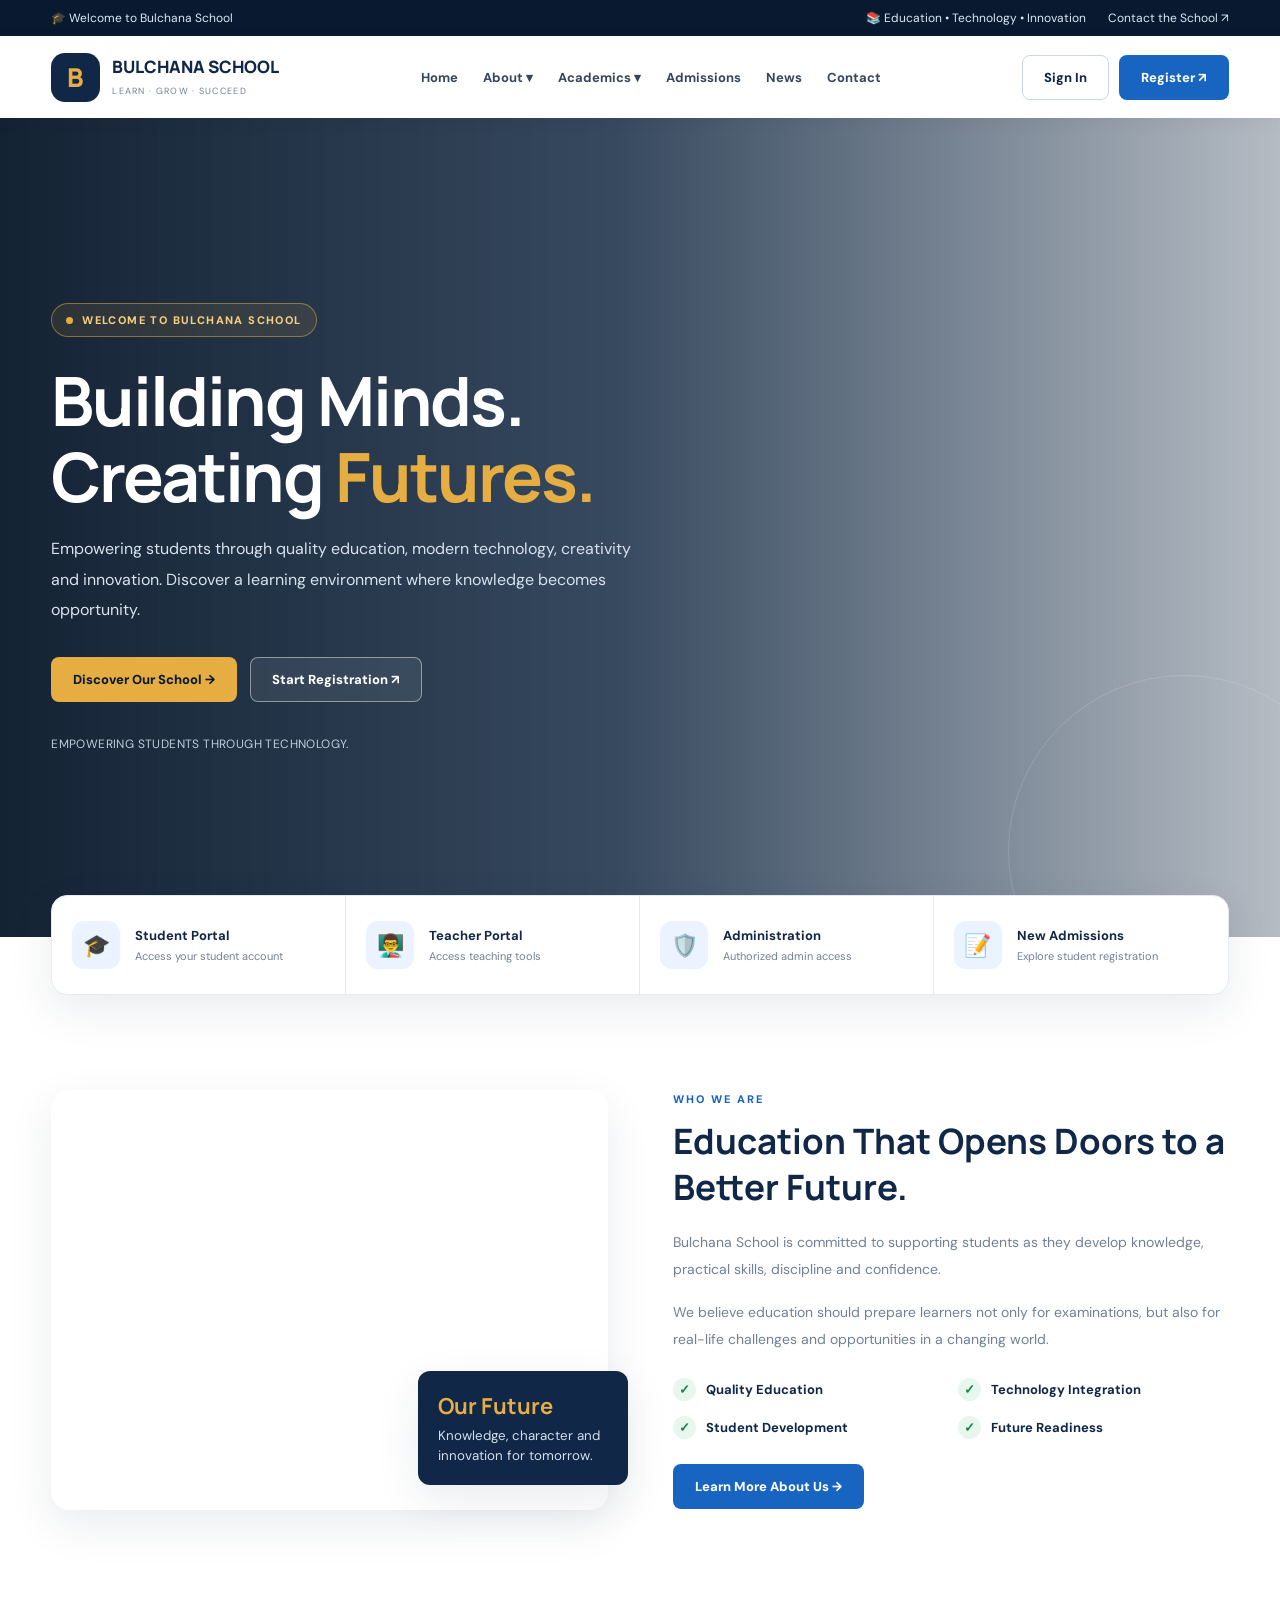
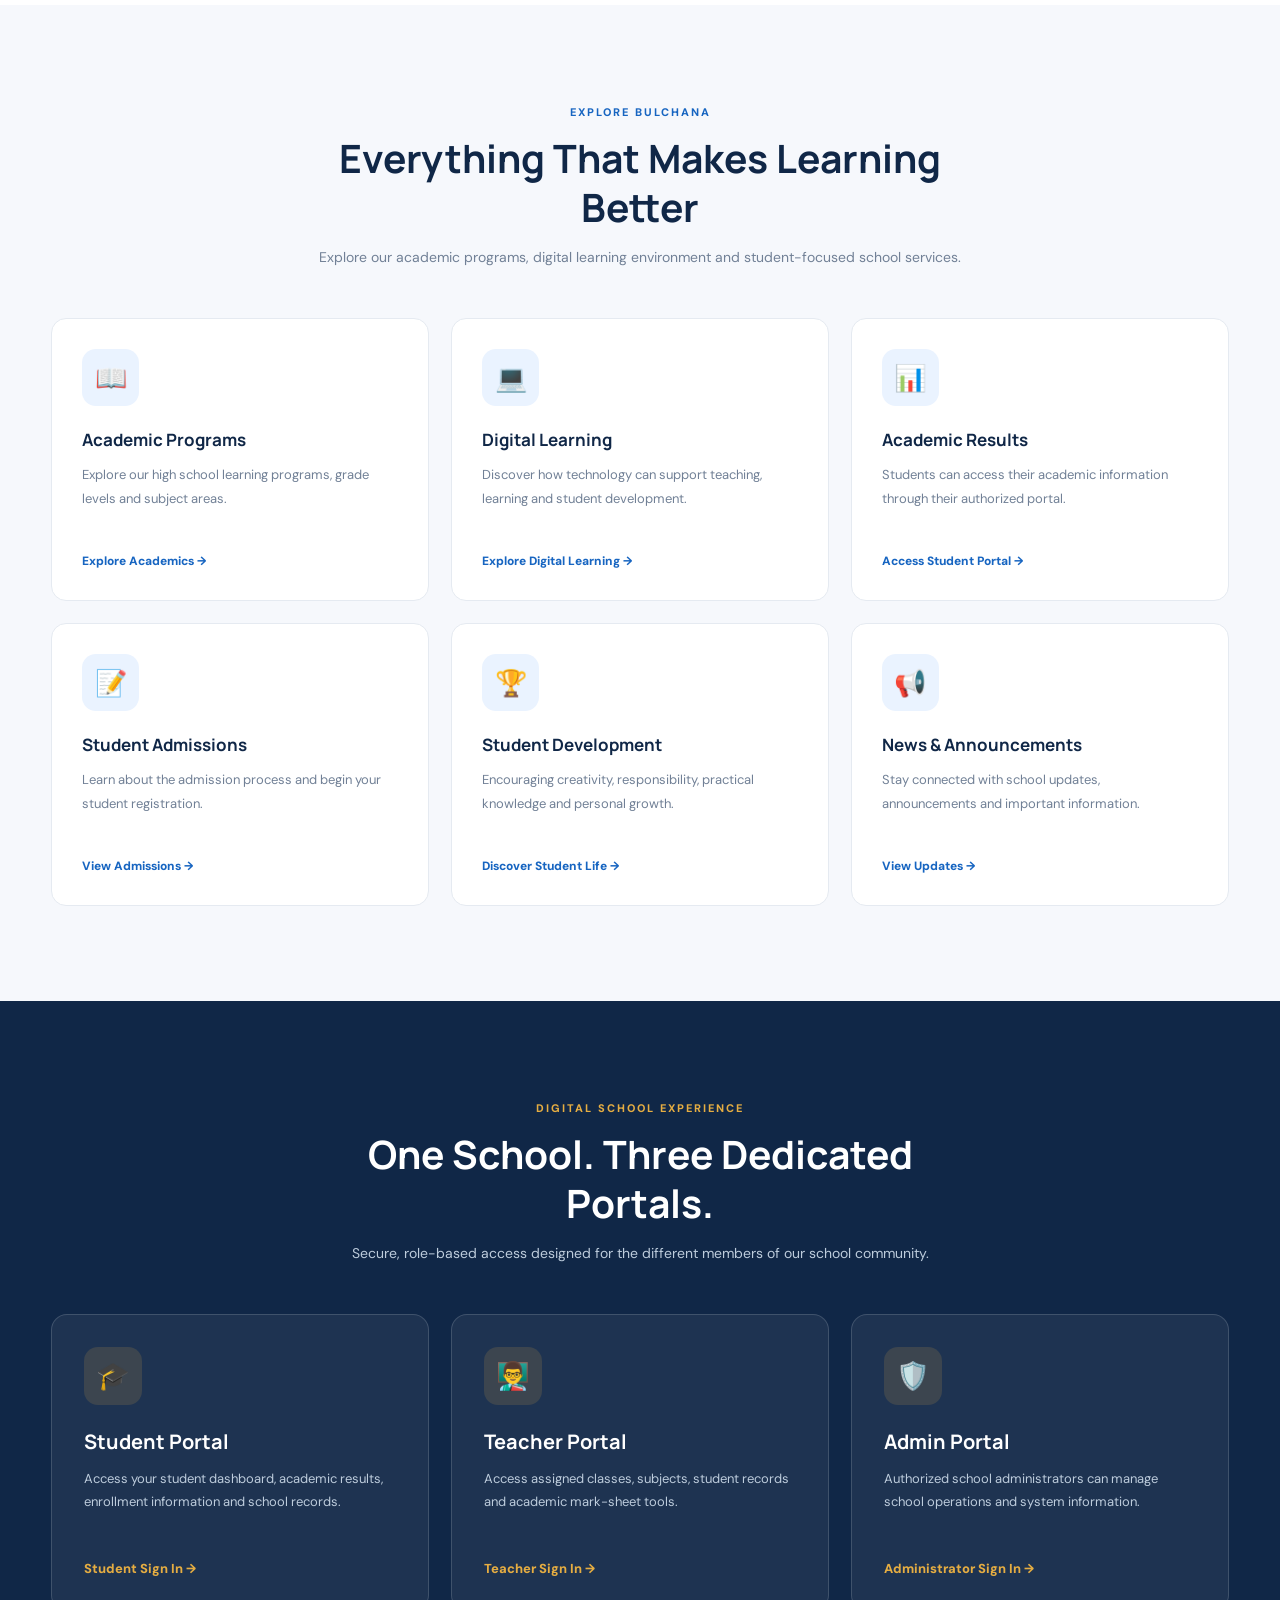
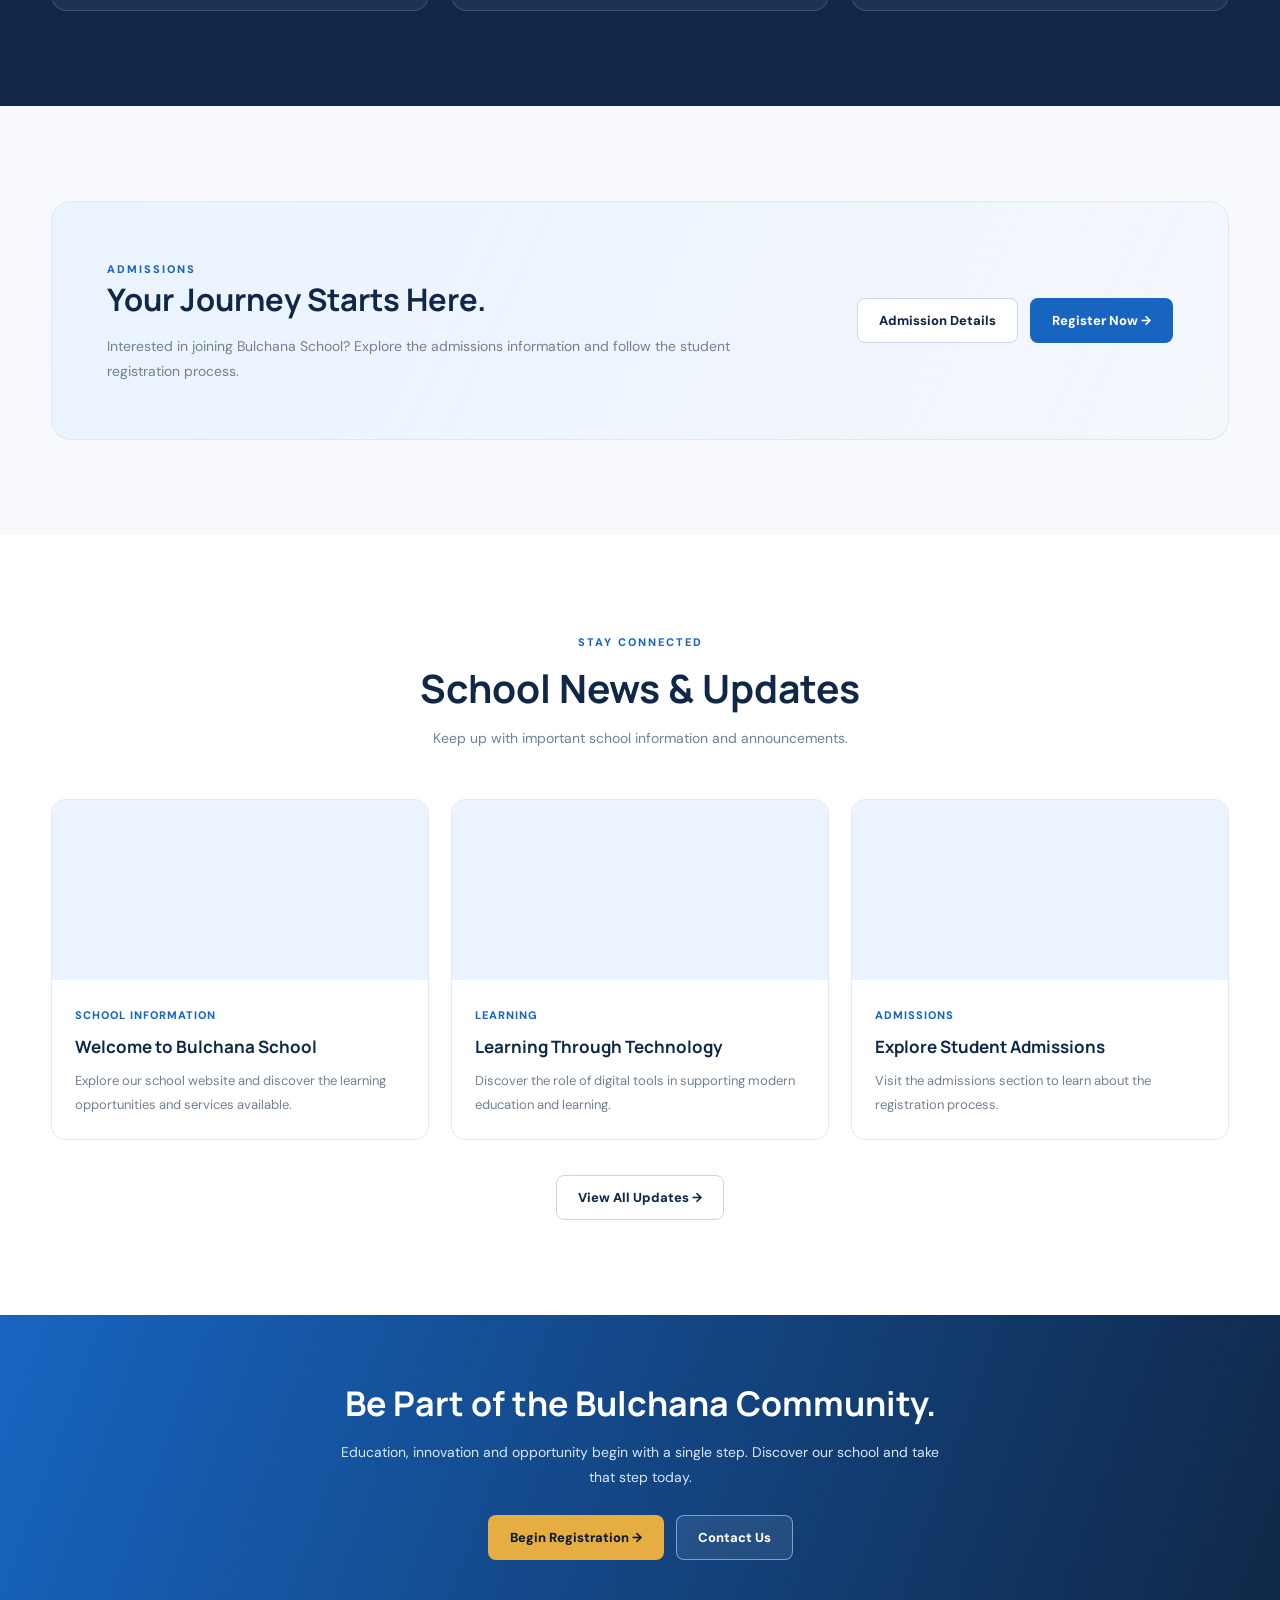
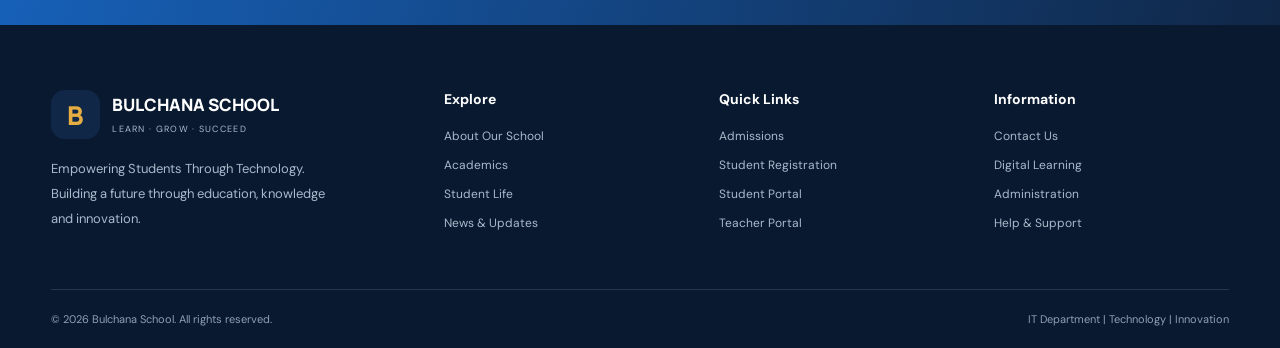
<file: index.html>
<!DOCTYPE html>
<html lang="en">
<head>
<meta charset="UTF-8">
<meta name="viewport" content="width=device-width, initial-scale=1.0">
<meta name="theme-color" content="#102747">
<meta name="description" content="Bulchana School — Empowering students through quality education, technology and innovation.">
<title>Bulchana School | Empowering Students Through Technology</title>

<link rel="preconnect" href="https://fonts.googleapis.com">
<link rel="preconnect" href="https://fonts.gstatic.com" crossorigin>
<link href="https://fonts.googleapis.com/css2?family=DM+Sans:wght@400;500;600;700;800&family=Manrope:wght@500;600;700;800&display=swap" rel="stylesheet">

<style>
:root {
  --navy:#102747;
  --deep:#091a30;
  --blue:#1765c1;
  --light-blue:#eaf3ff;
  --gold:#e5ad42;
  --white:#ffffff;
  --text:#26384d;
  --muted:#718096;
  --bg:#f6f8fc;
  --border:#e5eaf1;
  --shadow:0 15px 45px rgba(16,39,71,.09);
}

* {
  margin:0;
  padding:0;
  box-sizing:border-box;
}

html {
  scroll-behavior:smooth;
  scroll-padding-top:90px;
}

body {
  font-family:'DM Sans',sans-serif;
  color:var(--text);
  background:var(--white);
  overflow-x:hidden;
}

a {
  color:inherit;
  text-decoration:none;
}

button {
  font:inherit;
}

.container {
  width:min(1180px,92%);
  margin:auto;
}

/* TOP BAR */

.topbar {
  background:var(--deep);
  color:#dce7f5;
  padding:10px 0;
  font-size:12px;
}

.topbar-inner {
  display:flex;
  justify-content:space-between;
  align-items:center;
  gap:15px;
  flex-wrap:wrap;
}

.topbar-info {
  display:flex;
  gap:22px;
  flex-wrap:wrap;
}

.topbar a:hover {
  color:var(--gold);
}

/* HEADER */

header {
  position:sticky;
  top:0;
  z-index:1000;
  background:rgba(255,255,255,.96);
  backdrop-filter:blur(15px);
  box-shadow:0 3px 18px rgba(0,0,0,.05);
}

.navbar {
  height:82px;
  display:flex;
  align-items:center;
  justify-content:space-between;
  gap:25px;
}

.brand {
  display:flex;
  align-items:center;
  gap:12px;
  flex-shrink:0;
}

.brand-logo {
  width:49px;
  height:49px;
  display:grid;
  place-items:center;
  background:var(--navy);
  color:var(--gold);
  border-radius:14px;
  font-family:Manrope,sans-serif;
  font-size:26px;
  font-weight:800;
}

.brand-name strong {
  display:block;
  font-family:Manrope,sans-serif;
  color:var(--navy);
  font-size:17px;
  font-weight:800;
}

.brand-name small {
  color:var(--muted);
  font-size:9px;
  letter-spacing:1.3px;
}

.nav-links {
  display:flex;
  align-items:center;
  gap:25px;
}

.nav-links > a,
.nav-menu-button {
  color:#34465d;
  font-size:13px;
  font-weight:700;
  transition:.2s;
}

.nav-links > a:hover,
.nav-menu-button:hover {
  color:var(--blue);
}

.nav-menu {
  position:relative;
}

.nav-menu-button {
  border:0;
  background:none;
  cursor:pointer;
  padding:12px 0;
}

.dropdown {
  position:absolute;
  top:100%;
  left:-15px;
  min-width:215px;
  padding:10px;
  background:white;
  border:1px solid var(--border);
  border-radius:13px;
  box-shadow:var(--shadow);
  display:none;
}

.nav-menu.open .dropdown,
.nav-menu:hover .dropdown,
.nav-menu:focus-within .dropdown {
  display:block;
}

.dropdown a {
  display:block;
  padding:11px 12px;
  border-radius:8px;
  color:var(--text);
  font-size:13px;
  font-weight:600;
}

.dropdown a:hover {
  background:var(--light-blue);
  color:var(--blue);
}

.nav-actions {
  display:flex;
  align-items:center;
  gap:10px;
}

.btn {
  display:inline-flex;
  justify-content:center;
  align-items:center;
  gap:8px;
  padding:13px 21px;
  border-radius:8px;
  font-size:13px;
  font-weight:800;
  transition:.25s;
  cursor:pointer;
  border:1px solid transparent;
}

.btn-primary {
  background:var(--blue);
  color:white;
}

.btn-primary:hover {
  background:#0f4e9b;
  transform:translateY(-2px);
}

.btn-outline {
  color:var(--navy);
  border-color:#cbd6e4;
  background:white;
}

.btn-outline:hover {
  border-color:var(--blue);
  color:var(--blue);
}

.menu-toggle {
  display:none;
  width:43px;
  height:43px;
  border:1px solid var(--border);
  border-radius:9px;
  background:white;
  color:var(--navy);
  font-size:23px;
  cursor:pointer;
}

/* HERO */

.hero {
  position:relative;
  min-height:610px;
  display:flex;
  align-items:center;
  overflow:hidden;
  background:
    linear-gradient(90deg,rgba(5,20,39,.94) 0%,rgba(8,31,58,.81) 48%,rgba(8,31,58,.30) 100%),
    url("https://images.unsplash.com/photo-1562774053-701939374585?auto=format&fit=crop&w=1900&q=90")
    center/cover no-repeat;
}

.hero::after {
  content:"";
  position:absolute;
  bottom:-90px;
  right:-80px;
  width:350px;
  height:350px;
  border:1px solid rgba(255,255,255,.15);
  border-radius:50%;
}

.hero-content {
  position:relative;
  z-index:2;
  max-width:720px;
  padding:90px 0;
  animation:appear .9s ease both;
}

.eyebrow {
  display:inline-flex;
  align-items:center;
  gap:9px;
  padding:9px 14px;
  border:1px solid rgba(229,173,66,.5);
  border-radius:30px;
  color:#f4cf83;
  background:rgba(229,173,66,.10);
  font-size:11px;
  font-weight:800;
  letter-spacing:1.4px;
  text-transform:uppercase;
}

.eyebrow span {
  width:7px;
  height:7px;
  border-radius:50%;
  background:var(--gold);
}

.hero h1 {
  margin:25px 0 20px;
  color:white;
  font-family:Manrope,sans-serif;
  font-size:clamp(39px,6vw,68px);
  line-height:1.12;
  letter-spacing:-2px;
}

.hero h1 em {
  color:var(--gold);
  font-style:normal;
}

.hero-description {
  max-width:580px;
  color:#d8e2ef;
  font-size:16px;
  line-height:1.9;
}

.hero-buttons {
  display:flex;
  gap:13px;
  flex-wrap:wrap;
  margin-top:32px;
}

.btn-gold {
  background:var(--gold);
  color:var(--deep);
}

.btn-gold:hover {
  background:#f1c46d;
  transform:translateY(-3px);
}

.btn-glass {
  color:white;
  border-color:rgba(255,255,255,.45);
  background:rgba(255,255,255,.08);
}

.btn-glass:hover {
  background:rgba(255,255,255,.18);
}

.hero-note {
  margin-top:34px;
  color:#bdcddd;
  font-size:12px;
  letter-spacing:.4px;
}

/* QUICK ACCESS */

.quick-access {
  position:relative;
  z-index:5;
  margin-top:-42px;
}

.quick-grid {
  display:grid;
  grid-template-columns:repeat(4,1fr);
  background:white;
  border-radius:16px;
  box-shadow:var(--shadow);
  border:1px solid var(--border);
  overflow:hidden;
}

.quick-card {
  padding:25px 20px;
  display:flex;
  align-items:center;
  gap:15px;
  transition:.25s;
}

.quick-card:not(:last-child) {
  border-right:1px solid var(--border);
}

.quick-card:hover {
  background:var(--light-blue);
  transform:translateY(-3px);
}

.quick-icon {
  width:48px;
  height:48px;
  flex-shrink:0;
  display:grid;
  place-items:center;
  background:var(--light-blue);
  border-radius:12px;
  font-size:22px;
}

.quick-card strong {
  display:block;
  color:var(--navy);
  font-size:13px;
}

.quick-card small {
  display:block;
  color:var(--muted);
  margin-top:5px;
  font-size:11px;
}

/* GENERAL SECTIONS */

section {
  padding:95px 0;
}

.section-heading {
  max-width:650px;
  margin:0 auto 48px;
  text-align:center;
}

.section-tag {
  color:var(--blue);
  font-size:11px;
  font-weight:800;
  letter-spacing:2px;
  text-transform:uppercase;
}

.section-heading h2 {
  margin:13px 0;
  color:var(--navy);
  font-family:Manrope,sans-serif;
  font-size:clamp(28px,4vw,39px);
  line-height:1.25;
}

.section-heading p {
  color:var(--muted);
  font-size:14px;
  line-height:1.8;
}

/* ABOUT */

.about-grid {
  display:grid;
  grid-template-columns:1fr 1fr;
  gap:65px;
  align-items:center;
}

.about-image {
  min-height:420px;
  position:relative;
  border-radius:18px;
  background:
    url("https://images.unsplash.com/photo-1509062522246-3755977927d7?auto=format&fit=crop&w=1100&q=85")
    center/cover;
  box-shadow:var(--shadow);
}

.image-label {
  position:absolute;
  right:-20px;
  bottom:25px;
  max-width:210px;
  padding:20px;
  border-radius:12px;
  background:var(--navy);
  color:white;
  box-shadow:var(--shadow);
}

.image-label strong {
  display:block;
  color:var(--gold);
  font-family:Manrope,sans-serif;
  font-size:22px;
}

.image-label small {
  display:block;
  margin-top:5px;
  color:#d4deeb;
  line-height:1.5;
}

.about-content .section-tag {
  display:block;
  margin-bottom:13px;
}

.about-content h2 {
  color:var(--navy);
  font-family:Manrope,sans-serif;
  font-size:35px;
  line-height:1.3;
  margin-bottom:19px;
}

.about-content p {
  color:var(--muted);
  font-size:14px;
  line-height:1.9;
  margin-bottom:17px;
}

.about-points {
  display:grid;
  grid-template-columns:1fr 1fr;
  gap:15px;
  margin:25px 0;
}

.about-point {
  display:flex;
  gap:10px;
  align-items:center;
  color:var(--navy);
  font-size:13px;
  font-weight:700;
}

.check {
  width:23px;
  height:23px;
  display:grid;
  place-items:center;
  flex-shrink:0;
  border-radius:50%;
  background:#e7f7ed;
  color:#16834a;
}

/* FEATURES */

.features-section {
  background:var(--bg);
}

.feature-grid {
  display:grid;
  grid-template-columns:repeat(3,1fr);
  gap:22px;
}

.feature-card {
  padding:30px;
  background:white;
  border:1px solid var(--border);
  border-radius:15px;
  transition:.3s;
}

.feature-card:hover {
  transform:translateY(-7px);
  box-shadow:var(--shadow);
  border-color:#c6dcf7;
}

.feature-icon {
  width:57px;
  height:57px;
  display:grid;
  place-items:center;
  background:var(--light-blue);
  border-radius:14px;
  font-size:26px;
  margin-bottom:22px;
}

.feature-card h3 {
  color:var(--navy);
  font-family:Manrope,sans-serif;
  font-size:17px;
  margin-bottom:12px;
}

.feature-card p {
  color:var(--muted);
  font-size:13px;
  line-height:1.8;
  min-height:70px;
}

.feature-link {
  display:inline-block;
  margin-top:20px;
  color:var(--blue);
  font-size:12px;
  font-weight:800;
}

.feature-link:hover {
  color:var(--navy);
}

/* PORTALS */

.portal-section {
  background:var(--navy);
  color:white;
}

.portal-section .section-heading h2 {
  color:white;
}

.portal-section .section-heading p {
  color:#bdccdc;
}

.portal-grid {
  display:grid;
  grid-template-columns:repeat(3,1fr);
  gap:22px;
}

.portal-card {
  padding:32px;
  border:1px solid rgba(255,255,255,.15);
  background:rgba(255,255,255,.06);
  border-radius:16px;
  transition:.3s;
}

.portal-card:hover {
  background:rgba(255,255,255,.12);
  transform:translateY(-6px);
}

.portal-icon {
  width:58px;
  height:58px;
  display:grid;
  place-items:center;
  background:rgba(229,173,66,.15);
  border-radius:14px;
  font-size:27px;
  margin-bottom:23px;
}

.portal-card h3 {
  font-family:Manrope,sans-serif;
  font-size:20px;
  margin-bottom:12px;
}

.portal-card p {
  color:#bdccdc;
  font-size:13px;
  line-height:1.8;
  min-height:70px;
}

.portal-card a {
  display:inline-flex;
  margin-top:23px;
  color:var(--gold);
  font-size:13px;
  font-weight:800;
}

/* ADMISSIONS */

.admissions {
  background:#f7f9fc;
}

.admission-box {
  display:grid;
  grid-template-columns:1.3fr .7fr;
  align-items:center;
  gap:30px;
  padding:55px;
  border-radius:20px;
  background:linear-gradient(115deg,#eaf3ff,#f4f7fc);
  border:1px solid #dce8f7;
}

.admission-box h2 {
  color:var(--navy);
  font-family:Manrope,sans-serif;
  font-size:31px;
  margin-bottom:14px;
}

.admission-box p {
  color:var(--muted);
  font-size:14px;
  line-height:1.8;
}

.admission-actions {
  display:flex;
  justify-content:flex-end;
  flex-wrap:wrap;
  gap:12px;
}

/* ANNOUNCEMENTS */

.announcement-grid {
  display:grid;
  grid-template-columns:repeat(3,1fr);
  gap:22px;
}

.announcement-card {
  border:1px solid var(--border);
  border-radius:14px;
  overflow:hidden;
  background:white;
  transition:.25s;
}

.announcement-card:hover {
  transform:translateY(-5px);
  box-shadow:var(--shadow);
}

.announcement-image {
  height:180px;
  background:#eaf3ff center/cover no-repeat;
}

.announcement-body {
  padding:23px;
}

.announcement-body small {
  color:var(--blue);
  font-weight:800;
  font-size:11px;
  letter-spacing:1px;
}

.announcement-body h3 {
  color:var(--navy);
  font-family:Manrope,sans-serif;
  font-size:17px;
  margin:11px 0;
}

.announcement-body p {
  color:var(--muted);
  font-size:13px;
  line-height:1.8;
}

/* CTA */

.cta {
  padding:65px 0;
  background:linear-gradient(110deg,#1765c1,#102747);
  text-align:center;
}

.cta h2 {
  color:white;
  font-family:Manrope,sans-serif;
  font-size:34px;
  margin-bottom:14px;
}

.cta p {
  max-width:600px;
  margin:0 auto 25px;
  color:#d9e8f9;
  font-size:14px;
  line-height:1.8;
}

/* FOOTER */

footer {
  background:var(--deep);
  color:#c1cede;
  padding:65px 0 22px;
}

.footer-grid {
  display:grid;
  grid-template-columns:1.5fr 1fr 1fr 1fr;
  gap:40px;
  padding-bottom:45px;
}

.footer-brand p {
  max-width:290px;
  margin-top:18px;
  color:#aab9cb;
  font-size:13px;
  line-height:1.9;
}

.footer-column h3 {
  color:white;
  font-size:14px;
  margin-bottom:20px;
}

.footer-column a {
  display:block;
  margin-bottom:13px;
  color:#aab9cb;
  font-size:12px;
  transition:.2s;
}

.footer-column a:hover {
  color:var(--gold);
  padding-left:4px;
}

.footer-bottom {
  padding-top:22px;
  border-top:1px solid rgba(255,255,255,.12);
  display:flex;
  justify-content:space-between;
  gap:15px;
  flex-wrap:wrap;
  color:#8fa0b5;
  font-size:11px;
}

/* BACK TO TOP */

.back-top {
  position:fixed;
  z-index:900;
  right:22px;
  bottom:22px;
  width:45px;
  height:45px;
  display:grid;
  place-items:center;
  border:0;
  border-radius:12px;
  background:var(--blue);
  color:white;
  font-size:20px;
  cursor:pointer;
  opacity:0;
  visibility:hidden;
  transform:translateY(10px);
  transition:.25s;
  box-shadow:var(--shadow);
}

.back-top.visible {
  opacity:1;
  visibility:visible;
  transform:translateY(0);
}

/* ANIMATION */

@keyframes appear {
  from {opacity:0;transform:translateY(25px)}
  to {opacity:1;transform:translateY(0)}
}

.reveal {
  opacity:0;
  transform:translateY(25px);
  transition:.7s ease;
}

.reveal.show {
  opacity:1;
  transform:translateY(0);
}

/* RESPONSIVE */

@media(max-width:1000px) {
  .nav-links {gap:15px}
  .nav-links > a,.nav-menu-button {font-size:12px}
  .quick-grid {grid-template-columns:repeat(2,1fr)}
  .quick-card:nth-child(2) {border-right:0}
  .quick-card:nth-child(-n+2) {border-bottom:1px solid var(--border)}
  .footer-grid {grid-template-columns:repeat(2,1fr)}
}

@media(max-width:760px) {
  .topbar-inner {justify-content:center}
  .topbar-info {justify-content:center}
  .navbar {height:72px}
  .menu-toggle {display:block}
  .nav-actions {margin-left:auto}
  .nav-actions .btn {padding:11px 13px;font-size:11px}

  .nav-links {
    position:absolute;
    top:72px;
    left:0;
    right:0;
    display:none;
    align-items:stretch;
    flex-direction:column;
    gap:0;
    padding:12px 4%;
    background:white;
    border-top:1px solid var(--border);
    box-shadow:var(--shadow);
  }

  .nav-links.active {display:flex}
  .nav-links > a,.nav-menu-button {
    display:block;
    width:100%;
    padding:14px 8px;
    font-size:14px;
    text-align:left;
  }

  .dropdown {
    position:static;
    display:none;
    margin:0 0 8px 10px;
    box-shadow:none;
    border:0;
    background:var(--bg);
  }

  .nav-menu.open .dropdown {display:block}
  .hero {min-height:570px}
  .hero-content {padding:75px 0}
  .hero h1 {letter-spacing:-1px}
  .about-grid {grid-template-columns:1fr;gap:45px}
  .about-image {min-height:330px;margin-right:15px}
  .feature-grid,.portal-grid,.announcement-grid {grid-template-columns:repeat(2,1fr)}
  .admission-box {grid-template-columns:1fr;padding:35px}
  .admission-actions {justify-content:flex-start}
}

@media(max-width:520px) {
  .topbar {font-size:10px}
  .topbar-info {gap:10px}
  .brand-name strong {font-size:14px}
  .brand-name small {font-size:8px}
  .brand-logo {width:42px;height:42px}
  .nav-actions .btn {display:none}
  .hero {min-height:570px}
  .hero h1 {font-size:41px}
  .hero-description {font-size:14px}
  .hero-buttons .btn {width:100%}
  .quick-grid {grid-template-columns:1fr}
  .quick-card {padding:18px}
  .quick-card:not(:last-child) {border-right:0;border-bottom:1px solid var(--border)}
  section {padding:70px 0}
  .feature-grid,.portal-grid,.announcement-grid {grid-template-columns:1fr}
  .feature-card,.portal-card {padding:25px}
  .about-content h2 {font-size:29px}
  .about-points {grid-template-columns:1fr}
  .image-label {right:-10px}
  .admission-box {padding:27px 22px}
  .admission-box h2 {font-size:26px}
  .admission-actions .btn {width:100%}
  .cta h2 {font-size:27px}
  .footer-grid {grid-template-columns:1fr;gap:30px}
  .footer-bottom {flex-direction:column}
}
</style>
</head>

<body>

<div class="topbar">
  <div class="container topbar-inner">
    <div>🎓 Welcome to Bulchana School</div>
    <div class="topbar-info">
      <span>📚 Education • Technology • Innovation</span>
      <a href="contact.html">Contact the School ↗</a>
    </div>
  </div>
</div>

<header>
  <div class="container navbar">

    <a href="index.html" class="brand">
      <div class="brand-logo">B</div>
      <div class="brand-name">
        <strong>BULCHANA SCHOOL</strong>
        <small>LEARN · GROW · SUCCEED</small>
      </div>
    </a>

    <nav class="nav-links" id="navLinks">
      <a href="index.html">Home</a>

      <div class="nav-menu" id="aboutMenu">
        <button class="nav-menu-button" type="button">About ▾</button>
        <div class="dropdown">
          <a href="about.html">About Our School</a>
          <a href="about.html#mission">Our Mission & Vision</a>
          <a href="about.html#leadership">School Leadership</a>
        </div>
      </div>

      <div class="nav-menu" id="academicMenu">
        <button class="nav-menu-button" type="button">Academics ▾</button>
        <div class="dropdown">
          <a href="academics.html">Academic Programs</a>
          <a href="academics.html#grades">Grades 9–12</a>
          <a href="academics.html#subjects">Subjects & Learning</a>
        </div>
      </div>

      <a href="admissions.html">Admissions</a>
      <a href="announcements.html">News</a>
      <a href="contact.html">Contact</a>
    </nav>

    <div class="nav-actions">
      <a href="login.html" class="btn btn-outline">Sign In</a>
      <a href="register.html" class="btn btn-primary">Register ↗</a>
      <button class="menu-toggle" id="menuToggle" aria-label="Open navigation menu">☰</button>
    </div>

  </div>
</header>

<main>

<!-- HERO -->

<section class="hero">
  <div class="container">
    <div class="hero-content">
      <div class="eyebrow"><span></span> Welcome to Bulchana School</div>

      <h1>Building Minds.<br>Creating <em>Futures.</em></h1>

      <p class="hero-description">
        Empowering students through quality education, modern technology,
        creativity and innovation. Discover a learning environment where
        knowledge becomes opportunity.
      </p>

      <div class="hero-buttons">
        <a href="about.html" class="btn btn-gold">Discover Our School →</a>
        <a href="register.html" class="btn btn-glass">Start Registration ↗</a>
      </div>

      <div class="hero-note">
        EMPOWERING STUDENTS THROUGH TECHNOLOGY.
      </div>
    </div>
  </div>
</section>

<!-- QUICK ACCESS -->

<div class="container quick-access">
  <div class="quick-grid">

    <a href="login.html" class="quick-card">
      <div class="quick-icon">🎓</div>
      <div>
        <strong>Student Portal</strong>
        <small>Access your student account</small>
      </div>
    </a>

    <a href="login.html" class="quick-card">
      <div class="quick-icon">👨‍🏫</div>
      <div>
        <strong>Teacher Portal</strong>
        <small>Access teaching tools</small>
      </div>
    </a>

    <a href="login.html" class="quick-card">
      <div class="quick-icon">🛡️</div>
      <div>
        <strong>Administration</strong>
        <small>Authorized admin access</small>
      </div>
    </a>

    <a href="admissions.html" class="quick-card">
      <div class="quick-icon">📝</div>
      <div>
        <strong>New Admissions</strong>
        <small>Explore student registration</small>
      </div>
    </a>

  </div>
</div>

<!-- ABOUT -->

<section id="about">
  <div class="container about-grid">

    <div class="about-image reveal">
      <div class="image-label">
        <strong>Our Future</strong>
        <small>Knowledge, character and innovation for tomorrow.</small>
      </div>
    </div>

    <div class="about-content reveal">
      <span class="section-tag">Who We Are</span>
      <h2>Education That Opens Doors to a Better Future.</h2>

      <p>
        Bulchana School is committed to supporting students as they develop
        knowledge, practical skills, discipline and confidence.
      </p>

      <p>
        We believe education should prepare learners not only for examinations,
        but also for real-life challenges and opportunities in a changing world.
      </p>

      <div class="about-points">
        <div class="about-point"><span class="check">✓</span> Quality Education</div>
        <div class="about-point"><span class="check">✓</span> Technology Integration</div>
        <div class="about-point"><span class="check">✓</span> Student Development</div>
        <div class="about-point"><span class="check">✓</span> Future Readiness</div>
      </div>

      <a href="about.html" class="btn btn-primary">Learn More About Us →</a>
    </div>

  </div>
</section>

<!-- FEATURES -->

<section class="features-section" id="features">
  <div class="container">

    <div class="section-heading reveal">
      <span class="section-tag">Explore Bulchana</span>
      <h2>Everything That Makes Learning Better</h2>
      <p>
        Explore our academic programs, digital learning environment
        and student-focused school services.
      </p>
    </div>

    <div class="feature-grid">

      <article class="feature-card reveal">
        <div class="feature-icon">📖</div>
        <h3>Academic Programs</h3>
        <p>Explore our high school learning programs, grade levels and subject areas.</p>
        <a href="academics.html" class="feature-link">Explore Academics →</a>
      </article>

      <article class="feature-card reveal">
        <div class="feature-icon">💻</div>
        <h3>Digital Learning</h3>
        <p>Discover how technology can support teaching, learning and student development.</p>
        <a href="digital-learning.html" class="feature-link">Explore Digital Learning →</a>
      </article>

      <article class="feature-card reveal">
        <div class="feature-icon">📊</div>
        <h3>Academic Results</h3>
        <p>Students can access their academic information through their authorized portal.</p>
        <a href="login.html" class="feature-link">Access Student Portal →</a>
      </article>

      <article class="feature-card reveal">
        <div class="feature-icon">📝</div>
        <h3>Student Admissions</h3>
        <p>Learn about the admission process and begin your student registration.</p>
        <a href="admissions.html" class="feature-link">View Admissions →</a>
      </article>

      <article class="feature-card reveal">
        <div class="feature-icon">🏆</div>
        <h3>Student Development</h3>
        <p>Encouraging creativity, responsibility, practical knowledge and personal growth.</p>
        <a href="student-life.html" class="feature-link">Discover Student Life →</a>
      </article>

      <article class="feature-card reveal">
        <div class="feature-icon">📢</div>
        <h3>News & Announcements</h3>
        <p>Stay connected with school updates, announcements and important information.</p>
        <a href="announcements.html" class="feature-link">View Updates →</a>
      </article>

    </div>
  </div>
</section>

<!-- PORTALS -->

<section class="portal-section">
  <div class="container">

    <div class="section-heading reveal">
      <span class="section-tag" style="color:#e5ad42">Digital School Experience</span>
      <h2>One School. Three Dedicated Portals.</h2>
      <p>Secure, role-based access designed for the different members of our school community.</p>
    </div>

    <div class="portal-grid">

      <article class="portal-card reveal">
        <div class="portal-icon">🎓</div>
        <h3>Student Portal</h3>
        <p>Access your student dashboard, academic results, enrollment information and school records.</p>
        <a href="login.html">Student Sign In →</a>
      </article>

      <article class="portal-card reveal">
        <div class="portal-icon">👨‍🏫</div>
        <h3>Teacher Portal</h3>
        <p>Access assigned classes, subjects, student records and academic mark-sheet tools.</p>
        <a href="login.html">Teacher Sign In →</a>
      </article>

      <article class="portal-card reveal">
        <div class="portal-icon">🛡️</div>
        <h3>Admin Portal</h3>
        <p>Authorized school administrators can manage school operations and system information.</p>
        <a href="login.html">Administrator Sign In →</a>
      </article>

    </div>
  </div>
</section>

<!-- ADMISSIONS -->

<section class="admissions">
  <div class="container">
    <div class="admission-box reveal">
      <div>
        <span class="section-tag">Admissions</span>
        <h2>Your Journey Starts Here.</h2>
        <p>
          Interested in joining Bulchana School? Explore the admissions
          information and follow the student registration process.
        </p>
      </div>

      <div class="admission-actions">
        <a href="admissions.html" class="btn btn-outline">Admission Details</a>
        <a href="register.html" class="btn btn-primary">Register Now →</a>
      </div>
    </div>
  </div>
</section>

<!-- ANNOUNCEMENTS -->

<section>
  <div class="container">

    <div class="section-heading reveal">
      <span class="section-tag">Stay Connected</span>
      <h2>School News & Updates</h2>
      <p>Keep up with important school information and announcements.</p>
    </div>

    <div class="announcement-grid">

      <article class="announcement-card reveal">
        <div class="announcement-image"
          style="background-image:url('https://images.unsplash.com/photo-1529390079861-591de354faf5?auto=format&fit=crop&w=800&q=80')">
        </div>
        <div class="announcement-body">
          <small>SCHOOL INFORMATION</small>
          <h3>Welcome to Bulchana School</h3>
          <p>Explore our school website and discover the learning opportunities and services available.</p>
        </div>
      </article>

      <article class="announcement-card reveal">
        <div class="announcement-image"
          style="background-image:url('https://images.unsplash.com/photo-1509062522246-3755977927d7?auto=format&fit=crop&w=800&q=80')">
        </div>
        <div class="announcement-body">
          <small>LEARNING</small>
          <h3>Learning Through Technology</h3>
          <p>Discover the role of digital tools in supporting modern education and learning.</p>
        </div>
      </article>

      <article class="announcement-card reveal">
        <div class="announcement-image"
          style="background-image:url('https://images.unsplash.com/photo-1427504494785-3a9ca7044f45?auto=format&fit=crop&w=800&q=80')">
        </div>
        <div class="announcement-body">
          <small>ADMISSIONS</small>
          <h3>Explore Student Admissions</h3>
          <p>Visit the admissions section to learn about the registration process.</p>
        </div>
      </article>

    </div>

    <div style="text-align:center;margin-top:35px">
      <a href="announcements.html" class="btn btn-outline">View All Updates →</a>
    </div>

  </div>
</section>

<!-- CTA -->

<section class="cta">
  <div class="container reveal">
    <h2>Be Part of the Bulchana Community.</h2>
    <p>
      Education, innovation and opportunity begin with a single step.
      Discover our school and take that step today.
    </p>
    <a href="register.html" class="btn btn-gold">Begin Registration →</a>
    <a href="contact.html" class="btn btn-glass" style="margin-left:8px">Contact Us</a>
  </div>
</section>

</main>

<!-- FOOTER -->

<footer>
  <div class="container">

    <div class="footer-grid">

      <div class="footer-brand">
        <a href="index.html" class="brand">
          <div class="brand-logo">B</div>
          <div class="brand-name">
            <strong style="color:white">BULCHANA SCHOOL</strong>
            <small style="color:#aab9cb">LEARN · GROW · SUCCEED</small>
          </div>
        </a>

        <p>
          Empowering Students Through Technology.
          Building a future through education, knowledge and innovation.
        </p>
      </div>

      <div class="footer-column">
        <h3>Explore</h3>
        <a href="about.html">About Our School</a>
        <a href="academics.html">Academics</a>
        <a href="student-life.html">Student Life</a>
        <a href="announcements.html">News & Updates</a>
      </div>

      <div class="footer-column">
        <h3>Quick Links</h3>
        <a href="admissions.html">Admissions</a>
        <a href="register.html">Student Registration</a>
        <a href="login.html">Student Portal</a>
        <a href="login.html">Teacher Portal</a>
      </div>

      <div class="footer-column">
        <h3>Information</h3>
        <a href="contact.html">Contact Us</a>
        <a href="digital-learning.html">Digital Learning</a>
        <a href="login.html">Administration</a>
        <a href="contact.html">Help & Support</a>
      </div>

    </div>

    <div class="footer-bottom">
      <span>© <span id="year"></span> Bulchana School. All rights reserved.</span>
      <span>IT Department | Technology | Innovation</span>
    </div>

  </div>
</footer>

<button class="back-top" id="backTop" aria-label="Back to top">↑</button>

<script>
// MOBILE NAVIGATION
const menuToggle = document.getElementById("menuToggle");
const navLinks = document.getElementById("navLinks");

menuToggle.addEventListener("click", () => {
  navLinks.classList.toggle("active");
  menuToggle.textContent = navLinks.classList.contains("active") ? "✕" : "☰";
});

// MOBILE DROPDOWNS
document.querySelectorAll(".nav-menu-button").forEach(button => {
  button.addEventListener("click", () => {
    const parent = button.closest(".nav-menu");
    parent.classList.toggle("open");
  });
});

// CLOSE MENU AFTER NAVIGATION
document.querySelectorAll(".nav-links a").forEach(link => {
  link.addEventListener("click", () => {
    navLinks.classList.remove("active");
    menuToggle.textContent = "☰";
  });
});

// FOOTER YEAR
document.getElementById("year").textContent = new Date().getFullYear();

// BACK TO TOP
const backTop = document.getElementById("backTop");

window.addEventListener("scroll", () => {
  backTop.classList.toggle("visible", window.scrollY > 450);
});

backTop.addEventListener("click", () => {
  window.scrollTo({top:0,behavior:"smooth"});
});

// SCROLL REVEAL ANIMATION
const observer = new IntersectionObserver(entries => {
  entries.forEach(entry => {
    if (entry.isIntersecting) {
      entry.target.classList.add("show");
      observer.unobserve(entry.target);
    }
  });
}, {threshold:0.12});

document.querySelectorAll(".reveal").forEach(element => {
  observer.observe(element);
});
</script>

</body>
</html>
</file>
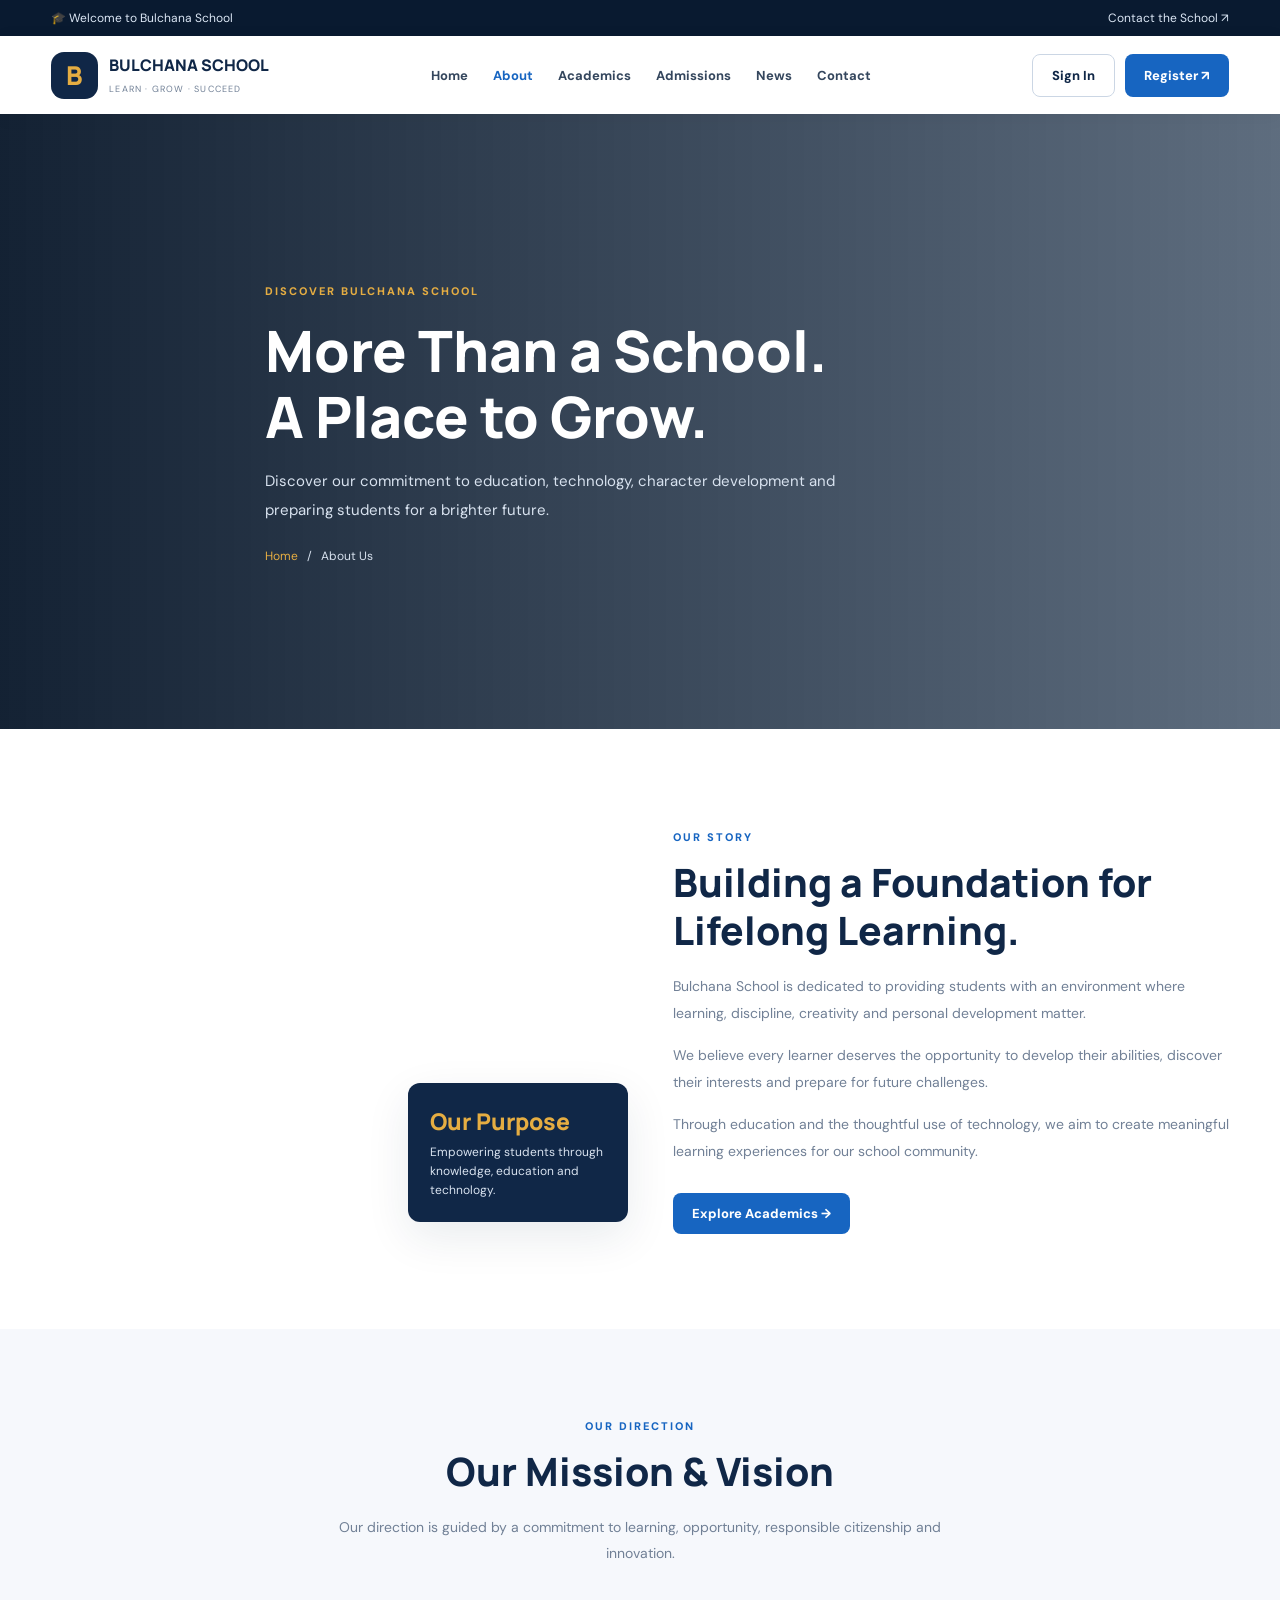
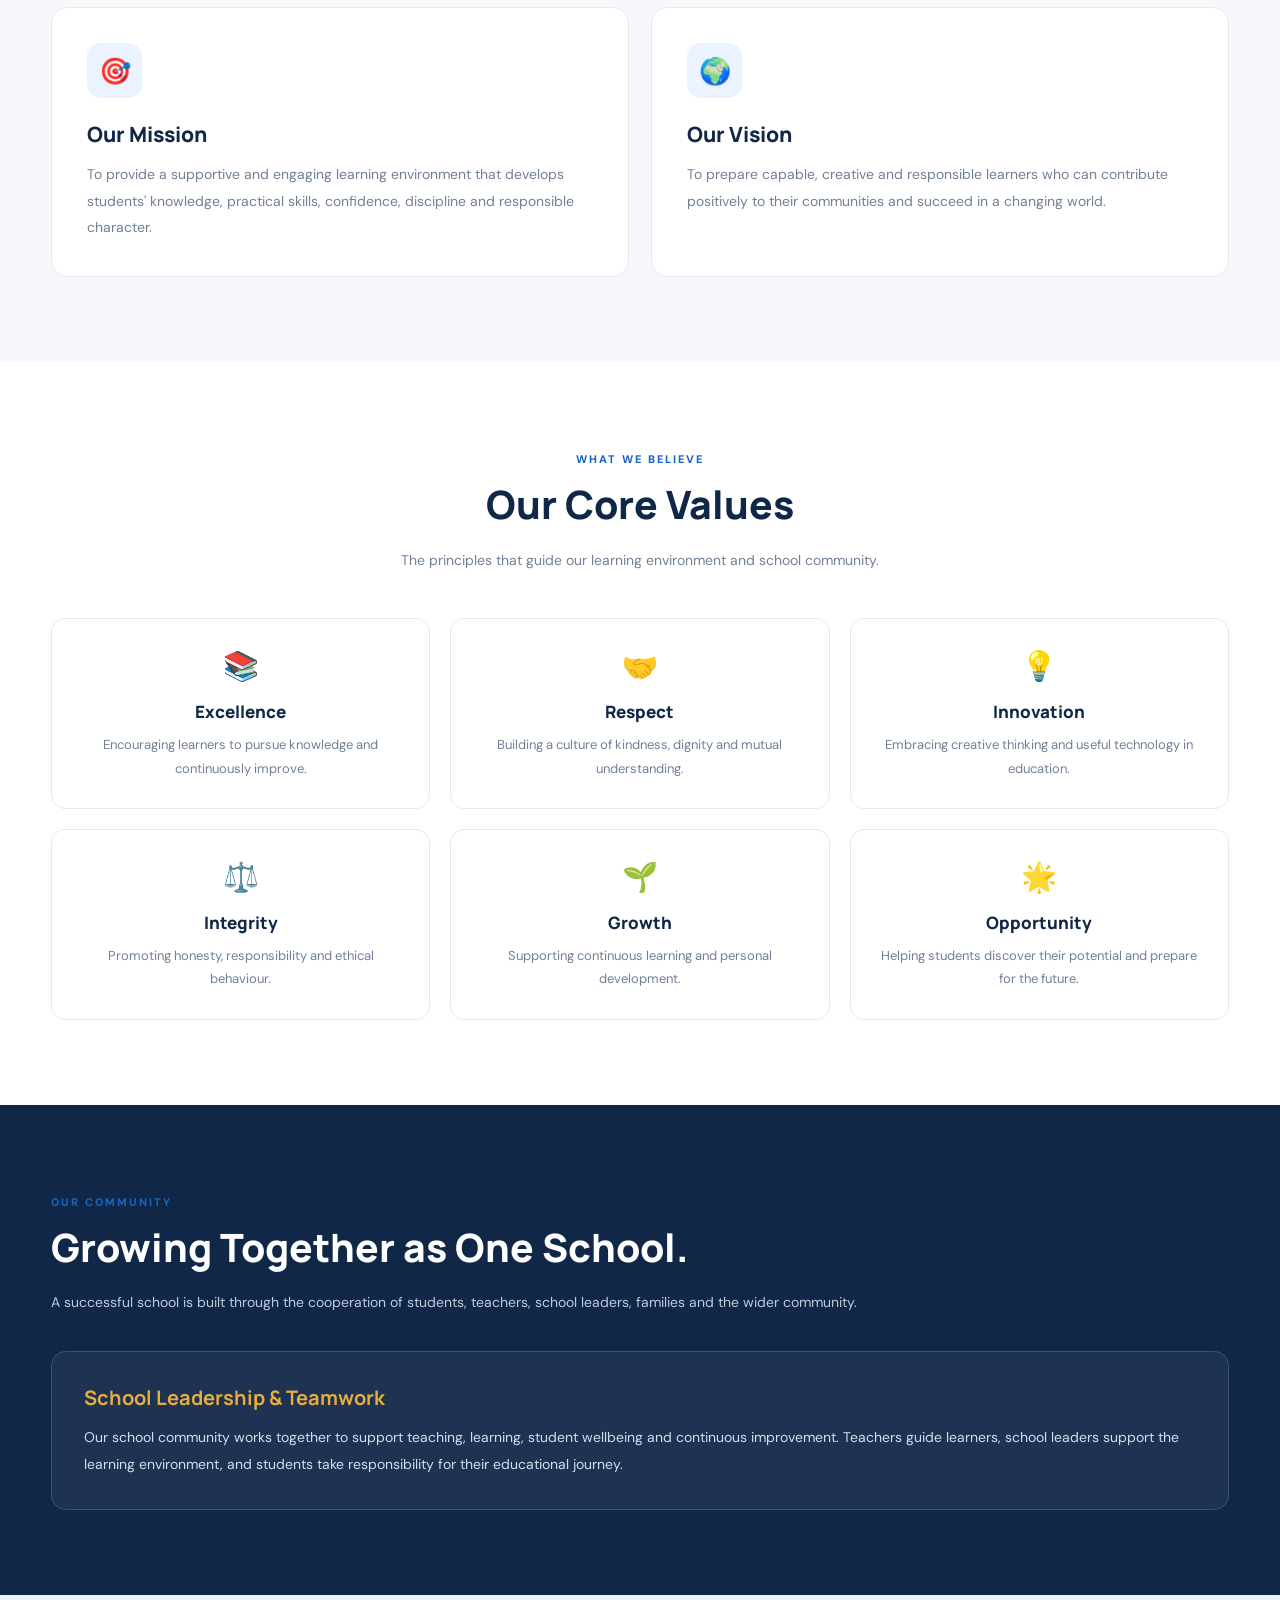
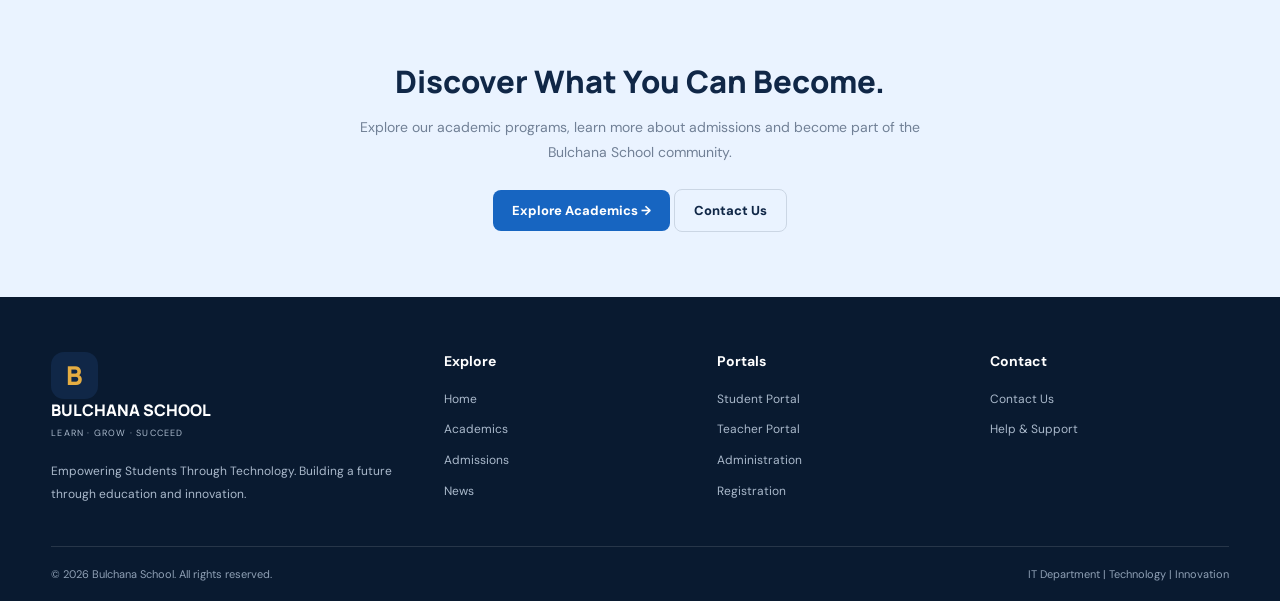
<file: about.html>
<!DOCTYPE html>
<html lang="en">
<head>
<meta charset="UTF-8">
<meta name="viewport" content="width=device-width, initial-scale=1.0">
<meta name="theme-color" content="#102747">
<title>About Us | Bulchana School</title>

<link href="https://fonts.googleapis.com/css2?family=DM+Sans:wght@400;500;600;700;800&family=Manrope:wght@500;600;700;800&display=swap" rel="stylesheet">

<style>
:root {
  --navy:#102747;
  --deep:#091a30;
  --blue:#1765c1;
  --gold:#e5ad42;
  --white:#fff;
  --text:#26384d;
  --muted:#718096;
  --bg:#f6f8fc;
  --border:#e5eaf1;
  --shadow:0 15px 45px rgba(16,39,71,.09);
}

*{margin:0;padding:0;box-sizing:border-box}
html{scroll-behavior:smooth;scroll-padding-top:90px}
body{font-family:'DM Sans',sans-serif;color:var(--text);background:white}
a{text-decoration:none;color:inherit}
button{font:inherit}
.container{width:min(1180px,92%);margin:auto}

.topbar{background:var(--deep);color:#dce7f5;padding:10px 0;font-size:12px}
.topbar-inner{display:flex;justify-content:space-between;gap:12px;flex-wrap:wrap}
.topbar a:hover{color:var(--gold)}

header{position:sticky;top:0;z-index:1000;background:rgba(255,255,255,.96);backdrop-filter:blur(15px);box-shadow:0 3px 18px rgba(0,0,0,.05)}
.navbar{height:78px;display:flex;align-items:center;justify-content:space-between;gap:20px}
.brand{display:flex;align-items:center;gap:11px}
.brand-logo{width:47px;height:47px;display:grid;place-items:center;background:var(--navy);color:var(--gold);border-radius:13px;font:800 26px Manrope}
.brand-name strong{display:block;color:var(--navy);font:800 16px Manrope}
.brand-name small{color:var(--muted);font-size:9px;letter-spacing:1.2px}
.nav-links{display:flex;align-items:center;gap:25px}
.nav-links a{font-size:13px;font-weight:700;color:#34465d}
.nav-links a:hover,.nav-links a.active{color:var(--blue)}
.nav-actions{display:flex;gap:10px}
.btn{display:inline-flex;align-items:center;justify-content:center;padding:12px 19px;border-radius:8px;font-size:13px;font-weight:800;transition:.2s}
.btn-primary{background:var(--blue);color:white}
.btn-primary:hover{background:#0f4e9b;transform:translateY(-2px)}
.btn-outline{border:1px solid #cbd6e4;color:var(--navy)}
.menu-toggle{display:none;width:42px;height:42px;background:white;border:1px solid var(--border);border-radius:9px;font-size:22px;color:var(--navy)}

.hero{
  min-height:390px;
  display:flex;
  align-items:center;
  background:linear-gradient(90deg,rgba(5,20,39,.94),rgba(8,31,58,.65)),url("https://images.unsplash.com/photo-1562774053-701939374585?auto=format&fit=crop&w=1800&q=85") center/cover;
}
.hero-content{padding:80px 0;max-width:750px}
.tag{color:var(--gold);font-size:11px;font-weight:800;letter-spacing:2px;text-transform:uppercase}
.hero h1{font:800 clamp(38px,6vw,57px)/1.15 Manrope;color:white;margin:18px 0}
.hero p{max-width:620px;color:#d8e2ef;font-size:15px;line-height:1.9}
.breadcrumb{margin-top:24px;color:#d8e2ef;font-size:12px}
.breadcrumb a{color:var(--gold)}

section{padding:85px 0}
.section-tag{color:var(--blue);font-size:11px;font-weight:800;letter-spacing:2px;text-transform:uppercase}
.section-title{color:var(--navy);font:800 clamp(28px,4vw,39px)/1.25 Manrope;margin:12px 0 18px}
.section-text{color:var(--muted);font-size:14px;line-height:1.9}

.story-grid{display:grid;grid-template-columns:1fr 1fr;gap:65px;align-items:center}
.story-image{min-height:430px;border-radius:18px;background:url("https://images.unsplash.com/photo-1509062522246-3755977927d7?auto=format&fit=crop&w=1100&q=85") center/cover;position:relative}
.image-note{position:absolute;bottom:22px;right:-20px;background:var(--navy);color:white;padding:22px;border-radius:12px;max-width:220px;box-shadow:var(--shadow)}
.image-note strong{display:block;color:var(--gold);font:800 23px Manrope}
.image-note span{display:block;margin-top:6px;font-size:12px;line-height:1.6;color:#d8e2ef}
.story-content p{margin-bottom:16px}
.story-content .btn{margin-top:12px}

.mission-section{background:var(--bg)}
.mission-grid{display:grid;grid-template-columns:1fr 1fr;gap:22px;margin-top:40px}
.mission-card{padding:35px;background:white;border:1px solid var(--border);border-radius:16px;transition:.25s}
.mission-card:hover{transform:translateY(-5px);box-shadow:var(--shadow)}
.mission-icon{width:55px;height:55px;display:grid;place-items:center;border-radius:14px;background:#eaf3ff;font-size:26px;margin-bottom:22px}
.mission-card h3{font:800 21px Manrope;color:var(--navy);margin-bottom:13px}
.mission-card p{color:var(--muted);font-size:14px;line-height:1.9}

.values-heading{text-align:center;max-width:650px;margin:auto}
.values-grid{display:grid;grid-template-columns:repeat(3,1fr);gap:20px;margin-top:45px}
.value-card{padding:28px 24px;border:1px solid var(--border);border-radius:14px;text-align:center;transition:.25s}
.value-card:hover{transform:translateY(-5px);box-shadow:var(--shadow);border-color:#c6dcf7}
.value-icon{font-size:29px;margin-bottom:15px}
.value-card h3{font:800 17px Manrope;color:var(--navy);margin-bottom:10px}
.value-card p{font-size:13px;line-height:1.8;color:var(--muted)}

.leadership{background:var(--navy)}
.leadership .section-title{color:white}
.leadership .section-text{color:#bdccdc}
.leadership-box{margin-top:35px;padding:32px;border:1px solid rgba(255,255,255,.15);border-radius:15px;background:rgba(255,255,255,.06)}
.leadership-box h3{color:var(--gold);font:700 20px Manrope;margin-bottom:13px}
.leadership-box p{color:#d2deeb;font-size:14px;line-height:1.9}

.cta{background:#eaf3ff;text-align:center;padding:65px 0}
.cta h2{font:800 31px Manrope;color:var(--navy);margin-bottom:13px}
.cta p{max-width:620px;margin:0 auto 23px;color:var(--muted);font-size:14px;line-height:1.8}

footer{background:var(--deep);color:#c1cede;padding:55px 0 20px}
.footer-grid{display:grid;grid-template-columns:1.5fr 1fr 1fr 1fr;gap:35px;padding-bottom:35px}
.footer-grid h3{font-size:14px;color:white;margin-bottom:18px}
.footer-grid p,.footer-grid a{font-size:12px;line-height:1.9;color:#aab9cb}
.footer-grid a{display:block;margin-bottom:8px}
.footer-grid a:hover{color:var(--gold)}
.footer-bottom{border-top:1px solid rgba(255,255,255,.12);padding-top:20px;display:flex;justify-content:space-between;gap:12px;flex-wrap:wrap;font-size:11px;color:#8fa0b5}

.reveal{opacity:0;transform:translateY(20px);transition:.7s}
.reveal.show{opacity:1;transform:translateY(0)}

@media(max-width:900px){
 .nav-links{gap:13px}
 .nav-links a{font-size:11px}
 .footer-grid{grid-template-columns:repeat(2,1fr)}
}
@media(max-width:760px){
 .navbar{height:70px}
 .menu-toggle{display:block}
 .nav-actions .btn-outline{display:none}
 .nav-links{position:absolute;top:70px;left:0;right:0;background:white;display:none;flex-direction:column;align-items:stretch;gap:0;padding:12px 4%;box-shadow:var(--shadow)}
 .nav-links.active{display:flex}
 .nav-links a{padding:14px 8px;font-size:14px}
 .story-grid{grid-template-columns:1fr;gap:40px}
 .story-image{min-height:320px;margin-right:12px}
}
@media(max-width:520px){
 .topbar-inner{justify-content:center}
 section{padding:65px 0}
 .hero{min-height:350px}
 .mission-grid,.values-grid{grid-template-columns:1fr}
 .footer-grid{grid-template-columns:1fr}
 .cta h2{font-size:26px}
 .footer-bottom{flex-direction:column}
}
</style>
</head>

<body>

<div class="topbar">
  <div class="container topbar-inner">
    <span>🎓 Welcome to Bulchana School</span>
    <a href="contact.html">Contact the School ↗</a>
  </div>
</div>

<header>
  <div class="container navbar">
    <a href="index.html" class="brand">
      <div class="brand-logo">B</div>
      <div class="brand-name">
        <strong>BULCHANA SCHOOL</strong>
        <small>LEARN · GROW · SUCCEED</small>
      </div>
    </a>

    <nav class="nav-links" id="navLinks">
      <a href="index.html">Home</a>
      <a href="about.html" class="active">About</a>
      <a href="academics.html">Academics</a>
      <a href="admissions.html">Admissions</a>
      <a href="announcements.html">News</a>
      <a href="contact.html">Contact</a>
    </nav>

    <div class="nav-actions">
      <a href="login.html" class="btn btn-outline">Sign In</a>
      <a href="register.html" class="btn btn-primary">Register ↗</a>
      <button class="menu-toggle" id="menuToggle" aria-label="Open menu">☰</button>
    </div>
  </div>
</header>

<main>

<section class="hero">
  <div class="container hero-content">
    <span class="tag">Discover Bulchana School</span>
    <h1>More Than a School.<br>A Place to Grow.</h1>
    <p>
      Discover our commitment to education, technology, character development
      and preparing students for a brighter future.
    </p>
    <div class="breadcrumb"><a href="index.html">Home</a> &nbsp; / &nbsp; About Us</div>
  </div>
</section>

<section>
  <div class="container story-grid">
    <div class="story-image reveal">
      <div class="image-note">
        <strong>Our Purpose</strong>
        <span>Empowering students through knowledge, education and technology.</span>
      </div>
    </div>

    <div class="story-content reveal">
      <span class="section-tag">Our Story</span>
      <h2 class="section-title">Building a Foundation for Lifelong Learning.</h2>
      <p class="section-text">
        Bulchana School is dedicated to providing students with an environment
        where learning, discipline, creativity and personal development matter.
      </p>
      <p class="section-text">
        We believe every learner deserves the opportunity to develop their
        abilities, discover their interests and prepare for future challenges.
      </p>
      <p class="section-text">
        Through education and the thoughtful use of technology, we aim to
        create meaningful learning experiences for our school community.
      </p>
      <a href="academics.html" class="btn btn-primary">Explore Academics →</a>
    </div>
  </div>
</section>

<section class="mission-section" id="mission">
  <div class="container">
    <div class="values-heading">
      <span class="section-tag">Our Direction</span>
      <h2 class="section-title">Our Mission & Vision</h2>
      <p class="section-text">
        Our direction is guided by a commitment to learning, opportunity,
        responsible citizenship and innovation.
      </p>
    </div>

    <div class="mission-grid">
      <article class="mission-card reveal">
        <div class="mission-icon">🎯</div>
        <h3>Our Mission</h3>
        <p>
          To provide a supportive and engaging learning environment that
          develops students' knowledge, practical skills, confidence,
          discipline and responsible character.
        </p>
      </article>

      <article class="mission-card reveal">
        <div class="mission-icon">🌍</div>
        <h3>Our Vision</h3>
        <p>
          To prepare capable, creative and responsible learners who can
          contribute positively to their communities and succeed in a
          changing world.
        </p>
      </article>
    </div>
  </div>
</section>

<section id="values">
  <div class="container">
    <div class="values-heading">
      <span class="section-tag">What We Believe</span>
      <h2 class="section-title">Our Core Values</h2>
      <p class="section-text">
        The principles that guide our learning environment and school community.
      </p>
    </div>

    <div class="values-grid">
      <article class="value-card reveal">
        <div class="value-icon">📚</div>
        <h3>Excellence</h3>
        <p>Encouraging learners to pursue knowledge and continuously improve.</p>
      </article>

      <article class="value-card reveal">
        <div class="value-icon">🤝</div>
        <h3>Respect</h3>
        <p>Building a culture of kindness, dignity and mutual understanding.</p>
      </article>

      <article class="value-card reveal">
        <div class="value-icon">💡</div>
        <h3>Innovation</h3>
        <p>Embracing creative thinking and useful technology in education.</p>
      </article>

      <article class="value-card reveal">
        <div class="value-icon">⚖️</div>
        <h3>Integrity</h3>
        <p>Promoting honesty, responsibility and ethical behaviour.</p>
      </article>

      <article class="value-card reveal">
        <div class="value-icon">🌱</div>
        <h3>Growth</h3>
        <p>Supporting continuous learning and personal development.</p>
      </article>

      <article class="value-card reveal">
        <div class="value-icon">🌟</div>
        <h3>Opportunity</h3>
        <p>Helping students discover their potential and prepare for the future.</p>
      </article>
    </div>
  </div>
</section>

<section class="leadership" id="leadership">
  <div class="container">
    <span class="section-tag">Our Community</span>
    <h2 class="section-title">Growing Together as One School.</h2>
    <p class="section-text">
      A successful school is built through the cooperation of students,
      teachers, school leaders, families and the wider community.
    </p>

    <div class="leadership-box reveal">
      <h3>School Leadership & Teamwork</h3>
      <p>
        Our school community works together to support teaching, learning,
        student wellbeing and continuous improvement. Teachers guide learners,
        school leaders support the learning environment, and students take
        responsibility for their educational journey.
      </p>
    </div>
  </div>
</section>

<section class="cta">
  <div class="container reveal">
    <h2>Discover What You Can Become.</h2>
    <p>
      Explore our academic programs, learn more about admissions
      and become part of the Bulchana School community.
    </p>
    <a href="academics.html" class="btn btn-primary">Explore Academics →</a>
    <a href="contact.html" class="btn btn-outline">Contact Us</a>
  </div>
</section>

</main>

<footer>
  <div class="container">
    <div class="footer-grid">
      <div>
        <a href="index.html" class="brand">
          <div class="brand-logo">B</div>
          <div class="brand-name">
            <strong style="color:white">BULCHANA SCHOOL</strong>
            <small style="color:#aab9cb">LEARN · GROW · SUCCEED</small>
          </div>
        </a>
        <p style="margin-top:17px">
          Empowering Students Through Technology.
          Building a future through education and innovation.
        </p>
      </div>

      <div>
        <h3>Explore</h3>
        <a href="index.html">Home</a>
        <a href="academics.html">Academics</a>
        <a href="admissions.html">Admissions</a>
        <a href="announcements.html">News</a>
      </div>

      <div>
        <h3>Portals</h3>
        <a href="login.html">Student Portal</a>
        <a href="login.html">Teacher Portal</a>
        <a href="login.html">Administration</a>
        <a href="register.html">Registration</a>
      </div>

      <div>
        <h3>Contact</h3>
        <a href="contact.html">Contact Us</a>
        <a href="contact.html">Help & Support</a>
      </div>
    </div>

    <div class="footer-bottom">
      <span>© <span id="year"></span> Bulchana School. All rights reserved.</span>
      <span>IT Department | Technology | Innovation</span>
    </div>
  </div>
</footer>

<script>
const menuToggle=document.getElementById("menuToggle");
const navLinks=document.getElementById("navLinks");

menuToggle.addEventListener("click",()=>{
  navLinks.classList.toggle("active");
  menuToggle.textContent=navLinks.classList.contains("active")?"✕":"☰";
});

navLinks.querySelectorAll("a").forEach(link=>{
  link.addEventListener("click",()=>{
    navLinks.classList.remove("active");
    menuToggle.textContent="☰";
  });
});

document.getElementById("year").textContent=new Date().getFullYear();

const observer=new IntersectionObserver(entries=>{
  entries.forEach(entry=>{
    if(entry.isIntersecting){
      entry.target.classList.add("show");
      observer.unobserve(entry.target);
    }
  });
},{threshold:.12});

document.querySelectorAll(".reveal").forEach(element=>{
  observer.observe(element);
});
</script>

</body>
</html>
</file>
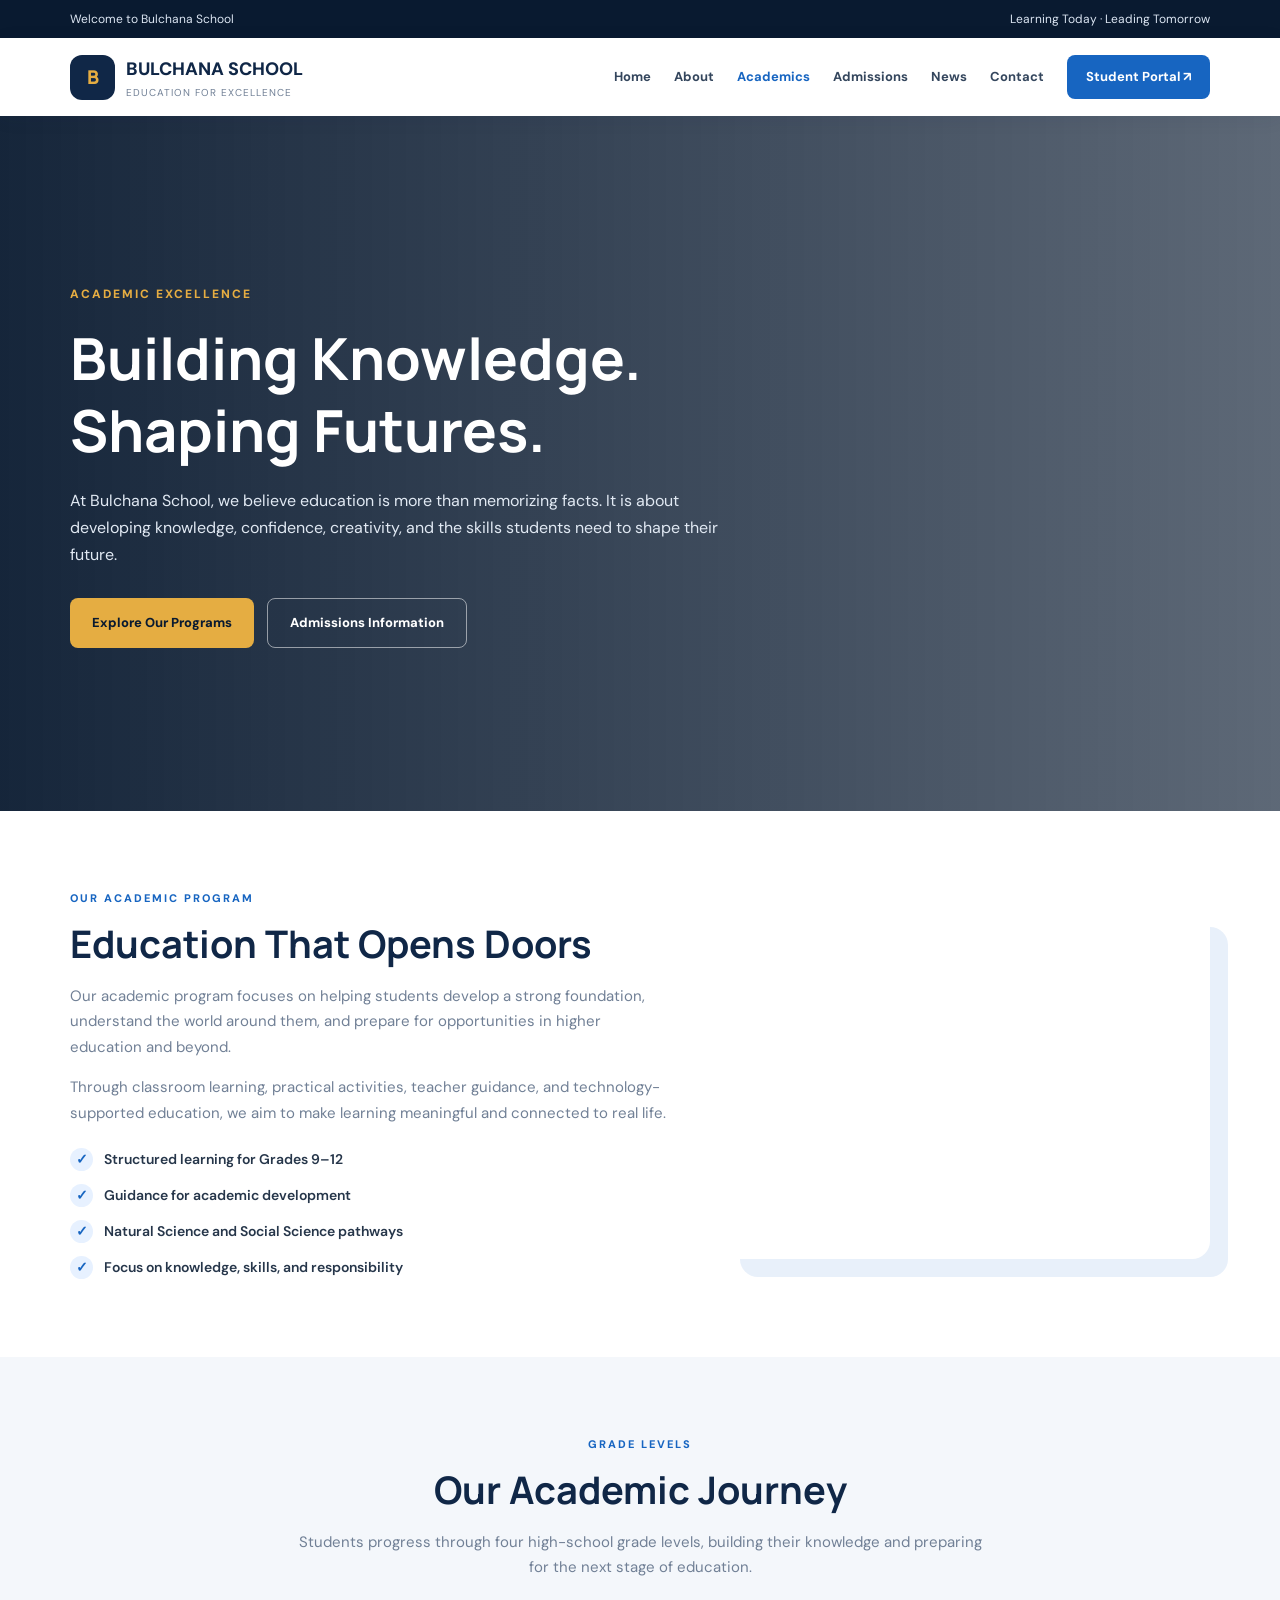
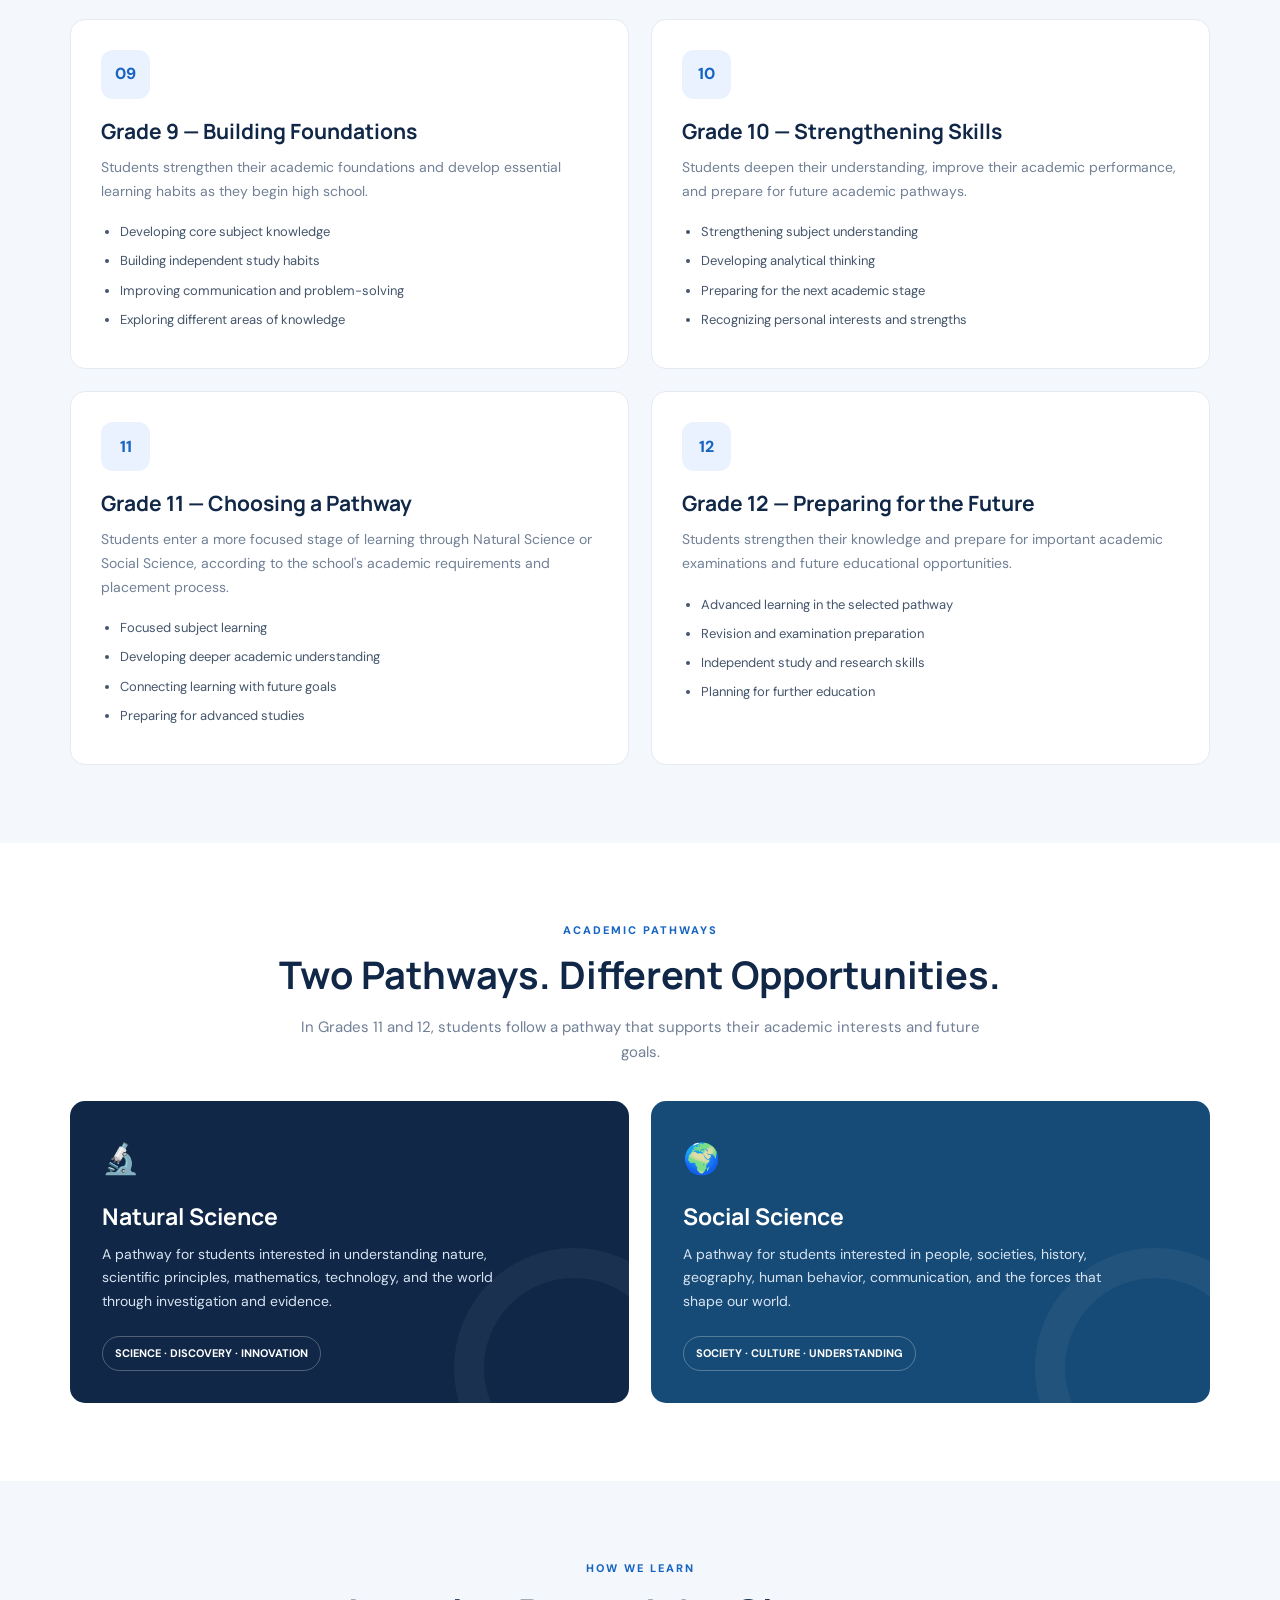
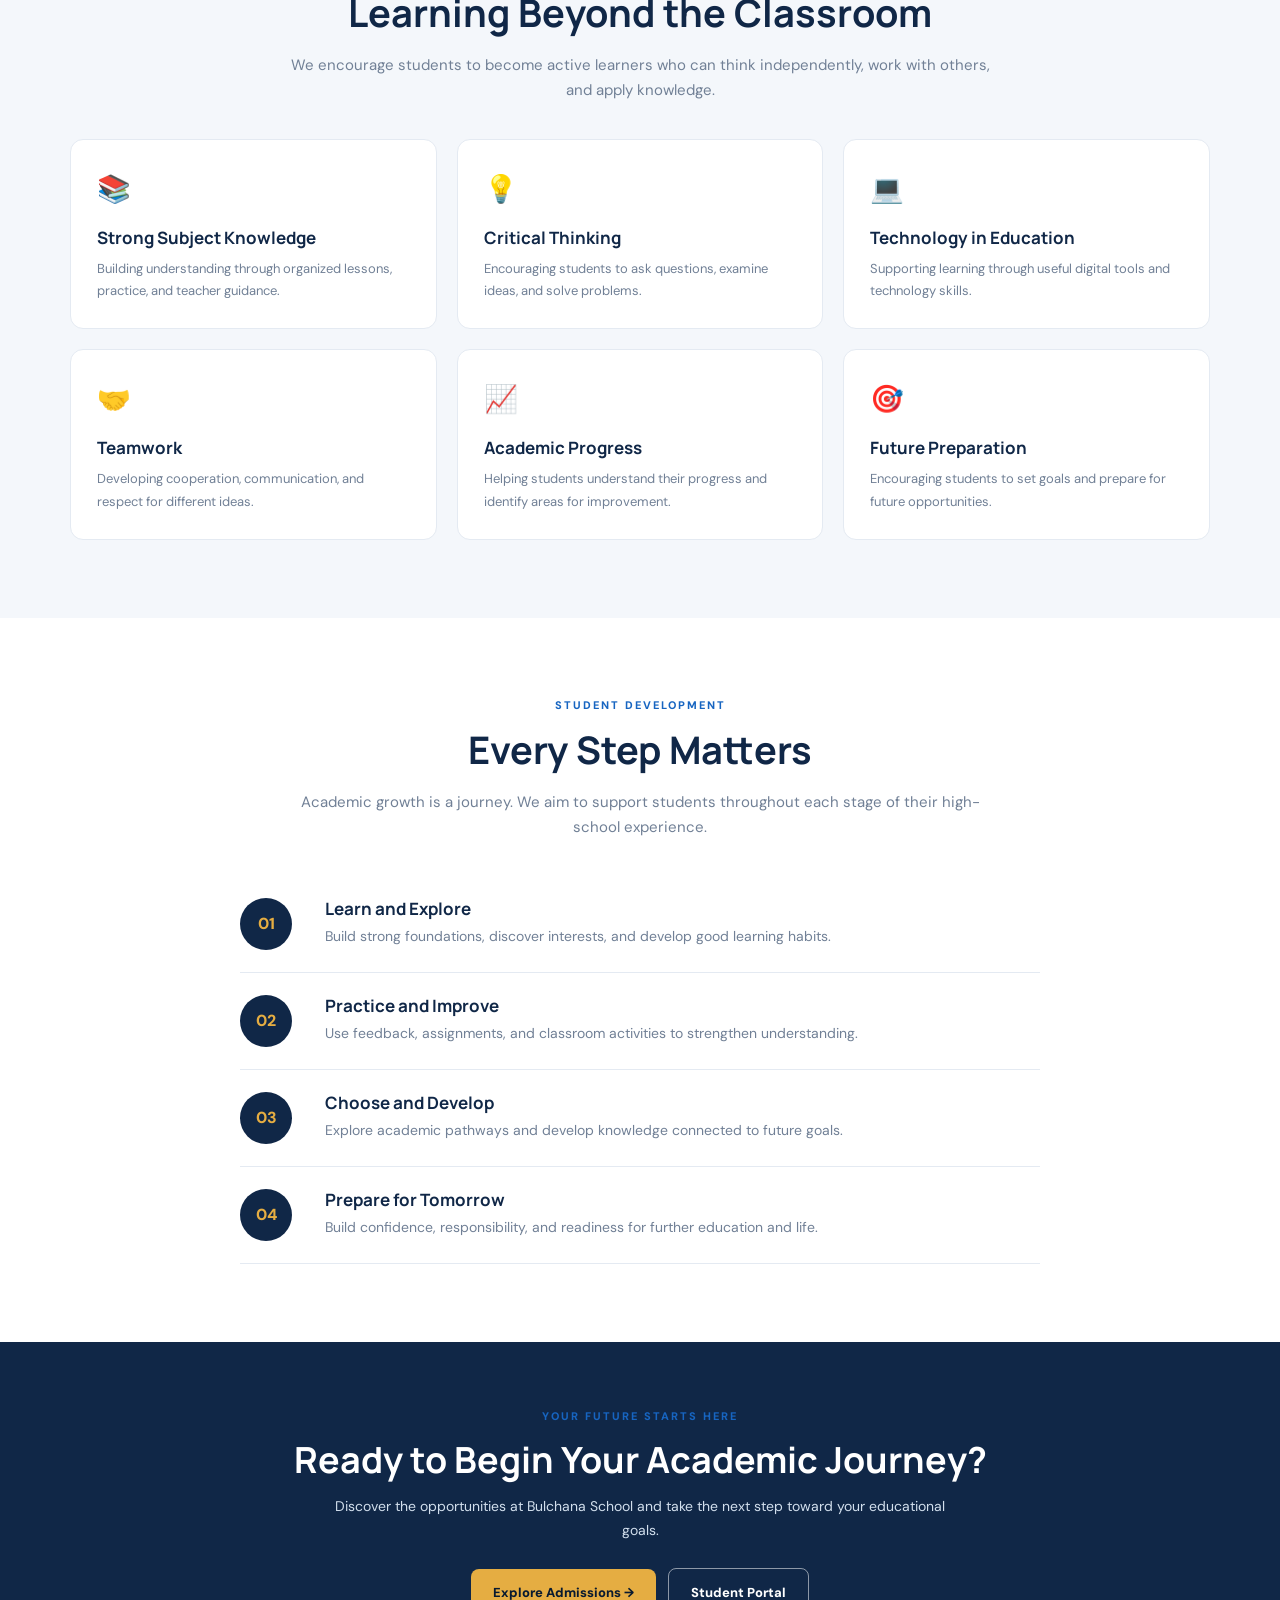
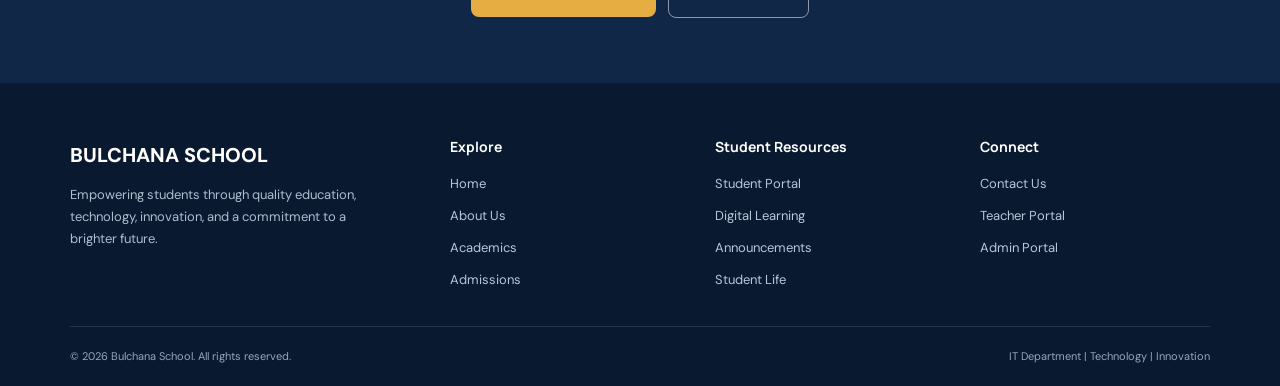
<file: academics.html>
<!DOCTYPE html>
<html lang="en">
<head>
<meta charset="UTF-8">
<meta name="viewport" content="width=device-width, initial-scale=1.0">
<title>Academics | Bulchana School</title>
<link rel="preconnect" href="https://fonts.googleapis.com">
<link rel="preconnect" href="https://fonts.gstatic.com" crossorigin>
<link href="https://fonts.googleapis.com/css2?family=DM+Sans:wght@400;500;600;700&family=Manrope:wght@400;500;600;700;800&display=swap" rel="stylesheet">

<style>
:root {
  --navy:#102747;
  --deep:#091a30;
  --blue:#1765c1;
  --gold:#e5ad42;
  --light:#f4f7fb;
  --white:#fff;
  --text:#26364a;
  --muted:#718096;
  --border:#e4eaf2;
}
* {box-sizing:border-box;margin:0;padding:0}
html {scroll-behavior:smooth}
body {
  font-family:'DM Sans',sans-serif;
  color:var(--text);
  line-height:1.7;
  background:white;
}
h1,h2,h3,h4 {
  font-family:'Manrope',sans-serif;
  line-height:1.25;
  color:var(--navy);
}
a {text-decoration:none;color:inherit}
button {font:inherit}
.container {width:min(1140px,92%);margin:auto}

/* Top bar */
.topbar {
  background:var(--deep);
  color:#dce6f3;
  padding:9px 0;
  font-size:12px;
}
.topbar-inner {
  display:flex;
  justify-content:space-between;
  align-items:center;
  gap:15px;
  flex-wrap:wrap;
}

/* Header */
header {
  background:white;
  position:sticky;
  top:0;
  z-index:100;
  box-shadow:0 3px 18px #10274712;
}
.nav {
  min-height:78px;
  display:flex;
  align-items:center;
  justify-content:space-between;
  gap:20px;
}
.brand {
  display:flex;
  align-items:center;
  gap:11px;
}
.logo {
  width:45px;
  height:45px;
  border-radius:12px;
  background:var(--navy);
  color:var(--gold);
  display:grid;
  place-items:center;
  font-family:'Manrope',sans-serif;
  font-weight:800;
  font-size:19px;
}
.brand-name {font-weight:800;color:var(--navy);font-size:18px}
.brand-sub {font-size:10px;color:var(--muted);letter-spacing:1px}
.nav-links {
  display:flex;
  align-items:center;
  gap:23px;
}
.nav-links a {
  font-size:13px;
  font-weight:700;
  color:#34465d;
  transition:.2s;
}
.nav-links a:hover,.nav-links a.active {color:var(--blue)}
.nav-links .login {
  background:var(--blue);
  color:white;
  padding:11px 19px;
  border-radius:8px;
}
.menu-btn {
  display:none;
  border:0;
  background:var(--light);
  color:var(--navy);
  width:42px;
  height:42px;
  border-radius:9px;
  font-size:23px;
  cursor:pointer;
}

/* Hero */
.hero {
  min-height:410px;
  display:flex;
  align-items:center;
  color:white;
  background:
    linear-gradient(90deg,rgba(7,24,46,.94),rgba(7,24,46,.65)),
    url('https://images.unsplash.com/photo-1509062522246-3755977927d7?auto=format&fit=crop&w=1800&q=85') center/cover;
}
.hero-content {padding:85px 0}
.eyebrow {
  display:inline-block;
  color:var(--gold);
  font-size:12px;
  font-weight:800;
  letter-spacing:2px;
  text-transform:uppercase;
  margin-bottom:17px;
}
.hero h1 {
  color:white;
  font-size:clamp(37px,6vw,58px);
  max-width:750px;
  margin-bottom:20px;
}
.hero p {
  color:#e1e9f3;
  max-width:650px;
  font-size:16px;
}
.hero-buttons {
  display:flex;
  flex-wrap:wrap;
  gap:13px;
  margin-top:30px;
}
.btn {
  display:inline-flex;
  align-items:center;
  justify-content:center;
  padding:13px 22px;
  border-radius:8px;
  font-size:13px;
  font-weight:800;
  transition:.2s;
}
.btn-primary {background:var(--gold);color:var(--deep)}
.btn-outline {border:1px solid #ffffff85;color:white}
.btn:hover {transform:translateY(-3px)}

/* General sections */
section {padding:78px 0}
.section-label {
  color:var(--blue);
  text-transform:uppercase;
  letter-spacing:2px;
  font-size:11px;
  font-weight:800;
  margin-bottom:12px;
}
.section-title {
  font-size:clamp(27px,4vw,38px);
  margin-bottom:16px;
}
.section-desc {
  max-width:700px;
  color:var(--muted);
  font-size:15px;
}
.center {text-align:center}
.center .section-desc {margin:0 auto}

/* Introduction */
.intro-grid {
  display:grid;
  grid-template-columns:1.1fr .9fr;
  gap:55px;
  align-items:center;
}
.intro-image {
  min-height:350px;
  border-radius:18px;
  background:
    url('https://images.unsplash.com/photo-1523050854058-8df90110c9f1?auto=format&fit=crop&w=1000&q=85') center/cover;
  box-shadow:18px 18px 0 #e8f0fa;
}
.intro-text p {
  color:var(--muted);
  font-size:15px;
  margin:15px 0;
}
.check-list {
  list-style:none;
  margin-top:22px;
  display:grid;
  gap:12px;
}
.check-list li {
  display:flex;
  gap:11px;
  align-items:flex-start;
  font-size:14px;
  font-weight:600;
}
.check {
  width:23px;
  height:23px;
  flex-shrink:0;
  display:grid;
  place-items:center;
  border-radius:50%;
  background:#e7f1ff;
  color:var(--blue);
  font-weight:800;
}

/* Grade cards */
.grades {background:var(--light)}
.grade-grid {
  display:grid;
  grid-template-columns:repeat(2,1fr);
  gap:22px;
  margin-top:38px;
}
.grade-card {
  background:white;
  padding:30px;
  border:1px solid var(--border);
  border-radius:15px;
  transition:.25s;
}
.grade-card:hover {
  transform:translateY(-5px);
  box-shadow:0 15px 35px #10274712;
}
.grade-number {
  width:49px;
  height:49px;
  display:grid;
  place-items:center;
  background:#eaf2ff;
  color:var(--blue);
  font-weight:800;
  border-radius:12px;
  margin-bottom:19px;
}
.grade-card h3 {font-size:21px;margin-bottom:12px}
.grade-card p {font-size:14px;color:var(--muted)}
.grade-card ul {
  margin:18px 0 0 19px;
  color:#44556b;
  font-size:13px;
}
.grade-card li {margin:7px 0}

/* Streams */
.stream-grid {
  display:grid;
  grid-template-columns:repeat(2,1fr);
  gap:22px;
  margin-top:35px;
}
.stream-card {
  padding:32px;
  border-radius:15px;
  color:white;
  background:var(--navy);
  position:relative;
  overflow:hidden;
}
.stream-card.social {background:#174b77}
.stream-card:after {
  content:'';
  position:absolute;
  width:180px;
  height:180px;
  border:30px solid #ffffff0c;
  border-radius:50%;
  right:-65px;
  bottom:-85px;
}
.stream-icon {
  font-size:30px;
  margin-bottom:18px;
}
.stream-card h3 {color:white;font-size:23px;margin-bottom:12px}
.stream-card p {color:#d7e3f1;font-size:14px;max-width:440px}
.stream-card .tag {
  display:inline-block;
  margin-top:22px;
  padding:7px 12px;
  border:1px solid #ffffff45;
  border-radius:30px;
  font-size:11px;
  font-weight:700;
}

/* Learning approach */
.approach {background:var(--light)}
.approach-grid {
  display:grid;
  grid-template-columns:repeat(3,1fr);
  gap:20px;
  margin-top:35px;
}
.approach-card {
  padding:26px;
  border-radius:13px;
  background:white;
  border:1px solid var(--border);
}
.approach-card .icon {font-size:27px;margin-bottom:15px}
.approach-card h3 {font-size:17px;margin-bottom:10px}
.approach-card p {font-size:13px;color:var(--muted)}

/* Academic journey */
.journey-list {
  max-width:800px;
  margin:35px auto 0;
  display:grid;
  gap:0;
}
.journey-item {
  display:grid;
  grid-template-columns:65px 1fr;
  gap:20px;
  padding:22px 0;
  border-bottom:1px solid var(--border);
}
.journey-step {
  width:52px;
  height:52px;
  border-radius:50%;
  display:grid;
  place-items:center;
  background:var(--navy);
  color:var(--gold);
  font-weight:800;
}
.journey-item h3 {font-size:17px;margin-bottom:6px}
.journey-item p {font-size:14px;color:var(--muted)}

/* CTA */
.cta {
  background:var(--navy);
  color:white;
  text-align:center;
  padding:65px 20px;
}
.cta h2 {color:white;font-size:clamp(26px,4vw,36px);margin-bottom:13px}
.cta p {color:#d2dfed;max-width:620px;margin:0 auto 25px;font-size:14px}

/* Footer */
footer {
  background:var(--deep);
  color:#c9d5e3;
  padding:55px 0 20px;
}
.footer-grid {
  display:grid;
  grid-template-columns:1.5fr 1fr 1fr 1fr;
  gap:35px;
  padding-bottom:35px;
}
.footer-brand {color:white;font-size:20px;font-weight:800;margin-bottom:12px}
footer p {font-size:13px;color:#aebdce;max-width:310px}
footer h4 {color:white;font-size:14px;margin-bottom:17px}
.footer-links {display:grid;gap:10px}
.footer-links a {font-size:13px;color:#b8c7d8}
.footer-links a:hover {color:var(--gold)}
.copyright {
  border-top:1px solid #ffffff20;
  padding-top:20px;
  display:flex;
  justify-content:space-between;
  gap:12px;
  flex-wrap:wrap;
  font-size:11px;
  color:#94a8bd;
}

/* Responsive */
@media(max-width:850px) {
  .nav-links {
    display:none;
    position:absolute;
    top:78px;
    left:0;
    right:0;
    background:white;
    padding:20px 5%;
    box-shadow:0 12px 20px #10274715;
    flex-direction:column;
    align-items:stretch;
    gap:0;
  }
  .nav-links.show {display:flex}
  .nav-links a {padding:12px 0}
  .nav-links .login {text-align:center;margin-top:8px}
  .menu-btn {display:block}
  .intro-grid {grid-template-columns:1fr;gap:35px}
  .intro-image {min-height:300px;grid-row:1}
  .approach-grid {grid-template-columns:repeat(2,1fr)}
  .footer-grid {grid-template-columns:repeat(2,1fr)}
}
@media(max-width:580px) {
  section {padding:58px 0}
  .hero {min-height:440px}
  .hero-content {padding:65px 0}
  .grade-grid,.stream-grid,.approach-grid {grid-template-columns:1fr}
  .grade-card,.stream-card {padding:24px}
  .footer-grid {grid-template-columns:1fr 1fr;gap:25px}
  .topbar-inner {justify-content:center;text-align:center}
  .journey-item {grid-template-columns:48px 1fr;gap:12px}
  .journey-step {width:43px;height:43px}
}
</style>
</head>

<body>

<div class="topbar">
  <div class="container topbar-inner">
    <span>Welcome to Bulchana School</span>
    <span>Learning Today · Leading Tomorrow</span>
  </div>
</div>

<header>
  <div class="container nav">
    <a href="index.html" class="brand">
      <div class="logo">B</div>
      <div>
        <div class="brand-name">BULCHANA SCHOOL</div>
        <div class="brand-sub">EDUCATION FOR EXCELLENCE</div>
      </div>
    </a>

    <button class="menu-btn" id="menuBtn" aria-label="Open navigation" aria-expanded="false">☰</button>

    <nav class="nav-links" id="navLinks">
      <a href="index.html">Home</a>
      <a href="about.html">About</a>
      <a href="academics.html" class="active">Academics</a>
      <a href="admissions.html">Admissions</a>
      <a href="announcements.html">News</a>
      <a href="contact.html">Contact</a>
      <a href="login.html" class="login">Student Portal ↗</a>
    </nav>
  </div>
</header>

<main>

<section class="hero">
  <div class="container hero-content">
    <span class="eyebrow">Academic Excellence</span>
    <h1>Building Knowledge. Shaping Futures.</h1>
    <p>
      At Bulchana School, we believe education is more than memorizing facts.
      It is about developing knowledge, confidence, creativity, and the skills
      students need to shape their future.
    </p>
    <div class="hero-buttons">
      <a href="#grade-programs" class="btn btn-primary">Explore Our Programs</a>
      <a href="admissions.html" class="btn btn-outline">Admissions Information</a>
    </div>
  </div>
</section>

<section>
  <div class="container intro-grid">
    <div class="intro-text">
      <div class="section-label">Our Academic Program</div>
      <h2 class="section-title">Education That Opens Doors</h2>
      <p>
        Our academic program focuses on helping students develop a strong
        foundation, understand the world around them, and prepare for
        opportunities in higher education and beyond.
      </p>
      <p>
        Through classroom learning, practical activities, teacher guidance,
        and technology-supported education, we aim to make learning meaningful
        and connected to real life.
      </p>
      <ul class="check-list">
        <li><span class="check">✓</span> Structured learning for Grades 9–12</li>
        <li><span class="check">✓</span> Guidance for academic development</li>
        <li><span class="check">✓</span> Natural Science and Social Science pathways</li>
        <li><span class="check">✓</span> Focus on knowledge, skills, and responsibility</li>
      </ul>
    </div>
    <div class="intro-image" role="img" aria-label="Students learning in a classroom"></div>
  </div>
</section>

<section class="grades" id="grade-programs">
  <div class="container">
    <div class="center">
      <div class="section-label">Grade Levels</div>
      <h2 class="section-title">Our Academic Journey</h2>
      <p class="section-desc">
        Students progress through four high-school grade levels, building
        their knowledge and preparing for the next stage of education.
      </p>
    </div>

    <div class="grade-grid">
      <article class="grade-card">
        <div class="grade-number">09</div>
        <h3>Grade 9 — Building Foundations</h3>
        <p>
          Students strengthen their academic foundations and develop
          essential learning habits as they begin high school.
        </p>
        <ul>
          <li>Developing core subject knowledge</li>
          <li>Building independent study habits</li>
          <li>Improving communication and problem-solving</li>
          <li>Exploring different areas of knowledge</li>
        </ul>
      </article>

      <article class="grade-card">
        <div class="grade-number">10</div>
        <h3>Grade 10 — Strengthening Skills</h3>
        <p>
          Students deepen their understanding, improve their academic
          performance, and prepare for future academic pathways.
        </p>
        <ul>
          <li>Strengthening subject understanding</li>
          <li>Developing analytical thinking</li>
          <li>Preparing for the next academic stage</li>
          <li>Recognizing personal interests and strengths</li>
        </ul>
      </article>

      <article class="grade-card">
        <div class="grade-number">11</div>
        <h3>Grade 11 — Choosing a Pathway</h3>
        <p>
          Students enter a more focused stage of learning through
          Natural Science or Social Science, according to the school's
          academic requirements and placement process.
        </p>
        <ul>
          <li>Focused subject learning</li>
          <li>Developing deeper academic understanding</li>
          <li>Connecting learning with future goals</li>
          <li>Preparing for advanced studies</li>
        </ul>
      </article>

      <article class="grade-card">
        <div class="grade-number">12</div>
        <h3>Grade 12 — Preparing for the Future</h3>
        <p>
          Students strengthen their knowledge and prepare for important
          academic examinations and future educational opportunities.
        </p>
        <ul>
          <li>Advanced learning in the selected pathway</li>
          <li>Revision and examination preparation</li>
          <li>Independent study and research skills</li>
          <li>Planning for further education</li>
        </ul>
      </article>
    </div>
  </div>
</section>

<section id="streams">
  <div class="container">
    <div class="center">
      <div class="section-label">Academic Pathways</div>
      <h2 class="section-title">Two Pathways. Different Opportunities.</h2>
      <p class="section-desc">
        In Grades 11 and 12, students follow a pathway that supports
        their academic interests and future goals.
      </p>
    </div>

    <div class="stream-grid">
      <article class="stream-card">
        <div class="stream-icon">🔬</div>
        <h3>Natural Science</h3>
        <p>
          A pathway for students interested in understanding nature,
          scientific principles, mathematics, technology, and the
          world through investigation and evidence.
        </p>
        <span class="tag">SCIENCE · DISCOVERY · INNOVATION</span>
      </article>

      <article class="stream-card social">
        <div class="stream-icon">🌍</div>
        <h3>Social Science</h3>
        <p>
          A pathway for students interested in people, societies,
          history, geography, human behavior, communication, and
          the forces that shape our world.
        </p>
        <span class="tag">SOCIETY · CULTURE · UNDERSTANDING</span>
      </article>
    </div>
  </div>
</section>

<section class="approach">
  <div class="container">
    <div class="center">
      <div class="section-label">How We Learn</div>
      <h2 class="section-title">Learning Beyond the Classroom</h2>
      <p class="section-desc">
        We encourage students to become active learners who can
        think independently, work with others, and apply knowledge.
      </p>
    </div>

    <div class="approach-grid">
      <article class="approach-card">
        <div class="icon">📚</div>
        <h3>Strong Subject Knowledge</h3>
        <p>Building understanding through organized lessons, practice, and teacher guidance.</p>
      </article>

      <article class="approach-card">
        <div class="icon">💡</div>
        <h3>Critical Thinking</h3>
        <p>Encouraging students to ask questions, examine ideas, and solve problems.</p>
      </article>

      <article class="approach-card">
        <div class="icon">💻</div>
        <h3>Technology in Education</h3>
        <p>Supporting learning through useful digital tools and technology skills.</p>
      </article>

      <article class="approach-card">
        <div class="icon">🤝</div>
        <h3>Teamwork</h3>
        <p>Developing cooperation, communication, and respect for different ideas.</p>
      </article>

      <article class="approach-card">
        <div class="icon">📈</div>
        <h3>Academic Progress</h3>
        <p>Helping students understand their progress and identify areas for improvement.</p>
      </article>

      <article class="approach-card">
        <div class="icon">🎯</div>
        <h3>Future Preparation</h3>
        <p>Encouraging students to set goals and prepare for future opportunities.</p>
      </article>
    </div>
  </div>
</section>

<section>
  <div class="container">
    <div class="center">
      <div class="section-label">Student Development</div>
      <h2 class="section-title">Every Step Matters</h2>
      <p class="section-desc">
        Academic growth is a journey. We aim to support students
        throughout each stage of their high-school experience.
      </p>
    </div>

    <div class="journey-list">
      <div class="journey-item">
        <div class="journey-step">01</div>
        <div>
          <h3>Learn and Explore</h3>
          <p>Build strong foundations, discover interests, and develop good learning habits.</p>
        </div>
      </div>
      <div class="journey-item">
        <div class="journey-step">02</div>
        <div>
          <h3>Practice and Improve</h3>
          <p>Use feedback, assignments, and classroom activities to strengthen understanding.</p>
        </div>
      </div>
      <div class="journey-item">
        <div class="journey-step">03</div>
        <div>
          <h3>Choose and Develop</h3>
          <p>Explore academic pathways and develop knowledge connected to future goals.</p>
        </div>
      </div>
      <div class="journey-item">
        <div class="journey-step">04</div>
        <div>
          <h3>Prepare for Tomorrow</h3>
          <p>Build confidence, responsibility, and readiness for further education and life.</p>
        </div>
      </div>
    </div>
  </div>
</section>

<section class="cta">
  <div class="container">
    <div class="section-label">Your Future Starts Here</div>
    <h2>Ready to Begin Your Academic Journey?</h2>
    <p>
      Discover the opportunities at Bulchana School and take the next
      step toward your educational goals.
    </p>
    <a href="admissions.html" class="btn btn-primary">Explore Admissions →</a>
    <a href="login.html" class="btn btn-outline" style="margin-left:8px">Student Portal</a>
  </div>
</section>

</main>

<footer>
  <div class="container">
    <div class="footer-grid">
      <div>
        <div class="footer-brand">BULCHANA SCHOOL</div>
        <p>
          Empowering students through quality education, technology,
          innovation, and a commitment to a brighter future.
        </p>
      </div>

      <div>
        <h4>Explore</h4>
        <div class="footer-links">
          <a href="index.html">Home</a>
          <a href="about.html">About Us</a>
          <a href="academics.html">Academics</a>
          <a href="admissions.html">Admissions</a>
        </div>
      </div>

      <div>
        <h4>Student Resources</h4>
        <div class="footer-links">
          <a href="login.html">Student Portal</a>
          <a href="digital-learning.html">Digital Learning</a>
          <a href="announcements.html">Announcements</a>
          <a href="student-life.html">Student Life</a>
        </div>
      </div>

      <div>
        <h4>Connect</h4>
        <div class="footer-links">
          <a href="contact.html">Contact Us</a>
          <a href="login.html">Teacher Portal</a>
          <a href="login.html">Admin Portal</a>
        </div>
      </div>
    </div>

    <div class="copyright">
      <span>© <span id="year"></span> Bulchana School. All rights reserved.</span>
      <span>IT Department | Technology | Innovation</span>
    </div>
  </div>
</footer>

<script>
const menuBtn = document.getElementById('menuBtn');
const navLinks = document.getElementById('navLinks');

menuBtn.addEventListener('click', () => {
  const isOpen = navLinks.classList.toggle('show');
  menuBtn.setAttribute('aria-expanded', String(isOpen));
  menuBtn.textContent = isOpen ? '✕' : '☰';
});

navLinks.querySelectorAll('a').forEach(link => {
  link.addEventListener('click', () => {
    navLinks.classList.remove('show');
    menuBtn.setAttribute('aria-expanded', 'false');
    menuBtn.textContent = '☰';
  });
});

document.getElementById('year').textContent = new Date().getFullYear();
</script>

</body>
</html>
</file>
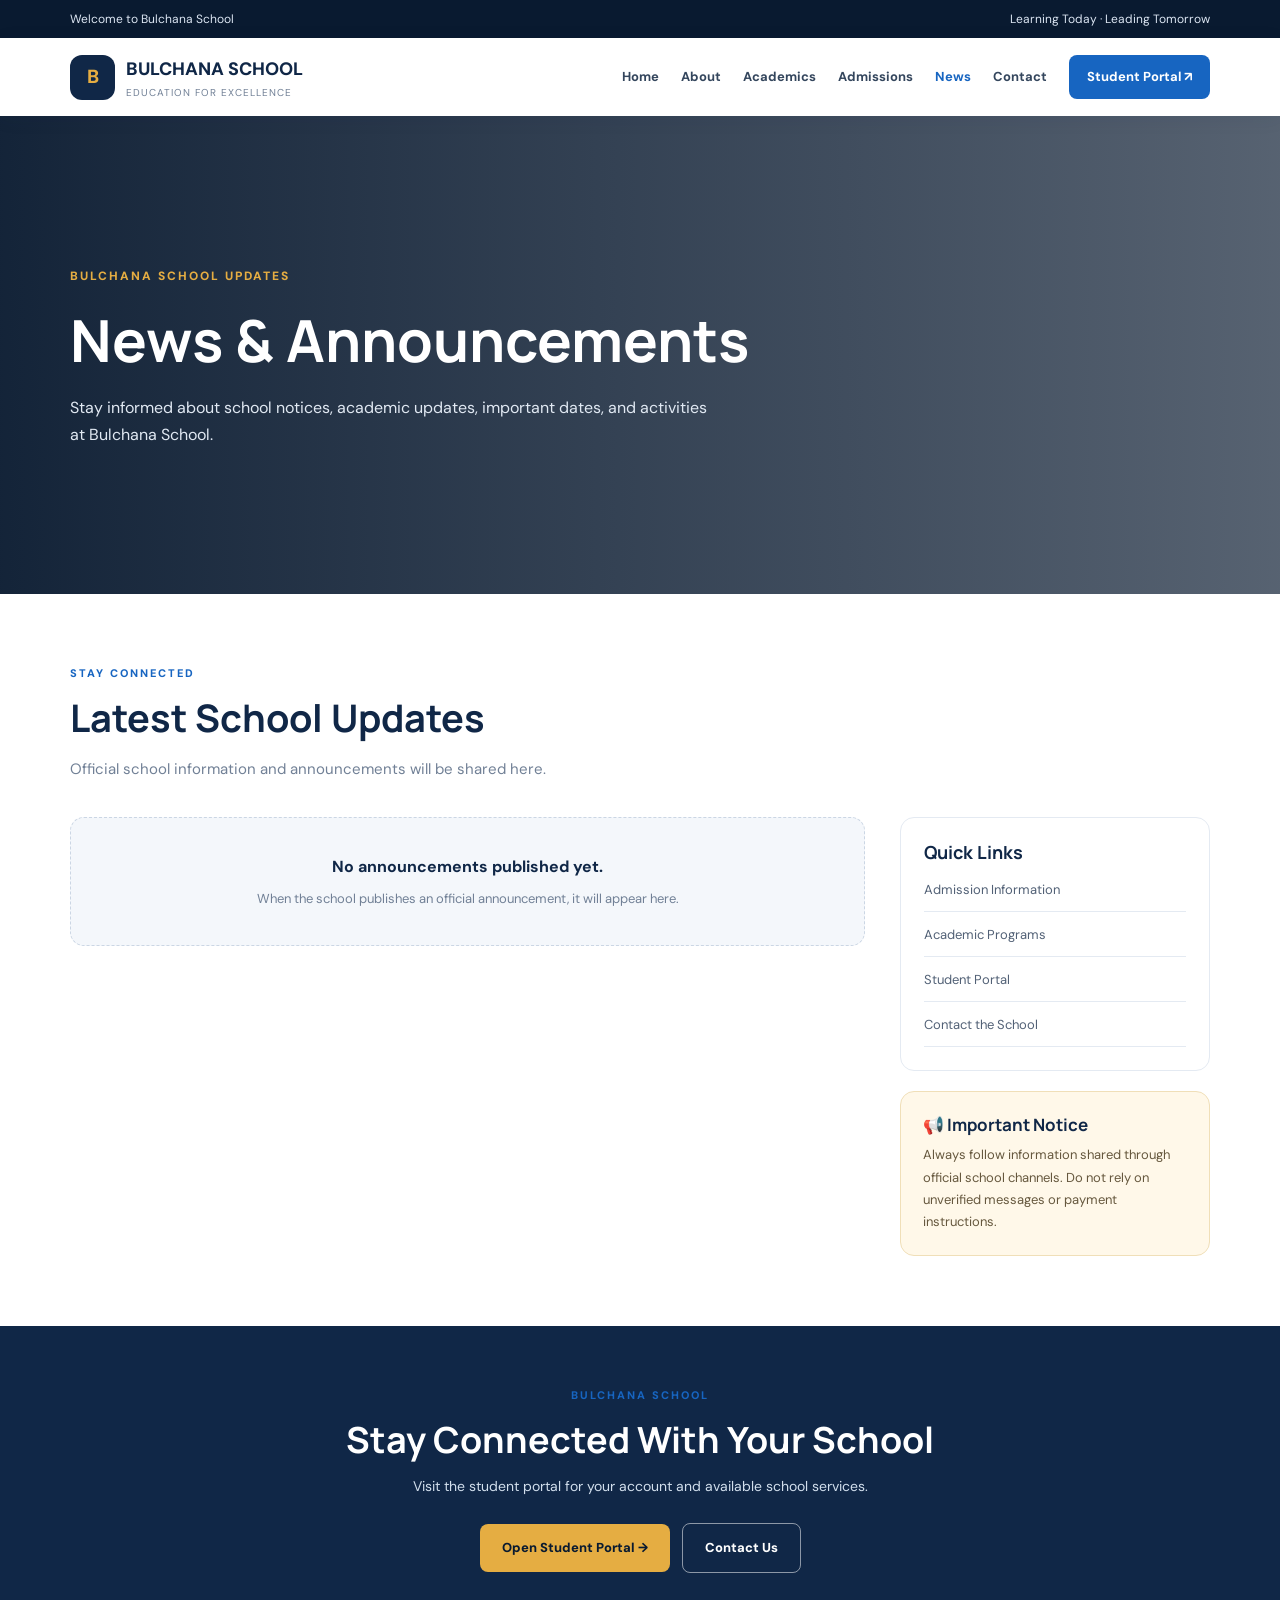
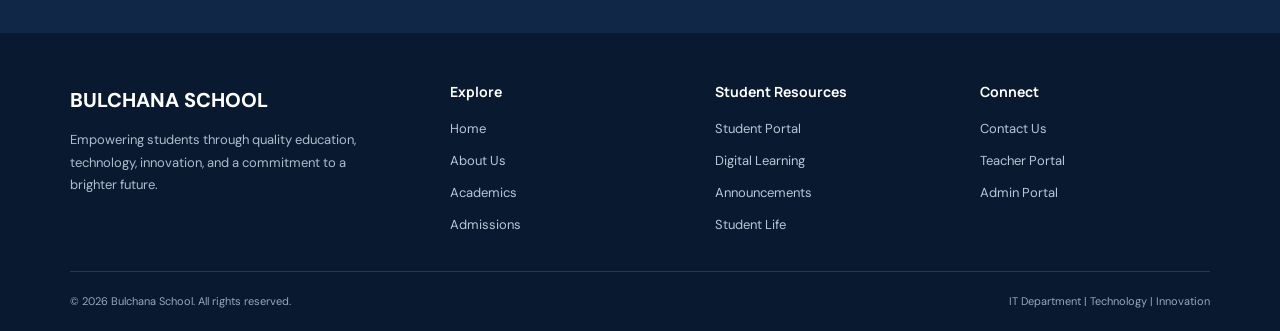
<file: announcements.html>
<!DOCTYPE html>
<html lang="en">
<head>
<meta charset="UTF-8">
<meta name="viewport" content="width=device-width, initial-scale=1.0">
<title>News & Announcements | Bulchana School</title>
<link rel="preconnect" href="https://fonts.googleapis.com">
<link href="https://fonts.googleapis.com/css2?family=DM+Sans:wght@400;500;600;700;800&family=Manrope:wght@400;500;600;700;800&display=swap" rel="stylesheet">

<style>
:root {
  --navy:#102747;
  --deep:#091a30;
  --blue:#1765c1;
  --gold:#e5ad42;
  --light:#f4f7fb;
  --white:#fff;
  --text:#26364a;
  --muted:#718096;
  --border:#e4eaf2;
}
*{box-sizing:border-box;margin:0;padding:0}
html{scroll-behavior:smooth}
body{font-family:'DM Sans',sans-serif;color:var(--text);line-height:1.7}
h1,h2,h3,h4{font-family:'Manrope',sans-serif;line-height:1.25;color:var(--navy)}
a{text-decoration:none;color:inherit}
.container{width:min(1140px,92%);margin:auto}

.topbar{background:var(--deep);color:#dce6f3;padding:9px 0;font-size:12px}
.topbar-inner{display:flex;justify-content:space-between;gap:12px;flex-wrap:wrap}

header{background:white;position:sticky;top:0;z-index:100;box-shadow:0 3px 18px #10274712}
.nav{min-height:78px;display:flex;align-items:center;justify-content:space-between;gap:20px}
.brand{display:flex;align-items:center;gap:11px}
.logo{width:45px;height:45px;border-radius:12px;background:var(--navy);color:var(--gold);display:grid;place-items:center;font-weight:800;font-size:19px}
.brand-name{font-weight:800;color:var(--navy);font-size:18px}
.brand-sub{font-size:10px;color:var(--muted);letter-spacing:1px}
.nav-links{display:flex;align-items:center;gap:22px}
.nav-links a{font-size:13px;font-weight:700;color:#34465d}
.nav-links a:hover,.nav-links a.active{color:var(--blue)}
.nav-links .login{background:var(--blue);color:white;padding:11px 18px;border-radius:8px}
.menu-btn{display:none;border:0;background:var(--light);color:var(--navy);width:42px;height:42px;border-radius:9px;font-size:23px;cursor:pointer}

.hero{
 min-height:350px;
 display:flex;
 align-items:center;
 color:white;
 background:linear-gradient(90deg,rgba(7,24,46,.95),rgba(7,24,46,.68)),
 url('https://images.unsplash.com/photo-1504711434969-e33886168f5c?auto=format&fit=crop&w=1800&q=85') center/cover;
}
.hero-content{padding:75px 0}
.eyebrow{color:var(--gold);font-size:12px;font-weight:800;letter-spacing:2px;text-transform:uppercase;margin-bottom:17px;display:inline-block}
.hero h1{color:white;font-size:clamp(38px,6vw,58px);max-width:750px;margin-bottom:18px}
.hero p{color:#e1e9f3;max-width:650px;font-size:16px}

section{padding:70px 0}
.section-label{color:var(--blue);text-transform:uppercase;letter-spacing:2px;font-size:11px;font-weight:800;margin-bottom:12px}
.section-title{font-size:clamp(27px,4vw,38px);margin-bottom:15px}
.section-desc{max-width:700px;color:var(--muted);font-size:15px}
.center{text-align:center}
.center .section-desc{margin:auto}

.news-layout{display:grid;grid-template-columns:1fr 310px;gap:35px;align-items:start}
.news-list{display:grid;gap:20px}
.news-card{border:1px solid var(--border);border-radius:15px;overflow:hidden;background:white;transition:.2s}
.news-card:hover{transform:translateY(-4px);box-shadow:0 12px 30px #10274712}
.news-image{height:210px;background:var(--light);display:grid;place-items:center;overflow:hidden}
.news-image img{width:100%;height:100%;object-fit:cover}
.news-content{padding:25px}
.news-meta{display:flex;gap:12px;align-items:center;flex-wrap:wrap;margin-bottom:12px;font-size:11px;color:var(--muted)}
.tag{background:#eaf2fc;color:var(--blue);padding:5px 10px;border-radius:20px;font-weight:800}
.news-content h3{font-size:21px;margin-bottom:10px}
.news-content p{font-size:14px;color:var(--muted)}
.news-footer{border-top:1px solid var(--border);margin-top:18px;padding-top:15px;font-size:12px;color:var(--muted)}

.sidebar{display:grid;gap:20px}
.side-card{border:1px solid var(--border);border-radius:14px;padding:23px;background:white}
.side-card h3{font-size:18px;margin-bottom:15px}
.side-links{display:grid;gap:12px}
.side-links a{font-size:13px;color:#526176;border-bottom:1px solid var(--border);padding-bottom:10px}
.side-links a:hover{color:var(--blue)}
.notice{background:#fff8e9;border:1px solid #f0dfb8;border-radius:14px;padding:22px}
.notice h3{font-size:17px;margin-bottom:9px}
.notice p{font-size:13px;color:#66583e}

.empty-state{padding:35px 25px;border:1px dashed #cbd6e4;border-radius:14px;text-align:center;background:var(--light)}
.empty-state strong{display:block;color:var(--navy);font-size:16px;margin-bottom:7px}
.empty-state p{font-size:13px;color:var(--muted)}

.cta{background:var(--navy);color:white;text-align:center;padding:60px 20px}
.cta h2{color:white;font-size:clamp(26px,4vw,36px);margin-bottom:13px}
.cta p{color:#d2dfed;max-width:620px;margin:0 auto 25px;font-size:14px}
.btn{display:inline-flex;align-items:center;justify-content:center;padding:13px 22px;border-radius:8px;font-size:13px;font-weight:800;transition:.2s}
.btn:hover{transform:translateY(-3px)}
.btn-primary{background:var(--gold);color:var(--deep)}
.btn-outline{border:1px solid #ffffff85;color:white}

footer{background:var(--deep);color:#c9d5e3;padding:50px 0 20px}
.footer-grid{display:grid;grid-template-columns:1.5fr 1fr 1fr 1fr;gap:35px;padding-bottom:35px}
.footer-brand{color:white;font-size:20px;font-weight:800;margin-bottom:12px}
footer p{font-size:13px;color:#aebdce;max-width:310px}
footer h4{color:white;font-size:14px;margin-bottom:17px}
.footer-links{display:grid;gap:10px}
.footer-links a{font-size:13px;color:#b8c7d8}
.footer-links a:hover{color:var(--gold)}
.copyright{border-top:1px solid #ffffff20;padding-top:20px;display:flex;justify-content:space-between;gap:12px;flex-wrap:wrap;font-size:11px;color:#94a8bd}

@media(max-width:850px){
 .nav-links{display:none;position:absolute;top:78px;left:0;right:0;background:white;padding:20px 5%;box-shadow:0 12px 20px #10274715;flex-direction:column;align-items:stretch;gap:0}
 .nav-links.show{display:flex}
 .nav-links a{padding:12px 0}
 .nav-links .login{text-align:center;margin-top:8px}
 .menu-btn{display:block}
 .news-layout{grid-template-columns:1fr}
 .sidebar{grid-template-columns:1fr 1fr}
 .footer-grid{grid-template-columns:repeat(2,1fr)}
}
@media(max-width:580px){
 section{padding:55px 0}
 .hero{min-height:390px}
 .hero-content{padding:60px 0}
 .sidebar{grid-template-columns:1fr}
 .footer-grid{grid-template-columns:1fr 1fr;gap:25px}
 .topbar-inner{justify-content:center;text-align:center}
 .news-content{padding:20px}
}
</style>
</head>

<body>
<div class="topbar">
 <div class="container topbar-inner">
  <span>Welcome to Bulchana School</span>
  <span>Learning Today · Leading Tomorrow</span>
 </div>
</div>

<header>
 <div class="container nav">
  <a href="index.html" class="brand">
   <div class="logo">B</div>
   <div>
    <div class="brand-name">BULCHANA SCHOOL</div>
    <div class="brand-sub">EDUCATION FOR EXCELLENCE</div>
   </div>
  </a>
  <button class="menu-btn" id="menuBtn" aria-label="Open navigation" aria-expanded="false">☰</button>
  <nav class="nav-links" id="navLinks">
   <a href="index.html">Home</a>
   <a href="about.html">About</a>
   <a href="academics.html">Academics</a>
   <a href="admissions.html">Admissions</a>
   <a href="announcements.html" class="active">News</a>
   <a href="contact.html">Contact</a>
   <a href="login.html" class="login">Student Portal ↗</a>
  </nav>
 </div>
</header>

<main>
<section class="hero">
 <div class="container hero-content">
  <span class="eyebrow">Bulchana School Updates</span>
  <h1>News & Announcements</h1>
  <p>Stay informed about school notices, academic updates, important dates, and activities at Bulchana School.</p>
 </div>
</section>

<section>
 <div class="container">
  <div class="section-label">Stay Connected</div>
  <h2 class="section-title">Latest School Updates</h2>
  <p class="section-desc">Official school information and announcements will be shared here.</p>

  <div class="news-layout" style="margin-top:35px">
   <div class="news-list">
    <div class="empty-state">
     <strong>No announcements published yet.</strong>
     <p>When the school publishes an official announcement, it will appear here.</p>
    </div>
   </div>

   <aside class="sidebar">
    <div class="side-card">
     <h3>Quick Links</h3>
     <div class="side-links">
      <a href="admissions.html">Admission Information</a>
      <a href="academics.html">Academic Programs</a>
      <a href="login.html">Student Portal</a>
      <a href="contact.html">Contact the School</a>
     </div>
    </div>

    <div class="notice">
     <h3>📢 Important Notice</h3>
     <p>Always follow information shared through official school channels. Do not rely on unverified messages or payment instructions.</p>
    </div>
   </aside>
  </div>
 </div>
</section>

<section class="cta">
 <div class="container">
  <div class="section-label">Bulchana School</div>
  <h2>Stay Connected With Your School</h2>
  <p>Visit the student portal for your account and available school services.</p>
  <a href="login.html" class="btn btn-primary">Open Student Portal →</a>
  <a href="contact.html" class="btn btn-outline" style="margin-left:8px">Contact Us</a>
 </div>
</section>
</main>

<footer>
 <div class="container">
  <div class="footer-grid">
   <div>
    <div class="footer-brand">BULCHANA SCHOOL</div>
    <p>Empowering students through quality education, technology, innovation, and a commitment to a brighter future.</p>
   </div>
   <div>
    <h4>Explore</h4>
    <div class="footer-links">
     <a href="index.html">Home</a>
     <a href="about.html">About Us</a>
     <a href="academics.html">Academics</a>
     <a href="admissions.html">Admissions</a>
    </div>
   </div>
   <div>
    <h4>Student Resources</h4>
    <div class="footer-links">
     <a href="login.html">Student Portal</a>
     <a href="digital-learning.html">Digital Learning</a>
     <a href="announcements.html">Announcements</a>
     <a href="student-life.html">Student Life</a>
    </div>
   </div>
   <div>
    <h4>Connect</h4>
    <div class="footer-links">
     <a href="contact.html">Contact Us</a>
     <a href="login.html">Teacher Portal</a>
     <a href="login.html">Admin Portal</a>
    </div>
   </div>
  </div>
  <div class="copyright">
   <span>© <span id="year"></span> Bulchana School. All rights reserved.</span>
   <span>IT Department | Technology | Innovation</span>
  </div>
 </div>
</footer>

<script>
const menuBtn=document.getElementById('menuBtn');
const navLinks=document.getElementById('navLinks');

menuBtn.addEventListener('click',()=>{
 const isOpen=navLinks.classList.toggle('show');
 menuBtn.setAttribute('aria-expanded',String(isOpen));
 menuBtn.textContent=isOpen?'✕':'☰';
});

navLinks.querySelectorAll('a').forEach(link=>{
 link.addEventListener('click',()=>{
  navLinks.classList.remove('show');
  menuBtn.setAttribute('aria-expanded','false');
  menuBtn.textContent='☰';
 });
});

document.getElementById('year').textContent=new Date().getFullYear();
</script>
</body>
</html>
</file>
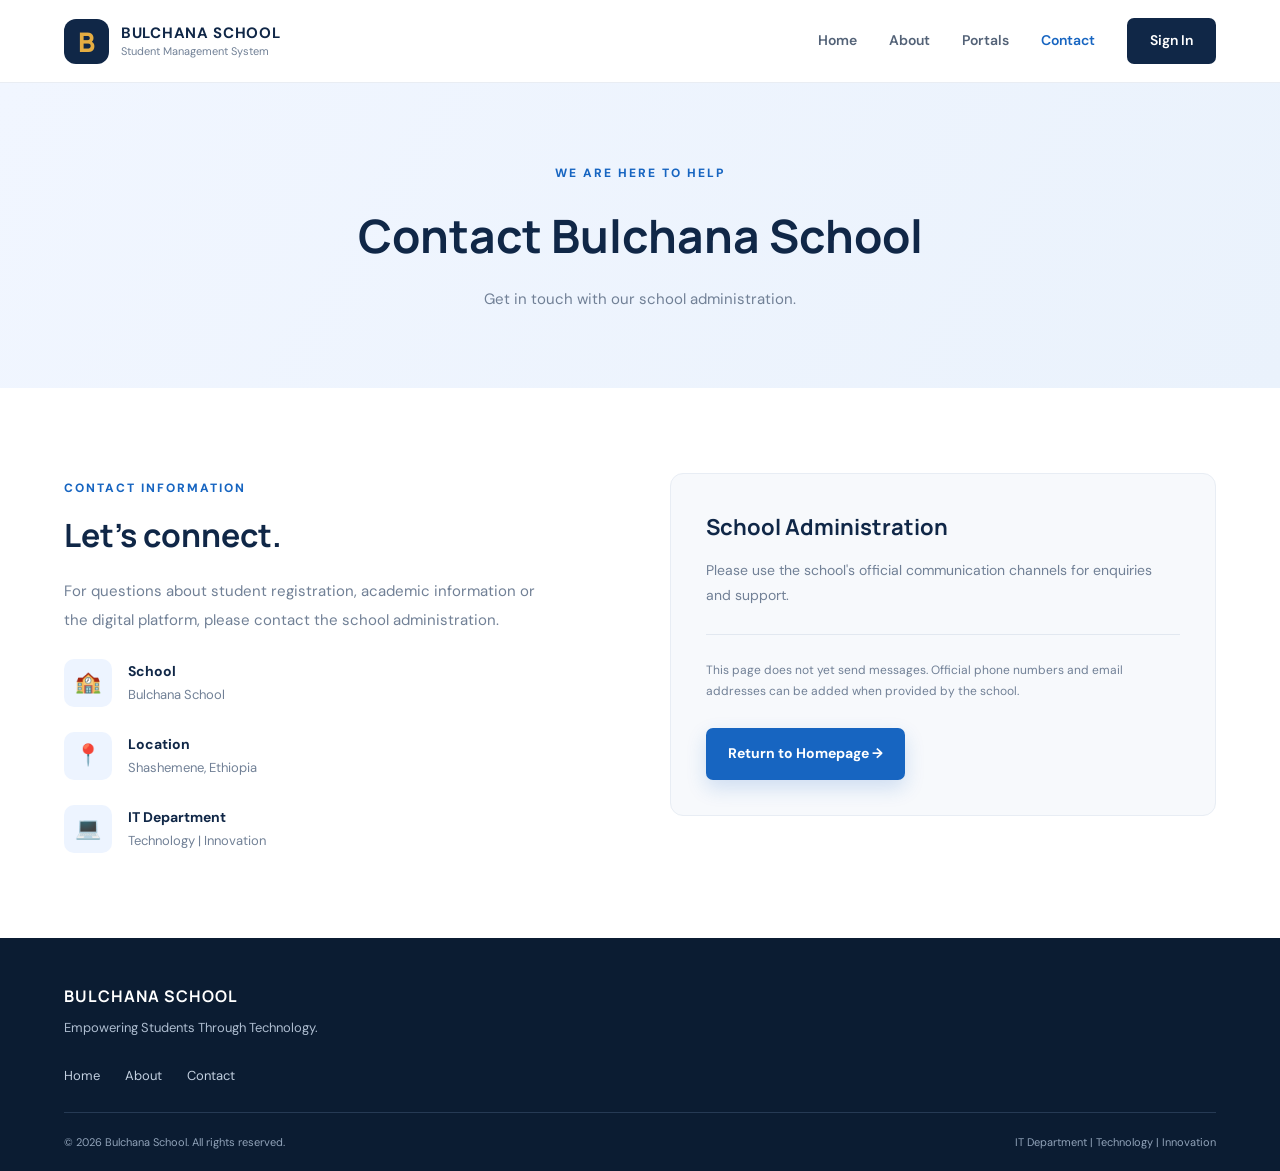
<file: contact.html>
<!DOCTYPE html>
<html lang="en">
<head>
  <meta charset="UTF-8">
  <meta name="viewport" content="width=device-width, initial-scale=1.0">
  <title>Contact Us | Bulchana School</title>
  <link rel="stylesheet" href="css/style.css">
</head>
<body>

<header class="header">
  <div class="container nav-container">
    <a href="index.html" class="brand">
      <div class="brand-logo">B</div>
      <div class="brand-text">
        <strong>BULCHANA SCHOOL</strong>
        <span>Student Management System</span>
      </div>
    </a>
    <button class="menu-toggle" id="menuToggle">☰</button>
    <nav class="nav" id="navigation">
      <a href="index.html">Home</a>
      <a href="about.html">About</a>
      <a href="index.html#portals">Portals</a>
      <a href="contact.html" class="active">Contact</a>
      <a href="student/login.html" class="nav-login">Sign In</a>
    </nav>
  </div>
</header>

<main>
  <section class="page-hero">
    <div class="container">
      <span class="section-label">WE ARE HERE TO HELP</span>
      <h1>Contact Bulchana School</h1>
      <p>Get in touch with our school administration.</p>
    </div>
  </section>

  <section class="contact-section">
    <div class="container contact-layout">

      <div class="contact-information">
        <span class="section-label">CONTACT INFORMATION</span>
        <h2>Let's connect.</h2>
        <p>
          For questions about student registration, academic
          information or the digital platform, please contact
          the school administration.
        </p>

        <div class="contact-item">
          <div class="contact-symbol">🏫</div>
          <div>
            <strong>School</strong>
            <span>Bulchana School</span>
          </div>
        </div>

        <div class="contact-item">
          <div class="contact-symbol">📍</div>
          <div>
            <strong>Location</strong>
            <span>Shashemene, Ethiopia</span>
          </div>
        </div>

        <div class="contact-item">
          <div class="contact-symbol">💻</div>
          <div>
            <strong>IT Department</strong>
            <span>Technology | Innovation</span>
          </div>
        </div>
      </div>

      <div class="contact-panel">
        <h3>School Administration</h3>
        <p>
          Please use the school's official communication channels
          for enquiries and support.
        </p>
        <div class="contact-divider"></div>
        <p class="contact-note">
          This page does not yet send messages. Official phone
          numbers and email addresses can be added when provided
          by the school.
        </p>
        <a href="index.html" class="btn btn-primary contact-home">
          Return to Homepage →
        </a>
      </div>

    </div>
  </section>
</main>

<footer class="footer">
  <div class="container footer-content">
    <div class="footer-brand">
      <strong>BULCHANA SCHOOL</strong>
      <p>Empowering Students Through Technology.</p>
    </div>
    <div class="footer-links">
      <a href="index.html">Home</a>
      <a href="about.html">About</a>
      <a href="contact.html">Contact</a>
    </div>
    <div class="footer-bottom">
      <p>© <span class="year"></span> Bulchana School. All rights reserved.</p>
      <p>IT Department | Technology | Innovation</p>
    </div>
  </div>
</footer>

<script>
  document.querySelector(".year").textContent = new Date().getFullYear();
  document.getElementById("menuToggle").addEventListener("click", function() {
    document.getElementById("navigation").classList.toggle("show");
  });
</script>
</body>
</html>
</file>
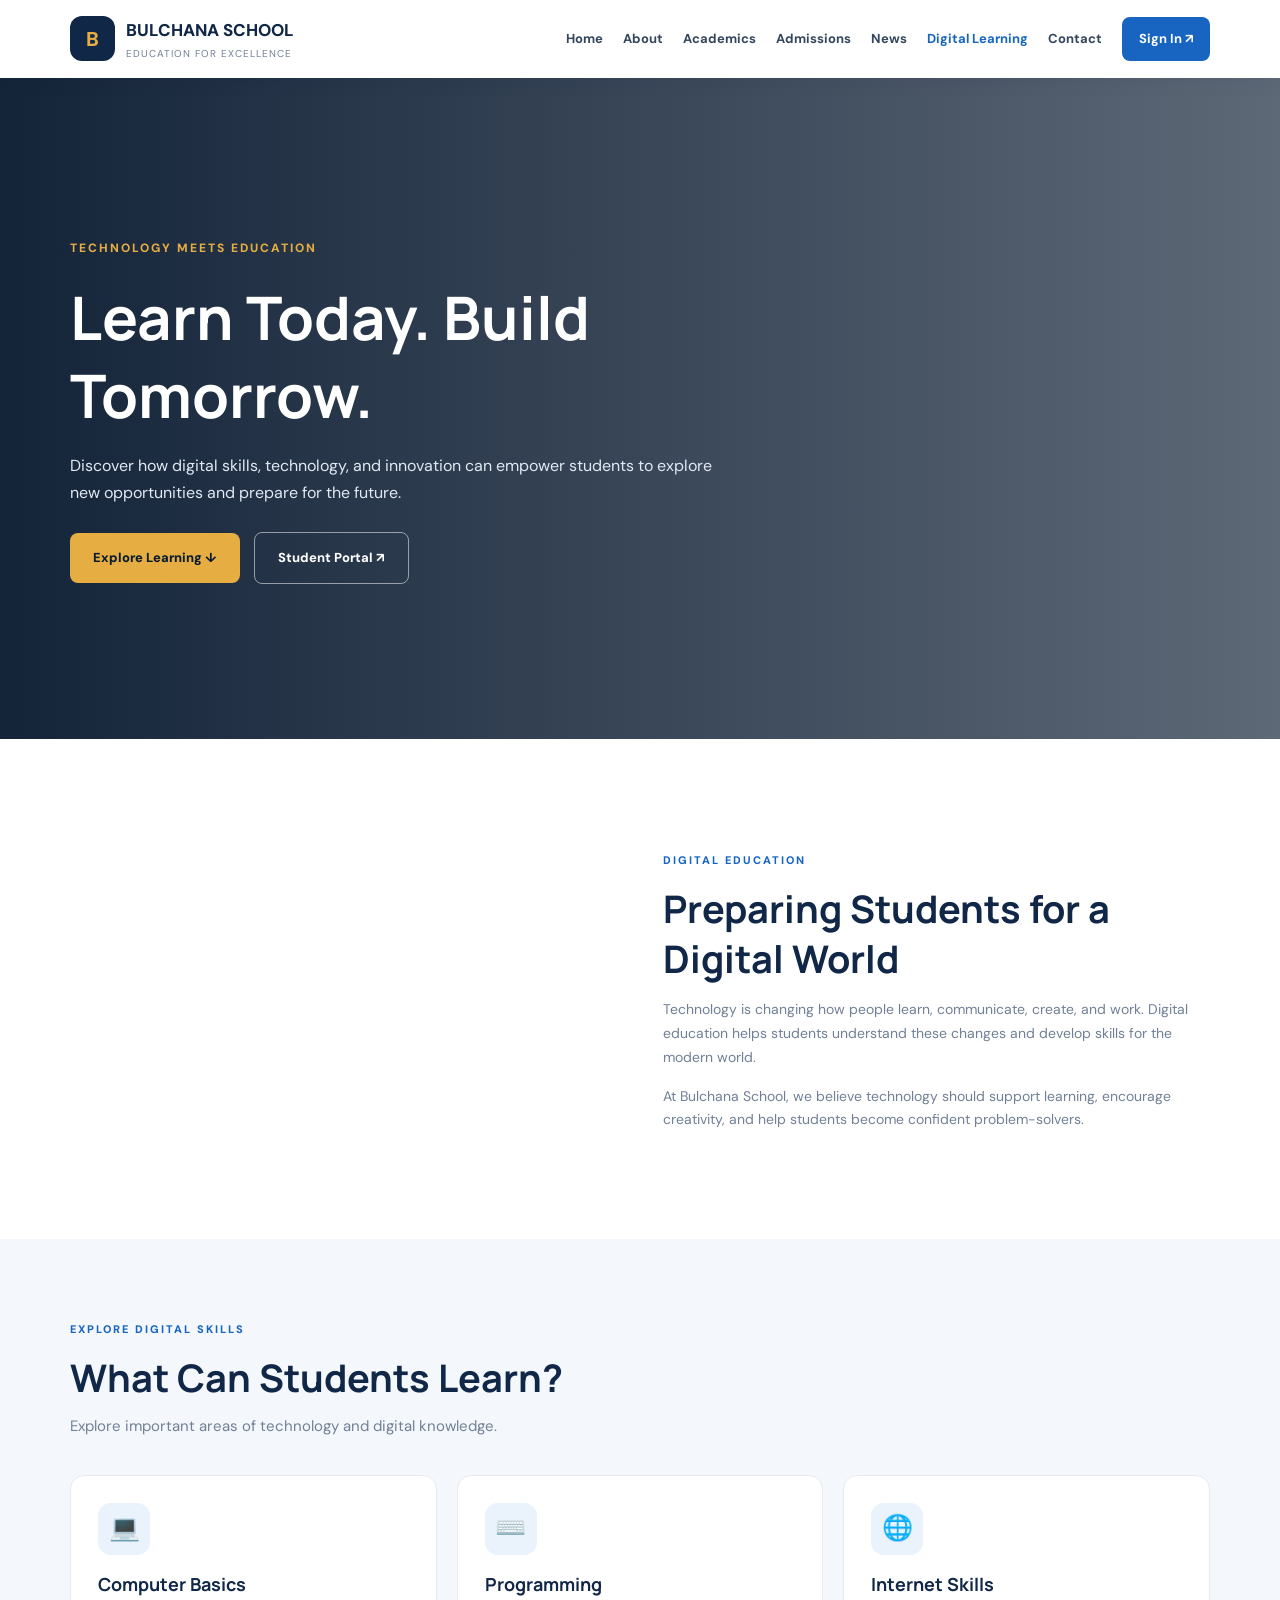
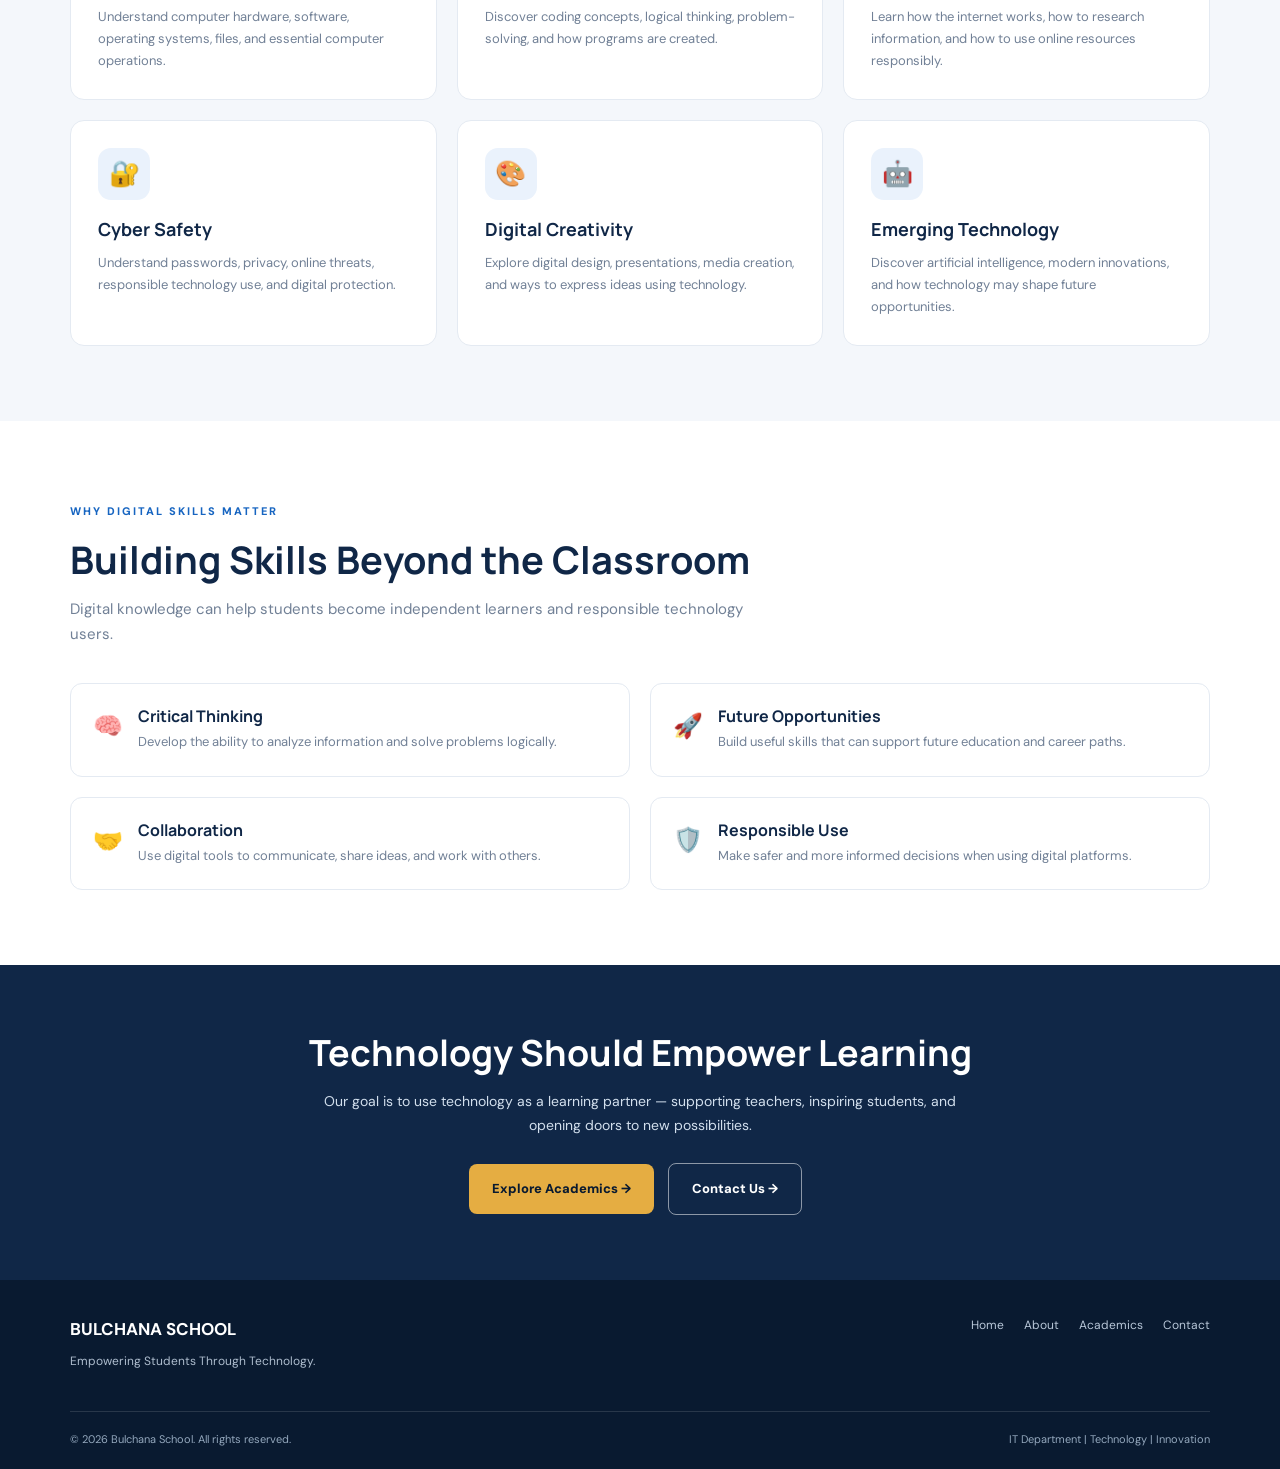
<file: digital-learning.html>
<!DOCTYPE html>
<html lang="en">
<head>
<meta charset="UTF-8">
<meta name="viewport" content="width=device-width, initial-scale=1.0">
<title>Digital Learning | Bulchana School</title>

<link rel="preconnect" href="https://fonts.googleapis.com">
<link href="https://fonts.googleapis.com/css2?family=DM+Sans:wght@400;500;600;700;800&family=Manrope:wght@400;500;600;700;800&display=swap" rel="stylesheet">

<style>
:root{
 --navy:#102747;
 --deep:#091a30;
 --blue:#1765c1;
 --gold:#e5ad42;
 --light:#f4f7fb;
 --white:#fff;
 --text:#26364a;
 --muted:#718096;
 --border:#e4eaf2;
}

*{box-sizing:border-box;margin:0;padding:0}
body{font-family:'DM Sans',sans-serif;color:var(--text);line-height:1.7}
h1,h2,h3{font-family:'Manrope',sans-serif;color:var(--navy);line-height:1.3}
a{text-decoration:none;color:inherit}
.container{width:min(1140px,92%);margin:auto}

header{background:white;position:sticky;top:0;z-index:10;box-shadow:0 3px 18px #10274712}
.nav{min-height:78px;display:flex;align-items:center;justify-content:space-between;gap:20px}
.brand{display:flex;align-items:center;gap:11px}
.logo{width:45px;height:45px;border-radius:12px;background:var(--navy);color:var(--gold);display:grid;place-items:center;font-weight:800;font-size:20px}
.brand-name{font-weight:800;color:var(--navy);font-size:17px}
.brand-sub{font-size:10px;color:var(--muted);letter-spacing:1px}
.nav-links{display:flex;align-items:center;gap:20px}
.nav-links a{font-size:13px;font-weight:700;color:#34465d}
.nav-links a:hover,.nav-links a.active{color:var(--blue)}
.nav-links .login{background:var(--blue);color:white;padding:11px 17px;border-radius:8px}
.menu-btn{display:none;border:0;background:var(--light);color:var(--navy);width:42px;height:42px;border-radius:9px;font-size:22px}

.hero{
 min-height:440px;
 display:flex;
 align-items:center;
 color:white;
 background:linear-gradient(90deg,rgba(7,24,46,.95),rgba(7,24,46,.65)),
 url('https://images.unsplash.com/photo-1516321318423-f06f85e504b3?auto=format&fit=crop&w=1800&q=85') center/cover;
}
.hero-content{padding:80px 0}
.eyebrow{color:var(--gold);font-size:12px;font-weight:800;letter-spacing:2px;text-transform:uppercase}
.hero h1{color:white;font-size:clamp(38px,6vw,60px);max-width:750px;margin:18px 0}
.hero p{color:#e1e9f3;max-width:650px;font-size:16px}
.btn{display:inline-flex;padding:14px 23px;border-radius:8px;font-size:13px;font-weight:800;margin:25px 10px 0 0}
.btn-primary{background:var(--gold);color:var(--deep)}
.btn-outline{border:1px solid #ffffff85;color:white}

section{padding:75px 0}
.section-label{color:var(--blue);font-size:11px;font-weight:800;letter-spacing:2px;text-transform:uppercase}
.section-title{font-size:clamp(27px,4vw,38px);margin:12px 0}
.section-desc{max-width:700px;color:var(--muted);font-size:15px}

.intro-grid{display:grid;grid-template-columns:1fr 1fr;gap:45px;align-items:center}
.intro-image{min-height:350px;border-radius:16px;background:url('https://images.unsplash.com/photo-1516321318423-f06f85e504b3?auto=format&fit=crop&w=1000&q=85') center/cover}
.intro-text p{color:var(--muted);margin-top:15px;font-size:14px}

.learning-section{background:var(--light)}
.learning-grid{display:grid;grid-template-columns:repeat(3,1fr);gap:20px;margin-top:35px}
.learning-card{background:white;border:1px solid var(--border);border-radius:14px;padding:27px;transition:.2s}
.learning-card:hover{transform:translateY(-5px);box-shadow:0 12px 30px #10274710}
.card-icon{width:52px;height:52px;border-radius:13px;background:#eaf2fc;display:grid;place-items:center;font-size:25px;margin-bottom:18px}
.learning-card h3{font-size:18px;margin-bottom:10px}
.learning-card p{font-size:13px;color:var(--muted)}

.benefits-grid{display:grid;grid-template-columns:repeat(2,1fr);gap:20px;margin-top:35px}
.benefit{display:flex;gap:15px;padding:22px;border:1px solid var(--border);border-radius:12px}
.benefit-icon{font-size:24px}
.benefit h3{font-size:16px;margin-bottom:5px}
.benefit p{font-size:13px;color:var(--muted)}

.cta{background:var(--navy);color:white;text-align:center;padding:65px 20px}
.cta h2{color:white;font-size:clamp(26px,4vw,36px);margin-bottom:13px}
.cta p{color:#d2dfed;max-width:650px;margin:auto;font-size:14px}

footer{background:var(--deep);color:#c9d5e3;padding:35px 0 20px}
.footer-content{display:flex;justify-content:space-between;gap:20px;flex-wrap:wrap}
.footer-brand strong{color:white;font-size:17px}
.footer-brand p{font-size:12px;color:#aebdce;margin-top:7px}
.footer-links{display:flex;gap:20px;flex-wrap:wrap}
.footer-links a{font-size:12px;color:#b8c7d8}
.footer-links a:hover{color:var(--gold)}
.footer-bottom{width:100%;border-top:1px solid #ffffff20;padding-top:18px;margin-top:20px;display:flex;justify-content:space-between;gap:12px;flex-wrap:wrap;font-size:11px;color:#94a8bd}

@media(max-width:850px){
 .nav-links{display:none;position:absolute;top:78px;left:0;right:0;background:white;padding:20px 5%;box-shadow:0 12px 20px #10274715;flex-direction:column;align-items:stretch;gap:0}
 .nav-links.show{display:flex}
 .nav-links a{padding:12px 0}
 .nav-links .login{text-align:center;margin-top:8px}
 .menu-btn{display:block}
 .intro-grid{grid-template-columns:1fr}
 .learning-grid{grid-template-columns:1fr 1fr}
}

@media(max-width:580px){
 section{padding:55px 0}
 .hero{min-height:390px}
 .hero-content{padding:60px 0}
 .learning-grid,.benefits-grid{grid-template-columns:1fr}
 .intro-image{min-height:240px}
 .footer-content{flex-direction:column}
}
</style>
</head>

<body>

<header>
 <div class="container nav">
  <a href="index.html" class="brand">
   <div class="logo">B</div>
   <div>
    <div class="brand-name">BULCHANA SCHOOL</div>
    <div class="brand-sub">EDUCATION FOR EXCELLENCE</div>
   </div>
  </a>

  <button class="menu-btn" id="menuBtn" aria-label="Open navigation">☰</button>

  <nav class="nav-links" id="navLinks">
   <a href="index.html">Home</a>
   <a href="about.html">About</a>
   <a href="academics.html">Academics</a>
   <a href="admissions.html">Admissions</a>
   <a href="announcements.html">News</a>
   <a href="digital-learning.html" class="active">Digital Learning</a>
   <a href="contact.html">Contact</a>
   <a href="login.html" class="login">Sign In ↗</a>
  </nav>
 </div>
</header>

<main>

<section class="hero">
 <div class="container hero-content">
  <span class="eyebrow">Technology Meets Education</span>
  <h1>Learn Today. Build Tomorrow.</h1>
  <p>Discover how digital skills, technology, and innovation can empower students to explore new opportunities and prepare for the future.</p>
  <a href="#learning" class="btn btn-primary">Explore Learning ↓</a>
  <a href="login.html" class="btn btn-outline">Student Portal ↗</a>
 </div>
</section>

<section>
 <div class="container intro-grid">
  <div class="intro-image"></div>
  <div class="intro-text">
   <span class="section-label">Digital Education</span>
   <h2 class="section-title">Preparing Students for a Digital World</h2>
   <p>Technology is changing how people learn, communicate, create, and work. Digital education helps students understand these changes and develop skills for the modern world.</p>
   <p>At Bulchana School, we believe technology should support learning, encourage creativity, and help students become confident problem-solvers.</p>
  </div>
 </div>
</section>

<section class="learning-section" id="learning">
 <div class="container">
  <span class="section-label">Explore Digital Skills</span>
  <h2 class="section-title">What Can Students Learn?</h2>
  <p class="section-desc">Explore important areas of technology and digital knowledge.</p>

  <div class="learning-grid">

   <div class="learning-card">
    <div class="card-icon">💻</div>
    <h3>Computer Basics</h3>
    <p>Understand computer hardware, software, operating systems, files, and essential computer operations.</p>
   </div>

   <div class="learning-card">
    <div class="card-icon">⌨️</div>
    <h3>Programming</h3>
    <p>Discover coding concepts, logical thinking, problem-solving, and how programs are created.</p>
   </div>

   <div class="learning-card">
    <div class="card-icon">🌐</div>
    <h3>Internet Skills</h3>
    <p>Learn how the internet works, how to research information, and how to use online resources responsibly.</p>
   </div>

   <div class="learning-card">
    <div class="card-icon">🔐</div>
    <h3>Cyber Safety</h3>
    <p>Understand passwords, privacy, online threats, responsible technology use, and digital protection.</p>
   </div>

   <div class="learning-card">
    <div class="card-icon">🎨</div>
    <h3>Digital Creativity</h3>
    <p>Explore digital design, presentations, media creation, and ways to express ideas using technology.</p>
   </div>

   <div class="learning-card">
    <div class="card-icon">🤖</div>
    <h3>Emerging Technology</h3>
    <p>Discover artificial intelligence, modern innovations, and how technology may shape future opportunities.</p>
   </div>

  </div>
 </div>
</section>

<section>
 <div class="container">
  <span class="section-label">Why Digital Skills Matter</span>
  <h2 class="section-title">Building Skills Beyond the Classroom</h2>
  <p class="section-desc">Digital knowledge can help students become independent learners and responsible technology users.</p>

  <div class="benefits-grid">

   <div class="benefit">
    <div class="benefit-icon">🧠</div>
    <div>
     <h3>Critical Thinking</h3>
     <p>Develop the ability to analyze information and solve problems logically.</p>
    </div>
   </div>

   <div class="benefit">
    <div class="benefit-icon">🚀</div>
    <div>
     <h3>Future Opportunities</h3>
     <p>Build useful skills that can support future education and career paths.</p>
    </div>
   </div>

   <div class="benefit">
    <div class="benefit-icon">🤝</div>
    <div>
     <h3>Collaboration</h3>
     <p>Use digital tools to communicate, share ideas, and work with others.</p>
    </div>
   </div>

   <div class="benefit">
    <div class="benefit-icon">🛡️</div>
    <div>
     <h3>Responsible Use</h3>
     <p>Make safer and more informed decisions when using digital platforms.</p>
    </div>
   </div>

  </div>
 </div>
</section>

<section class="cta">
 <div class="container">
  <h2>Technology Should Empower Learning</h2>
  <p>Our goal is to use technology as a learning partner — supporting teachers, inspiring students, and opening doors to new possibilities.</p>
  <a href="academics.html" class="btn btn-primary">Explore Academics →</a>
  <a href="contact.html" class="btn btn-outline">Contact Us →</a>
 </div>
</section>

</main>

<footer>
 <div class="container footer-content">
  <div class="footer-brand">
   <strong>BULCHANA SCHOOL</strong>
   <p>Empowering Students Through Technology.</p>
  </div>

  <div class="footer-links">
   <a href="index.html">Home</a>
   <a href="about.html">About</a>
   <a href="academics.html">Academics</a>
   <a href="contact.html">Contact</a>
  </div>

  <div class="footer-bottom">
   <span>© <span id="year"></span> Bulchana School. All rights reserved.</span>
   <span>IT Department | Technology | Innovation</span>
  </div>
 </div>
</footer>

<script>
const menuBtn = document.getElementById("menuBtn");
const navLinks = document.getElementById("navLinks");

menuBtn.addEventListener("click", function(){
 const isOpen = navLinks.classList.toggle("show");
 menuBtn.setAttribute("aria-expanded", String(isOpen));
 menuBtn.textContent = isOpen ? "✕" : "☰";
});

navLinks.querySelectorAll("a").forEach(function(link){
 link.addEventListener("click", function(){
  navLinks.classList.remove("show");
  menuBtn.setAttribute("aria-expanded", "false");
  menuBtn.textContent = "☰";
 });
});

document.getElementById("year").textContent = new Date().getFullYear();
</script>

</body>
</html>
</file>
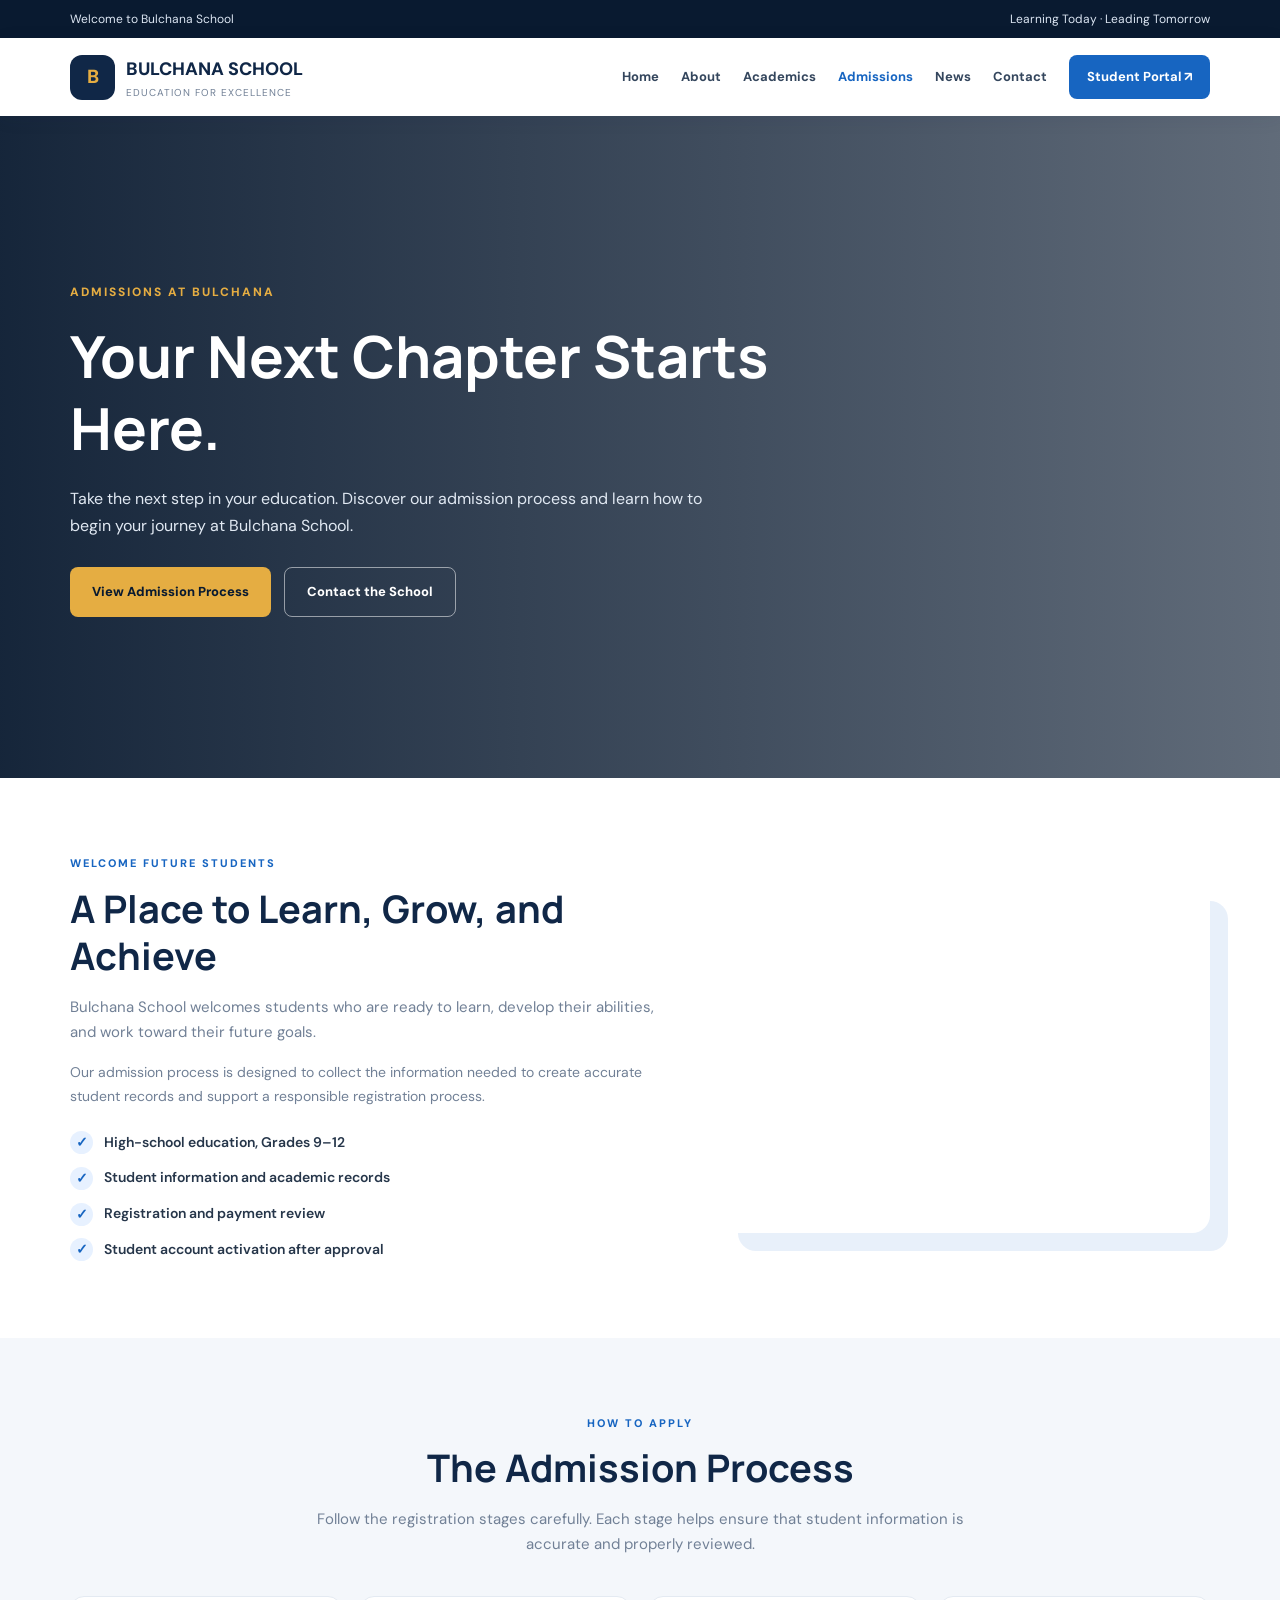
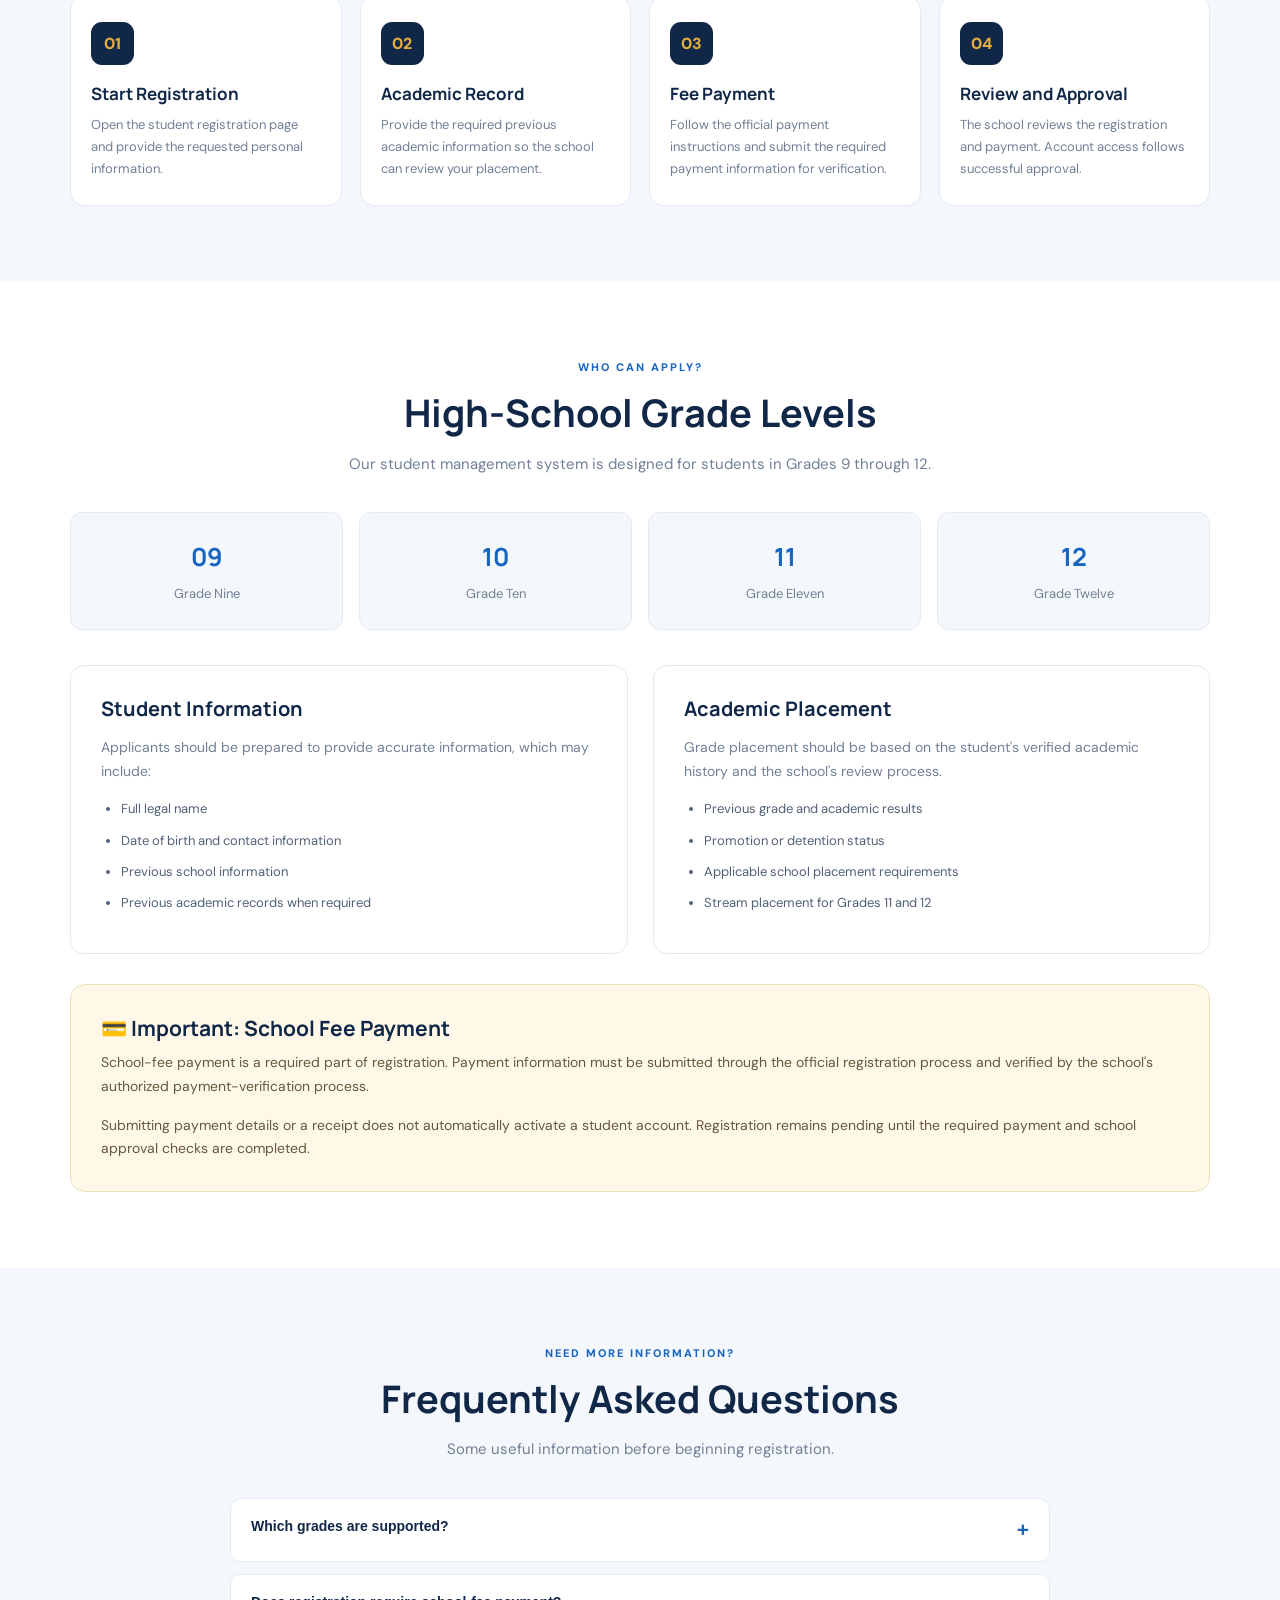
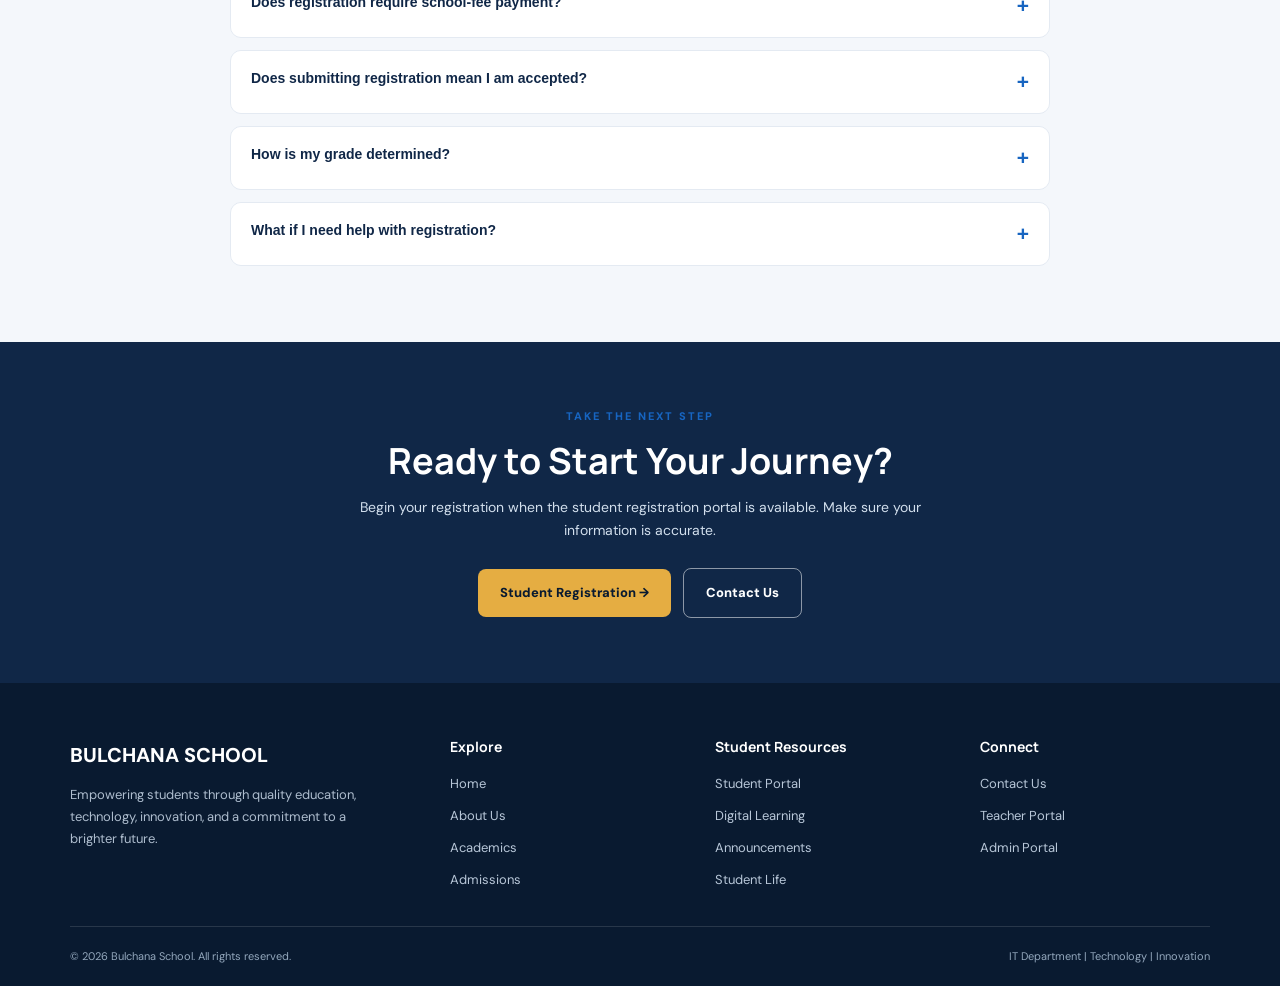
<file: register.html>
<!DOCTYPE html>
<html lang="en">
<head>
<meta charset="UTF-8">
<meta name="viewport" content="width=device-width, initial-scale=1.0">
<title>Admissions | Bulchana School</title>
<link rel="preconnect" href="https://fonts.googleapis.com">
<link href="https://fonts.googleapis.com/css2?family=DM+Sans:wght@400;500;600;700&family=Manrope:wght@400;500;600;700;800&display=swap" rel="stylesheet">

<style>
:root {
  --navy:#102747;
  --deep:#091a30;
  --blue:#1765c1;
  --gold:#e5ad42;
  --light:#f4f7fb;
  --white:#fff;
  --text:#26364a;
  --muted:#718096;
  --border:#e4eaf2;
}
* {box-sizing:border-box;margin:0;padding:0}
html {scroll-behavior:smooth}
body {font-family:'DM Sans',sans-serif;color:var(--text);line-height:1.7}
h1,h2,h3,h4 {font-family:'Manrope',sans-serif;line-height:1.25;color:var(--navy)}
a {text-decoration:none;color:inherit}
.container {width:min(1140px,92%);margin:auto}

.topbar {background:var(--deep);color:#dce6f3;padding:9px 0;font-size:12px}
.topbar-inner {display:flex;justify-content:space-between;gap:12px;flex-wrap:wrap}

header {background:white;position:sticky;top:0;z-index:100;box-shadow:0 3px 18px #10274712}
.nav {min-height:78px;display:flex;align-items:center;justify-content:space-between;gap:20px}
.brand {display:flex;align-items:center;gap:11px}
.logo {width:45px;height:45px;border-radius:12px;background:var(--navy);color:var(--gold);display:grid;place-items:center;font-weight:800;font-size:19px}
.brand-name {font-weight:800;color:var(--navy);font-size:18px}
.brand-sub {font-size:10px;color:var(--muted);letter-spacing:1px}
.nav-links {display:flex;align-items:center;gap:22px}
.nav-links a {font-size:13px;font-weight:700;color:#34465d}
.nav-links a:hover,.nav-links a.active {color:var(--blue)}
.nav-links .login {background:var(--blue);color:white;padding:11px 18px;border-radius:8px}
.menu-btn {display:none;border:0;background:var(--light);color:var(--navy);width:42px;height:42px;border-radius:9px;font-size:23px;cursor:pointer}

.hero {
  min-height:410px;
  display:flex;
  align-items:center;
  color:white;
  background:linear-gradient(90deg,rgba(7,24,46,.94),rgba(7,24,46,.64)),
  url('https://images.unsplash.com/photo-1427504494785-3a9ca7044f45?auto=format&fit=crop&w=1800&q=85') center/cover;
}
.hero-content {padding:85px 0}
.eyebrow {color:var(--gold);font-size:12px;font-weight:800;letter-spacing:2px;text-transform:uppercase;margin-bottom:17px;display:inline-block}
.hero h1 {color:white;font-size:clamp(38px,6vw,58px);max-width:750px;margin-bottom:20px}
.hero p {color:#e1e9f3;max-width:650px;font-size:16px}
.btn {display:inline-flex;align-items:center;justify-content:center;padding:13px 22px;border-radius:8px;font-size:13px;font-weight:800;transition:.2s}
.btn:hover {transform:translateY(-3px)}
.btn-primary {background:var(--gold);color:var(--deep)}
.btn-outline {border:1px solid #ffffff85;color:white}
.hero-buttons {display:flex;gap:13px;flex-wrap:wrap;margin-top:28px}

section {padding:76px 0}
.section-label {color:var(--blue);text-transform:uppercase;letter-spacing:2px;font-size:11px;font-weight:800;margin-bottom:12px}
.section-title {font-size:clamp(27px,4vw,38px);margin-bottom:15px}
.section-desc {max-width:700px;color:var(--muted);font-size:15px}
.center {text-align:center}
.center .section-desc {margin:auto}

.intro-grid {display:grid;grid-template-columns:1.1fr .9fr;gap:50px;align-items:center}
.intro-text p {font-size:15px;color:var(--muted);margin:15px 0}
.intro-image {min-height:350px;border-radius:18px;background:url('https://images.unsplash.com/photo-1523050854058-8df90110c9f1?auto=format&fit=crop&w=1000&q=85') center/cover;box-shadow:18px 18px 0 #e8f0fa}
.check-list {list-style:none;display:grid;gap:12px;margin-top:22px}
.check-list li {display:flex;gap:11px;align-items:center;font-size:14px;font-weight:600}
.check {width:23px;height:23px;flex-shrink:0;display:grid;place-items:center;border-radius:50%;background:#e7f1ff;color:var(--blue);font-weight:800}

.process {background:var(--light)}
.process-grid {display:grid;grid-template-columns:repeat(4,1fr);gap:18px;margin-top:38px}
.process-card {background:white;border:1px solid var(--border);border-radius:14px;padding:25px 20px;transition:.2s}
.process-card:hover {transform:translateY(-5px);box-shadow:0 12px 30px #10274712}
.step {width:43px;height:43px;background:var(--navy);color:var(--gold);display:grid;place-items:center;border-radius:11px;font-weight:800;margin-bottom:18px}
.process-card h3 {font-size:17px;margin-bottom:10px}
.process-card p {font-size:13px;color:var(--muted)}

.requirements-grid {display:grid;grid-template-columns:1fr 1fr;gap:25px;margin-top:35px}
.info-card {padding:30px;border:1px solid var(--border);border-radius:14px}
.info-card h3 {font-size:20px;margin-bottom:15px}
.info-card p {font-size:14px;color:var(--muted)}
.info-card ul {margin:15px 0 0 20px;font-size:13px;color:#526176}
.info-card li {margin:9px 0}

.payment {background:#fff8e9;border:1px solid #f0dfb8;border-radius:15px;padding:30px;margin-top:30px}
.payment h3 {font-size:21px;margin-bottom:10px}
.payment p {font-size:14px;color:#66583e}
.payment-note {margin-top:15px;font-size:12px;color:#806b46}

.grade-grid {display:grid;grid-template-columns:repeat(4,1fr);gap:16px;margin-top:35px}
.grade-card {padding:23px 15px;background:var(--light);border-radius:12px;text-align:center;border:1px solid var(--border)}
.grade-card strong {display:block;font-family:'Manrope',sans-serif;color:var(--blue);font-size:25px}
.grade-card span {font-size:13px;color:var(--muted)}

.faq-list {max-width:820px;margin:35px auto 0;display:grid;gap:12px}
.faq-item {border:1px solid var(--border);border-radius:11px;overflow:hidden;background:white}
.faq-question {width:100%;border:0;background:white;padding:19px 20px;text-align:left;display:flex;justify-content:space-between;gap:15px;cursor:pointer;color:var(--navy);font-weight:700;font-size:14px}
.faq-answer {display:none;padding:0 20px 19px;color:var(--muted);font-size:13px}
.faq-item.open .faq-answer {display:block}
.faq-item.open .plus {transform:rotate(45deg)}
.plus {font-size:21px;color:var(--blue);transition:.2s}

.cta {background:var(--navy);color:white;text-align:center;padding:65px 20px}
.cta h2 {color:white;font-size:clamp(26px,4vw,36px);margin-bottom:13px}
.cta p {color:#d2dfed;max-width:620px;margin:0 auto 25px;font-size:14px}

footer {background:var(--deep);color:#c9d5e3;padding:55px 0 20px}
.footer-grid {display:grid;grid-template-columns:1.5fr 1fr 1fr 1fr;gap:35px;padding-bottom:35px}
.footer-brand {color:white;font-size:20px;font-weight:800;margin-bottom:12px}
footer p {font-size:13px;color:#aebdce;max-width:310px}
footer h4 {color:white;font-size:14px;margin-bottom:17px}
.footer-links {display:grid;gap:10px}
.footer-links a {font-size:13px;color:#b8c7d8}
.footer-links a:hover {color:var(--gold)}
.copyright {border-top:1px solid #ffffff20;padding-top:20px;display:flex;justify-content:space-between;gap:12px;flex-wrap:wrap;font-size:11px;color:#94a8bd}

@media(max-width:850px) {
 .nav-links {display:none;position:absolute;top:78px;left:0;right:0;background:white;padding:20px 5%;box-shadow:0 12px 20px #10274715;flex-direction:column;align-items:stretch;gap:0}
 .nav-links.show {display:flex}
 .nav-links a {padding:12px 0}
 .nav-links .login {text-align:center;margin-top:8px}
 .menu-btn {display:block}
 .intro-grid {grid-template-columns:1fr;gap:35px}
 .intro-image {min-height:290px;grid-row:1}
 .process-grid {grid-template-columns:repeat(2,1fr)}
 .footer-grid {grid-template-columns:repeat(2,1fr)}
}
@media(max-width:580px) {
 section {padding:58px 0}
 .hero {min-height:440px}
 .hero-content {padding:65px 0}
 .requirements-grid,.grade-grid {grid-template-columns:1fr 1fr}
 .process-grid {grid-template-columns:1fr}
 .footer-grid {grid-template-columns:1fr 1fr;gap:25px}
 .topbar-inner {justify-content:center;text-align:center}
}
</style>
</head>

<body>

<div class="topbar">
 <div class="container topbar-inner">
  <span>Welcome to Bulchana School</span>
  <span>Learning Today · Leading Tomorrow</span>
 </div>
</div>

<header>
 <div class="container nav">
  <a href="index.html" class="brand">
   <div class="logo">B</div>
   <div>
    <div class="brand-name">BULCHANA SCHOOL</div>
    <div class="brand-sub">EDUCATION FOR EXCELLENCE</div>
   </div>
  </a>

  <button class="menu-btn" id="menuBtn" aria-label="Open navigation" aria-expanded="false">☰</button>

  <nav class="nav-links" id="navLinks">
   <a href="index.html">Home</a>
   <a href="about.html">About</a>
   <a href="academics.html">Academics</a>
   <a href="admissions.html" class="active">Admissions</a>
   <a href="announcements.html">News</a>
   <a href="contact.html">Contact</a>
   <a href="login.html" class="login">Student Portal ↗</a>
  </nav>
 </div>
</header>

<main>

<section class="hero">
 <div class="container hero-content">
  <span class="eyebrow">Admissions at Bulchana</span>
  <h1>Your Next Chapter Starts Here.</h1>
  <p>
   Take the next step in your education. Discover our admission
   process and learn how to begin your journey at Bulchana School.
  </p>
  <div class="hero-buttons">
   <a href="#process" class="btn btn-primary">View Admission Process</a>
   <a href="contact.html" class="btn btn-outline">Contact the School</a>
  </div>
 </div>
</section>

<section>
 <div class="container intro-grid">
  <div>
   <div class="section-label">Welcome Future Students</div>
   <h2 class="section-title">A Place to Learn, Grow, and Achieve</h2>
   <p class="section-desc">
    Bulchana School welcomes students who are ready to learn,
    develop their abilities, and work toward their future goals.
   </p>
   <p style="color:var(--muted);font-size:14px;margin-top:15px">
    Our admission process is designed to collect the information
    needed to create accurate student records and support a
    responsible registration process.
   </p>
   <ul class="check-list">
    <li><span class="check">✓</span> High-school education, Grades 9–12</li>
    <li><span class="check">✓</span> Student information and academic records</li>
    <li><span class="check">✓</span> Registration and payment review</li>
    <li><span class="check">✓</span> Student account activation after approval</li>
   </ul>
  </div>
  <div class="intro-image" role="img" aria-label="Students at school"></div>
 </div>
</section>

<section class="process" id="process">
 <div class="container">
  <div class="center">
   <div class="section-label">How to Apply</div>
   <h2 class="section-title">The Admission Process</h2>
   <p class="section-desc">
    Follow the registration stages carefully. Each stage helps
    ensure that student information is accurate and properly reviewed.
   </p>
  </div>

  <div class="process-grid">
   <article class="process-card">
    <div class="step">01</div>
    <h3>Start Registration</h3>
    <p>Open the student registration page and provide the requested personal information.</p>
   </article>
   <article class="process-card">
    <div class="step">02</div>
    <h3>Academic Record</h3>
    <p>Provide the required previous academic information so the school can review your placement.</p>
   </article>
   <article class="process-card">
    <div class="step">03</div>
    <h3>Fee Payment</h3>
    <p>Follow the official payment instructions and submit the required payment information for verification.</p>
   </article>
   <article class="process-card">
    <div class="step">04</div>
    <h3>Review and Approval</h3>
    <p>The school reviews the registration and payment. Account access follows successful approval.</p>
   </article>
  </div>
 </div>
</section>

<section>
 <div class="container">
  <div class="center">
   <div class="section-label">Who Can Apply?</div>
   <h2 class="section-title">High-School Grade Levels</h2>
   <p class="section-desc">
    Our student management system is designed for students
    in Grades 9 through 12.
   </p>
  </div>

  <div class="grade-grid">
   <div class="grade-card"><strong>09</strong><span>Grade Nine</span></div>
   <div class="grade-card"><strong>10</strong><span>Grade Ten</span></div>
   <div class="grade-card"><strong>11</strong><span>Grade Eleven</span></div>
   <div class="grade-card"><strong>12</strong><span>Grade Twelve</span></div>
  </div>

  <div class="requirements-grid">
   <div class="info-card">
    <h3>Student Information</h3>
    <p>Applicants should be prepared to provide accurate information, which may include:</p>
    <ul>
     <li>Full legal name</li>
     <li>Date of birth and contact information</li>
     <li>Previous school information</li>
     <li>Previous academic records when required</li>
    </ul>
   </div>

   <div class="info-card">
    <h3>Academic Placement</h3>
    <p>
     Grade placement should be based on the student's verified
     academic history and the school's review process.
    </p>
    <ul>
     <li>Previous grade and academic results</li>
     <li>Promotion or detention status</li>
     <li>Applicable school placement requirements</li>
     <li>Stream placement for Grades 11 and 12</li>
    </ul>
   </div>
  </div>

  <div class="payment">
   <h3>💳 Important: School Fee Payment</h3>
   <p>
    School-fee payment is a required part of registration.
    Payment information must be submitted through the official
    registration process and verified by the school's authorized
    payment-verification process.
   </p>
   <p class="payment-note">
    Submitting payment details or a receipt does not automatically
    activate a student account. Registration remains pending until
    the required payment and school approval checks are completed.
   </p>
  </div>
 </div>
</section>

<section class="process">
 <div class="container">
  <div class="center">
   <div class="section-label">Need More Information?</div>
   <h2 class="section-title">Frequently Asked Questions</h2>
   <p class="section-desc">Some useful information before beginning registration.</p>
  </div>

  <div class="faq-list">
   <div class="faq-item">
    <button class="faq-question" aria-expanded="false">
     Which grades are supported?
     <span class="plus">+</span>
    </button>
    <div class="faq-answer">
     The student management system is designed for Grades 9, 10, 11, and 12.
    </div>
   </div>

   <div class="faq-item">
    <button class="faq-question" aria-expanded="false">
     Does registration require school-fee payment?
     <span class="plus">+</span>
    </button>
    <div class="faq-answer">
     Yes. School-fee payment is a required registration stage.
     The payment must be verified before the student account can
     be activated.
    </div>
   </div>

   <div class="faq-item">
    <button class="faq-question" aria-expanded="false">
     Does submitting registration mean I am accepted?
     <span class="plus">+</span>
    </button>
    <div class="faq-answer">
     No. Submission begins the review process. The school must
     complete the required checks and approval before activation.
    </div>
   </div>

   <div class="faq-item">
    <button class="faq-question" aria-expanded="false">
     How is my grade determined?
     <span class="plus">+</span>
    </button>
    <div class="faq-answer">
     Grade placement is based on verified academic records and
     the school's placement decision. Applicants should provide
     accurate previous-school information.
    </div>
   </div>

   <div class="faq-item">
    <button class="faq-question" aria-expanded="false">
     What if I need help with registration?
     <span class="plus">+</span>
    </button>
    <div class="faq-answer">
     Please contact the school through its official contact
     channel for assistance.
    </div>
   </div>
  </div>
 </div>
</section>

<section class="cta">
 <div class="container">
  <div class="section-label">Take the Next Step</div>
  <h2>Ready to Start Your Journey?</h2>
  <p>
   Begin your registration when the student registration portal
   is available. Make sure your information is accurate.
  </p>
  <a href="register.html" class="btn btn-primary">Student Registration →</a>
  <a href="contact.html" class="btn btn-outline" style="margin-left:8px">Contact Us</a>
 </div>
</section>

</main>

<footer>
 <div class="container">
  <div class="footer-grid">
   <div>
    <div class="footer-brand">BULCHANA SCHOOL</div>
    <p>Empowering students through quality education, technology, innovation, and a commitment to a brighter future.</p>
   </div>
   <div>
    <h4>Explore</h4>
    <div class="footer-links">
     <a href="index.html">Home</a>
     <a href="about.html">About Us</a>
     <a href="academics.html">Academics</a>
     <a href="admissions.html">Admissions</a>
    </div>
   </div>
   <div>
    <h4>Student Resources</h4>
    <div class="footer-links">
     <a href="login.html">Student Portal</a>
     <a href="digital-learning.html">Digital Learning</a>
     <a href="announcements.html">Announcements</a>
     <a href="student-life.html">Student Life</a>
    </div>
   </div>
   <div>
    <h4>Connect</h4>
    <div class="footer-links">
     <a href="contact.html">Contact Us</a>
     <a href="login.html">Teacher Portal</a>
     <a href="login.html">Admin Portal</a>
    </div>
   </div>
  </div>
  <div class="copyright">
   <span>© <span id="year"></span> Bulchana School. All rights reserved.</span>
   <span>IT Department | Technology | Innovation</span>
  </div>
 </div>
</footer>

<script>
const menuBtn = document.getElementById('menuBtn');
const navLinks = document.getElementById('navLinks');

menuBtn.addEventListener('click', () => {
 const isOpen = navLinks.classList.toggle('show');
 menuBtn.setAttribute('aria-expanded', String(isOpen));
 menuBtn.textContent = isOpen ? '✕' : '☰';
});

navLinks.querySelectorAll('a').forEach(link => {
 link.addEventListener('click', () => {
  navLinks.classList.remove('show');
  menuBtn.setAttribute('aria-expanded', 'false');
  menuBtn.textContent = '☰';
 });
});

document.querySelectorAll('.faq-question').forEach(button => {
 button.addEventListener('click', () => {
  const item = button.closest('.faq-item');
  const isOpen = item.classList.toggle('open');
  button.setAttribute('aria-expanded', String(isOpen));
 });
});

document.getElementById('year').textContent = new Date().getFullYear();
</script>

</body>
</html>
</file>
<file: css/style.css>
@import url('https://fonts.googleapis.com/css2?family=DM+Sans:wght@400;500;600;700;800&family=Manrope:wght@400;500;600;700;800&display=swap');

:root {
  --navy: #102747;
  --blue: #1765c1;
  --blue-dark: #104b91;
  --gold: #e5ad42;
  --text: #25364b;
  --muted: #718096;
  --light: #f4f7fb;
  --white: #ffffff;
}

* {
  margin: 0;
  padding: 0;
  box-sizing: border-box;
}

html {
  scroll-behavior: smooth;
}

body {
  font-family: 'DM Sans', sans-serif;
  color: var(--text);
  background: var(--white);
  line-height: 1.7;
}

a {
  text-decoration: none;
  color: inherit;
}

.container {
  width: min(1160px, 90%);
  margin: auto;
}

/* NAVIGATION */

.header {
  background: #fff;
  border-bottom: 1px solid #e9edf3;
  position: sticky;
  top: 0;
  z-index: 100;
}

.nav-container {
  min-height: 82px;
  display: flex;
  align-items: center;
  justify-content: space-between;
}

.brand {
  display: flex;
  align-items: center;
  gap: 12px;
}

.brand-logo {
  width: 45px;
  height: 45px;
  background: var(--navy);
  color: var(--gold);
  border-radius: 12px;
  display: grid;
  place-items: center;
  font-family: 'Manrope', sans-serif;
  font-size: 27px;
  font-weight: 800;
}

.brand-text {
  display: flex;
  flex-direction: column;
  line-height: 1.4;
}

.brand-text strong {
  color: var(--navy);
  font-size: 15px;
  letter-spacing: .7px;
}

.brand-text span {
  color: var(--muted);
  font-size: 11px;
}

.nav {
  display: flex;
  align-items: center;
  gap: 32px;
}

.nav a {
  color: #536277;
  font-size: 14px;
  font-weight: 600;
  transition: .2s;
}

.nav a:hover,
.nav a.active {
  color: var(--blue);
}

.nav .nav-login {
  background: var(--navy);
  color: white;
  padding: 11px 23px;
  border-radius: 7px;
}

.nav .nav-login:hover {
  background: var(--blue);
  color: white;
}

.menu-toggle {
  display: none;
  border: 0;
  background: transparent;
  font-size: 27px;
  color: var(--navy);
  cursor: pointer;
}

/* HERO */

.hero {
  background:
    radial-gradient(circle at 85% 20%, rgba(229,173,66,.12), transparent 25%),
    linear-gradient(120deg, #f4f8ff 0%, #edf4fd 100%);
  padding: 90px 0 100px;
  overflow: hidden;
}

.hero-content {
  display: grid;
  grid-template-columns: 1.1fr .9fr;
  align-items: center;
  gap: 65px;
}

.eyebrow,
.section-label {
  color: var(--blue);
  font-size: 12px;
  font-weight: 800;
  letter-spacing: 2px;
}

.hero h1 {
  font-family: 'Manrope', sans-serif;
  font-size: clamp(38px, 5vw, 58px);
  line-height: 1.17;
  color: var(--navy);
  margin: 20px 0;
  letter-spacing: -2px;
}

.hero h1 span {
  color: var(--blue);
}

.hero-text > p {
  max-width: 540px;
  color: #66758a;
  font-size: 16px;
  line-height: 1.9;
}

.hero-buttons {
  display: flex;
  flex-wrap: wrap;
  gap: 14px;
  margin-top: 32px;
}

.btn {
  display: inline-flex;
  align-items: center;
  justify-content: center;
  gap: 12px;
  padding: 14px 22px;
  border-radius: 7px;
  font-size: 14px;
  font-weight: 700;
  transition: .25s;
}

.btn-primary {
  background: var(--blue);
  color: white;
  box-shadow: 0 8px 20px rgba(23,101,193,.18);
}

.btn-primary:hover {
  background: var(--blue-dark);
  transform: translateY(-2px);
}

.btn-outline {
  color: var(--navy);
  border: 1px solid #ccd7e5;
  background: white;
}

.btn-outline:hover {
  border-color: var(--blue);
  color: var(--blue);
}

.hero-note {
  display: flex;
  align-items: center;
  gap: 10px;
  margin-top: 35px;
  color: #65748a;
  font-size: 13px;
}

.note-icon {
  background: #dceee6;
  color: #168452;
  width: 23px;
  height: 23px;
  border-radius: 50%;
  display: grid;
  place-items: center;
  font-weight: 800;
}

/* HERO VISUAL */

.hero-visual {
  min-height: 390px;
  display: flex;
  align-items: center;
  justify-content: center;
  position: relative;
}

.visual-card {
  width: min(410px, 100%);
  background: white;
  padding: 30px;
  border-radius: 17px;
  box-shadow: 0 25px 70px rgba(16,39,71,.14);
  border: 1px solid rgba(255,255,255,.9);
  position: relative;
  z-index: 2;
}

.visual-top {
  display: flex;
  align-items: center;
  gap: 13px;
  padding-bottom: 25px;
  border-bottom: 1px solid #edf0f5;
}

.visual-icon {
  width: 48px;
  height: 48px;
  border-radius: 12px;
  background: var(--navy);
  color: var(--gold);
  display: grid;
  place-items: center;
  font-size: 25px;
  font-weight: 800;
}

.visual-top strong,
.visual-top small {
  display: block;
}

.visual-top strong {
  color: var(--navy);
  font-size: 15px;
}

.visual-top small {
  color: var(--muted);
  font-size: 11px;
}

.visual-main {
  padding: 35px 0;
}

.visual-label {
  color: var(--blue);
  font-size: 10px;
  font-weight: 800;
  letter-spacing: 2px;
}

.visual-main h2 {
  color: var(--navy);
  font-family: 'Manrope', sans-serif;
  font-size: 30px;
  line-height: 1.3;
  margin: 13px 0;
}

.visual-main p {
  color: var(--muted);
  font-size: 14px;
}

.visual-bottom {
  display: flex;
  justify-content: space-between;
  border-top: 1px solid #edf0f5;
  padding-top: 20px;
  color: #8290a3;
  font-size: 10px;
  font-weight: 800;
  letter-spacing: 1px;
}

.floating {
  position: absolute;
  background: white;
  padding: 12px 17px;
  border-radius: 9px;
  box-shadow: 0 8px 30px rgba(16,39,71,.12);
  color: var(--navy);
  font-size: 12px;
  font-weight: 700;
  z-index: 3;
}

.floating-one {
  top: 35px;
  right: -15px;
}

.floating-two {
  bottom: 35px;
  left: -20px;
}

/* WELCOME */

.welcome-section {
  padding: 75px 0;
  border-bottom: 1px solid #edf0f5;
}

.welcome-grid {
  display: grid;
  grid-template-columns: 1fr 1fr;
  gap: 65px;
  align-items: center;
}

.welcome-grid h2 {
  color: var(--navy);
  font-family: 'Manrope', sans-serif;
  font-size: 31px;
  line-height: 1.35;
  margin-top: 13px;
}

.welcome-grid > p {
  color: var(--muted);
  font-size: 15px;
  line-height: 1.9;
}

/* PORTALS */

.portals-section {
  padding: 95px 0;
  background: #f8fafd;
}

.section-heading {
  text-align: center;
  max-width: 650px;
  margin: 0 auto 48px;
}

.section-heading h2 {
  font-family: 'Manrope', sans-serif;
  color: var(--navy);
  font-size: 34px;
  line-height: 1.3;
  margin: 12px 0;
}

.section-heading p {
  color: var(--muted);
  font-size: 14px;
}

.portal-grid {
  display: grid;
  grid-template-columns: repeat(3, 1fr);
  gap: 23px;
}

.portal-card {
  background: white;
  border: 1px solid #e8edf4;
  padding: 30px;
  border-radius: 12px;
  transition: .25s;
}

.portal-card:hover {
  transform: translateY(-6px);
  box-shadow: 0 18px 40px rgba(16,39,71,.09);
  border-color: #cbdcf2;
}

.portal-icon {
  width: 58px;
  height: 58px;
  border-radius: 13px;
  display: grid;
  place-items: center;
  font-size: 27px;
  margin-bottom: 23px;
}

.student-icon {
  background: #e8f1ff;
}

.teacher-icon {
  background: #e6f5ed;
}

.admin-icon {
  background: #fff3df;
}

.portal-tag {
  color: var(--blue);
  font-size: 10px;
  letter-spacing: 1.5px;
  font-weight: 800;
}

.portal-card h3 {
  color: var(--navy);
  font-family: 'Manrope', sans-serif;
  font-size: 22px;
  margin: 9px 0;
}

.portal-card > p {
  color: var(--muted);
  font-size: 13px;
  line-height: 1.8;
  min-height: 75px;
}

.portal-link {
  display: flex;
  justify-content: space-between;
  align-items: center;
  color: var(--blue);
  font-size: 14px;
  font-weight: 800;
  margin-top: 23px;
  padding-top: 18px;
  border-top: 1px solid #edf0f5;
}

.portal-link:hover {
  color: var(--blue-dark);
}

.portal-secondary {
  display: block;
  margin-top: 13px;
  color: #7b8798;
  font-size: 12px;
  font-weight: 600;
}

.portal-secondary:hover {
  color: var(--blue);
}

/* FEATURES */

.features-section {
  padding: 95px 0;
}

.feature-grid {
  display: grid;
  grid-template-columns: repeat(4, 1fr);
  gap: 20px;
}

.feature {
  padding: 25px 20px;
  border: 1px solid #e9edf3;
  border-radius: 10px;
  background: white;
}

.feature-icon {
  font-size: 28px;
  margin-bottom: 16px;
}

.feature h3 {
  color: var(--navy);
  font-size: 16px;
  margin-bottom: 8px;
}

.feature p {
  color: var(--muted);
  font-size: 13px;
  line-height: 1.8;
}

/* CALL TO ACTION */

.cta-section {
  background: var(--navy);
  padding: 55px 0;
}

.cta-content {
  display: flex;
  justify-content: space-between;
  align-items: center;
  gap: 30px;
}

.cta-content .section-label {
  color: var(--gold);
}

.cta-content h2 {
  font-family: 'Manrope', sans-serif;
  color: white;
  font-size: 30px;
  margin: 8px 0;
}

.cta-content p {
  color: #c2cfdf;
  font-size: 14px;
}

.btn-light {
  background: white;
  color: var(--navy);
  white-space: nowrap;
}

.btn-light:hover {
  background: var(--gold);
}

/* FOOTER */

.footer {
  background: #0b1c32;
  padding: 45px 0 20px;
  color: white;
}

.footer-brand strong {
  font-family: 'Manrope', sans-serif;
  letter-spacing: 1px;
  font-size: 16px;
}

.footer-brand p {
  color: #aebdd0;
  font-size: 13px;
  margin-top: 7px;
}

.footer-links {
  display: flex;
  gap: 25px;
  margin: 25px 0;
}

.footer-links a {
  color: #c2cfdf;
  font-size: 13px;
}

.footer-links a:hover {
  color: var(--gold);
}

.footer-bottom {
  border-top: 1px solid #263a54;
  padding-top: 20px;
  display: flex;
  justify-content: space-between;
  gap: 15px;
  flex-wrap: wrap;
}

.footer-bottom p {
  color: #91a3b9;
  font-size: 11px;
}

/* ABOUT PAGE */

.page-hero {
  padding: 75px 0;
  background: linear-gradient(120deg, #f1f6ff, #eaf2fc);
  text-align: center;
}

.page-hero h1 {
  font-family: 'Manrope', sans-serif;
  font-size: clamp(32px, 5vw, 46px);
  color: var(--navy);
  margin: 12px 0;
}

.page-hero p {
  color: var(--muted);
  font-size: 15px;
}

.about-content {
  padding: 85px 0;
}

.about-layout {
  display: grid;
  grid-template-columns: 1.2fr .8fr;
  gap: 55px;
  align-items: center;
}

.about-layout h2,
.contact-information h2 {
  color: var(--navy);
  font-family: 'Manrope', sans-serif;
  font-size: 32px;
  line-height: 1.35;
  margin: 14px 0 20px;
}

.about-layout > div:first-child p,
.contact-information > p {
  color: var(--muted);
  font-size: 15px;
  line-height: 1.9;
  margin-bottom: 15px;
}

.about-highlight {
  background: var(--navy);
  color: white;
  padding: 55px 30px;
  border-radius: 15px;
  text-align: center;
}

.about-mark {
  width: 75px;
  height: 75px;
  margin: 0 auto 20px;
  border-radius: 18px;
  display: grid;
  place-items: center;
  background: white;
  color: var(--gold);
  font-size: 40px;
  font-weight: 800;
}

.about-highlight h3 {
  font-family: 'Manrope', sans-serif;
  font-size: 23px;
}

.about-highlight p {
  color: #c5d1df;
  margin-top: 8px;
  font-size: 14px;
}

.about-values {
  padding: 80px 0;
  background: #f8fafd;
}

/* CONTACT PAGE */

.contact-section {
  padding: 85px 0;
}

.contact-layout {
  display: grid;
  grid-template-columns: 1fr 1fr;
  gap: 60px;
  align-items: start;
}

.contact-information > p {
  max-width: 480px;
}

.contact-item {
  display: flex;
  gap: 16px;
  align-items: center;
  margin-top: 25px;
}

.contact-symbol {
  width: 48px;
  height: 48px;
  border-radius: 10px;
  background: #edf4ff;
  display: grid;
  place-items: center;
  font-size: 21px;
}

.contact-item strong,
.contact-item span {
  display: block;
}

.contact-item strong {
  color: var(--navy);
  font-size: 14px;
}

.contact-item span {
  color: var(--muted);
  font-size: 13px;
}

.contact-panel {
  background: #f7f9fc;
  padding: 35px;
  border: 1px solid #e8edf4;
  border-radius: 13px;
}

.contact-panel h3 {
  color: var(--navy);
  font-family: 'Manrope', sans-serif;
  font-size: 22px;
  margin-bottom: 12px;
}

.contact-panel > p {
  color: var(--muted);
  font-size: 14px;
  line-height: 1.8;
}

.contact-divider {
  height: 1px;
  background: #e2e8f0;
  margin: 25px 0;
}

.contact-panel .contact-note {
  font-size: 12px;
}

.contact-home {
  margin-top: 25px;
}

/* RESPONSIVE TABLET */

@media (max-width: 900px) {
  .hero-content {
    gap: 35px;
  }

  .portal-grid {
    grid-template-columns: repeat(2, 1fr);
  }

  .feature-grid {
    grid-template-columns: repeat(2, 1fr);
  }

  .floating-one {
    right: -5px;
  }

  .floating-two {
    left: -5px;
  }
}

/* RESPONSIVE MOBILE */

@media (max-width: 700px) {
  .nav-container {
    min-height: 72px;
  }

  .menu-toggle {
    display: block;
  }

  .nav {
    display: none;
    position: absolute;
    top: 72px;
    left: 0;
    width: 100%;
    background: white;
    padding: 20px 5%;
    flex-direction: column;
    align-items: stretch;
    gap: 17px;
    border-bottom: 1px solid #e9edf3;
    box-shadow: 0 12px 20px rgba(16,39,71,.07);
  }

  .nav.show {
    display: flex;
  }

  .nav .nav-login {
    text-align: center;
  }

  .hero {
    padding: 65px 0;
  }

  .hero-content {
    grid-template-columns: 1fr;
  }

  .hero h1 {
    font-size: 40px;
  }

  .hero-visual {
    min-height: 340px;
    margin-top: 15px;
  }

  .visual-card {
    padding: 23px;
  }

  .floating-one {
    top: 5px;
  }

  .floating-two {
    bottom: 5px;
  }

  .welcome-section,
  .portals-section,
  .features-section {
    padding: 65px 0;
  }

  .welcome-grid {
    grid-template-columns: 1fr;
    gap: 20px;
  }

  .welcome-grid h2 {
    font-size: 27px;
  }

  .section-heading h2 {
    font-size: 28px;
  }

  .portal-grid {
    grid-template-columns: 1fr;
  }

  .portal-card > p {
    min-height: auto;
  }

  .cta-content {
    flex-direction: column;
    align-items: flex-start;
  }

  .cta-content h2 {
    font-size: 26px;
  }

  .about-content,
  .contact-section,
  .about-values {
    padding: 60px 0;
  }

  .about-layout,
  .contact-layout {
    grid-template-columns: 1fr;
    gap: 30px;
  }

  .about-layout h2,
  .contact-information h2 {
    font-size: 27px;
  }
}

/* SMALL MOBILE */

@media (max-width: 420px) {
  .brand-text strong {
    font-size: 12px;
  }

  .brand-text span {
    font-size: 10px;
  }

  .brand-logo {
    width: 40px;
    height: 40px;
  }

  .hero h1 {
    font-size: 34px;
  }

  .hero-buttons {
    flex-direction: column;
  }

  .btn {
    width: 100%;
  }

  .feature-grid {
    grid-template-columns: 1fr;
  }

  .footer-bottom {
    flex-direction: column;
  }
}
</file>
